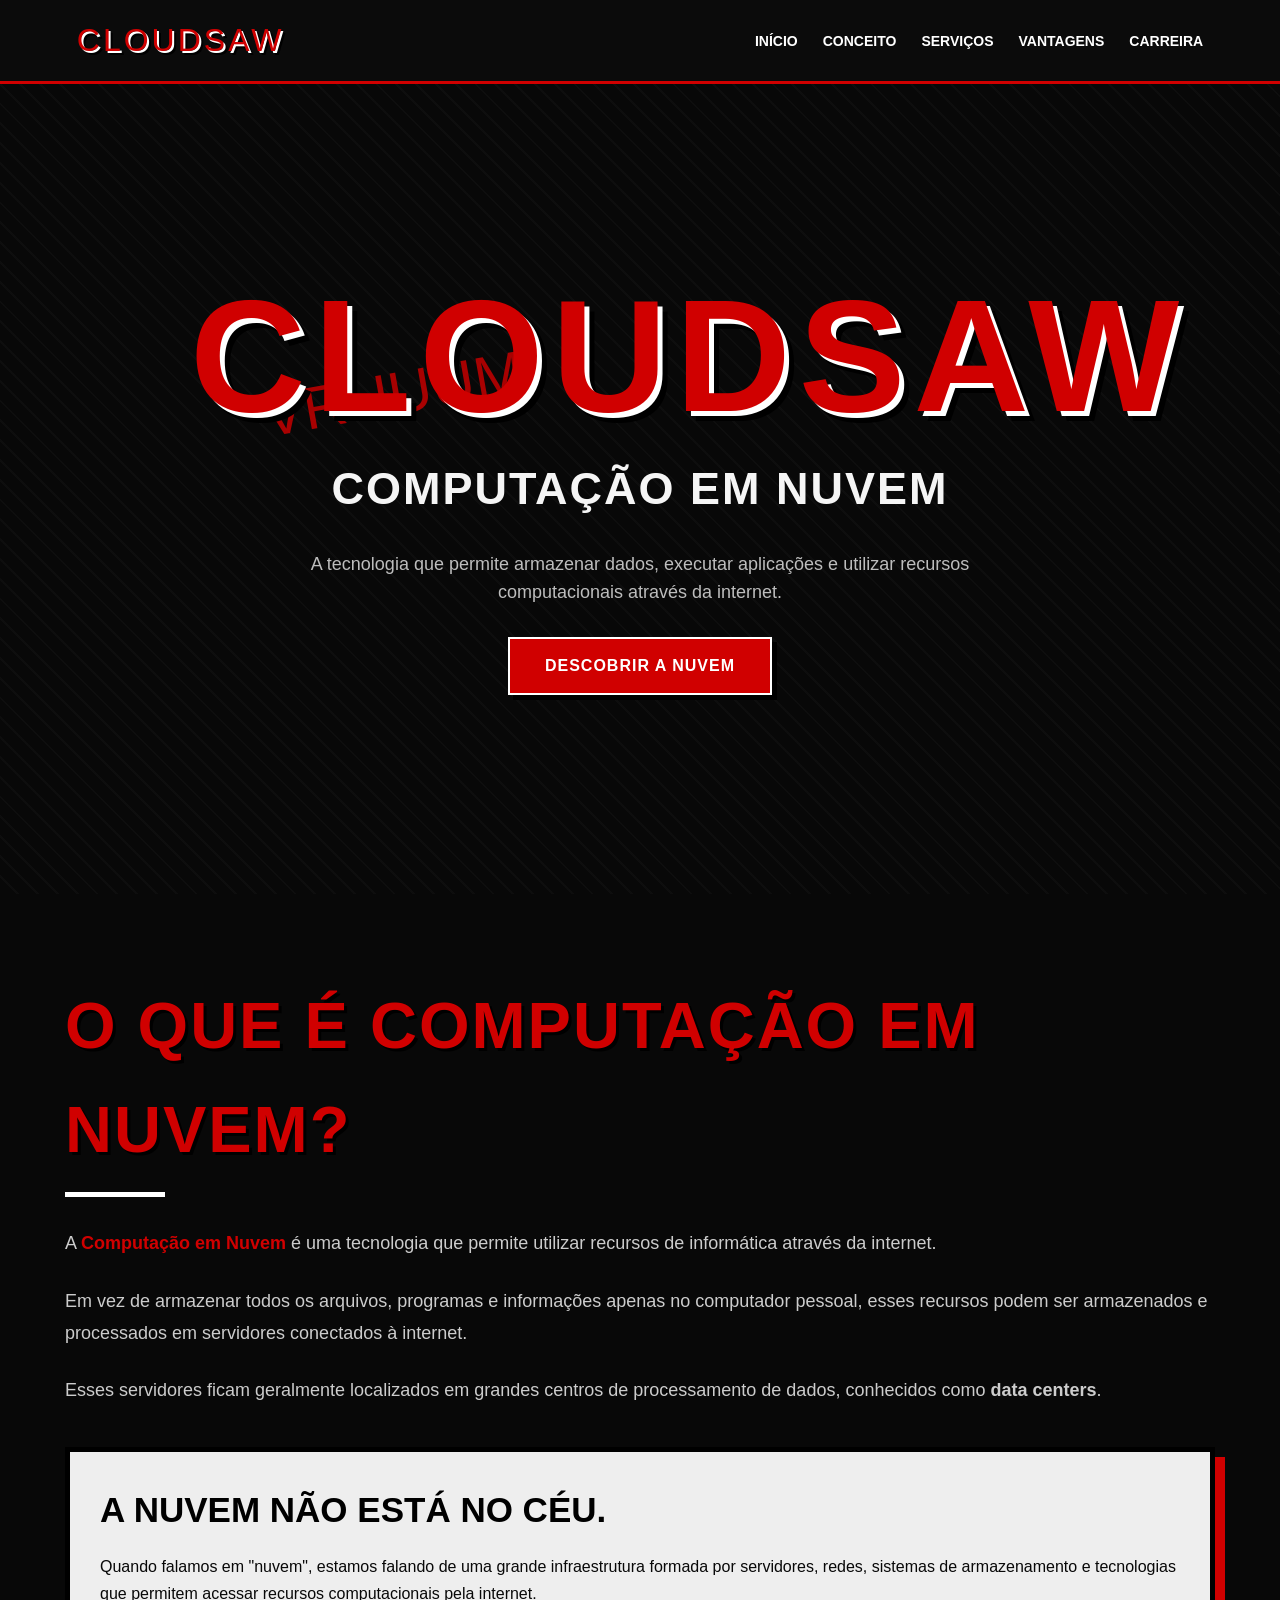
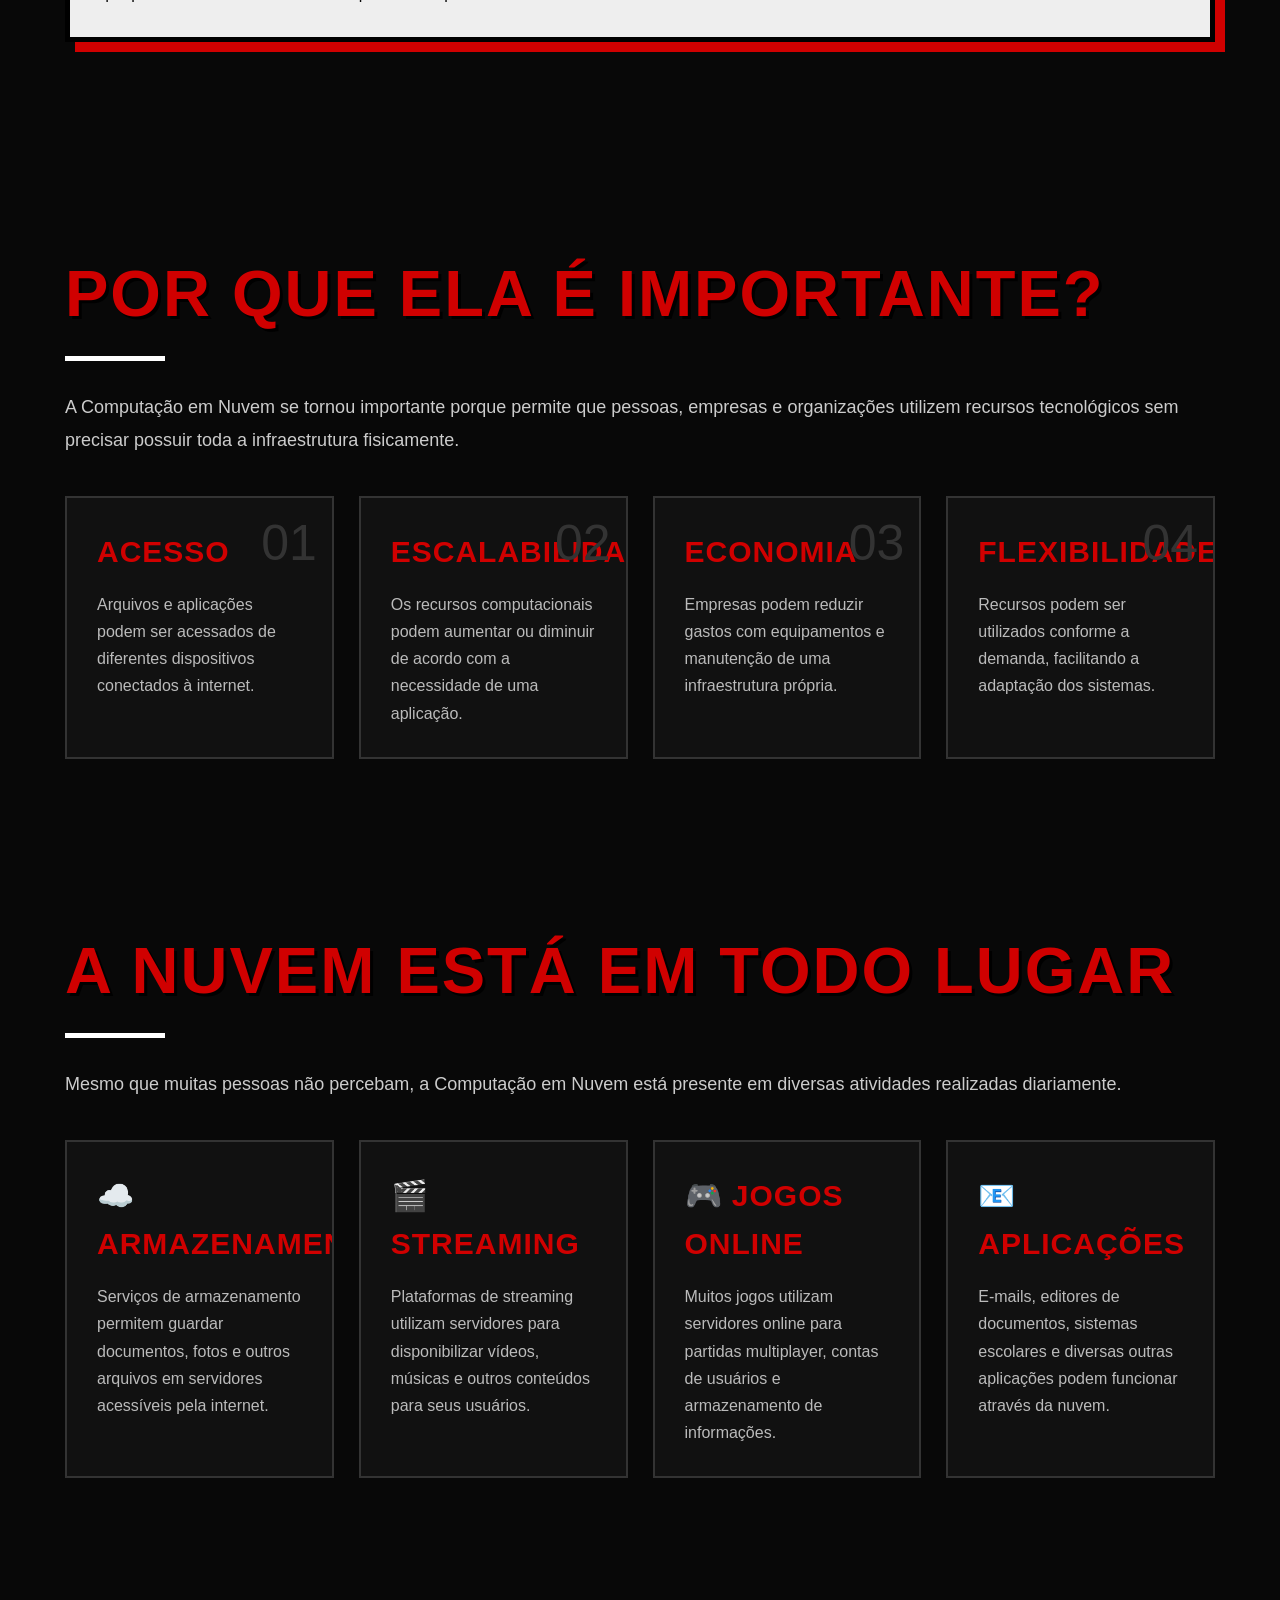
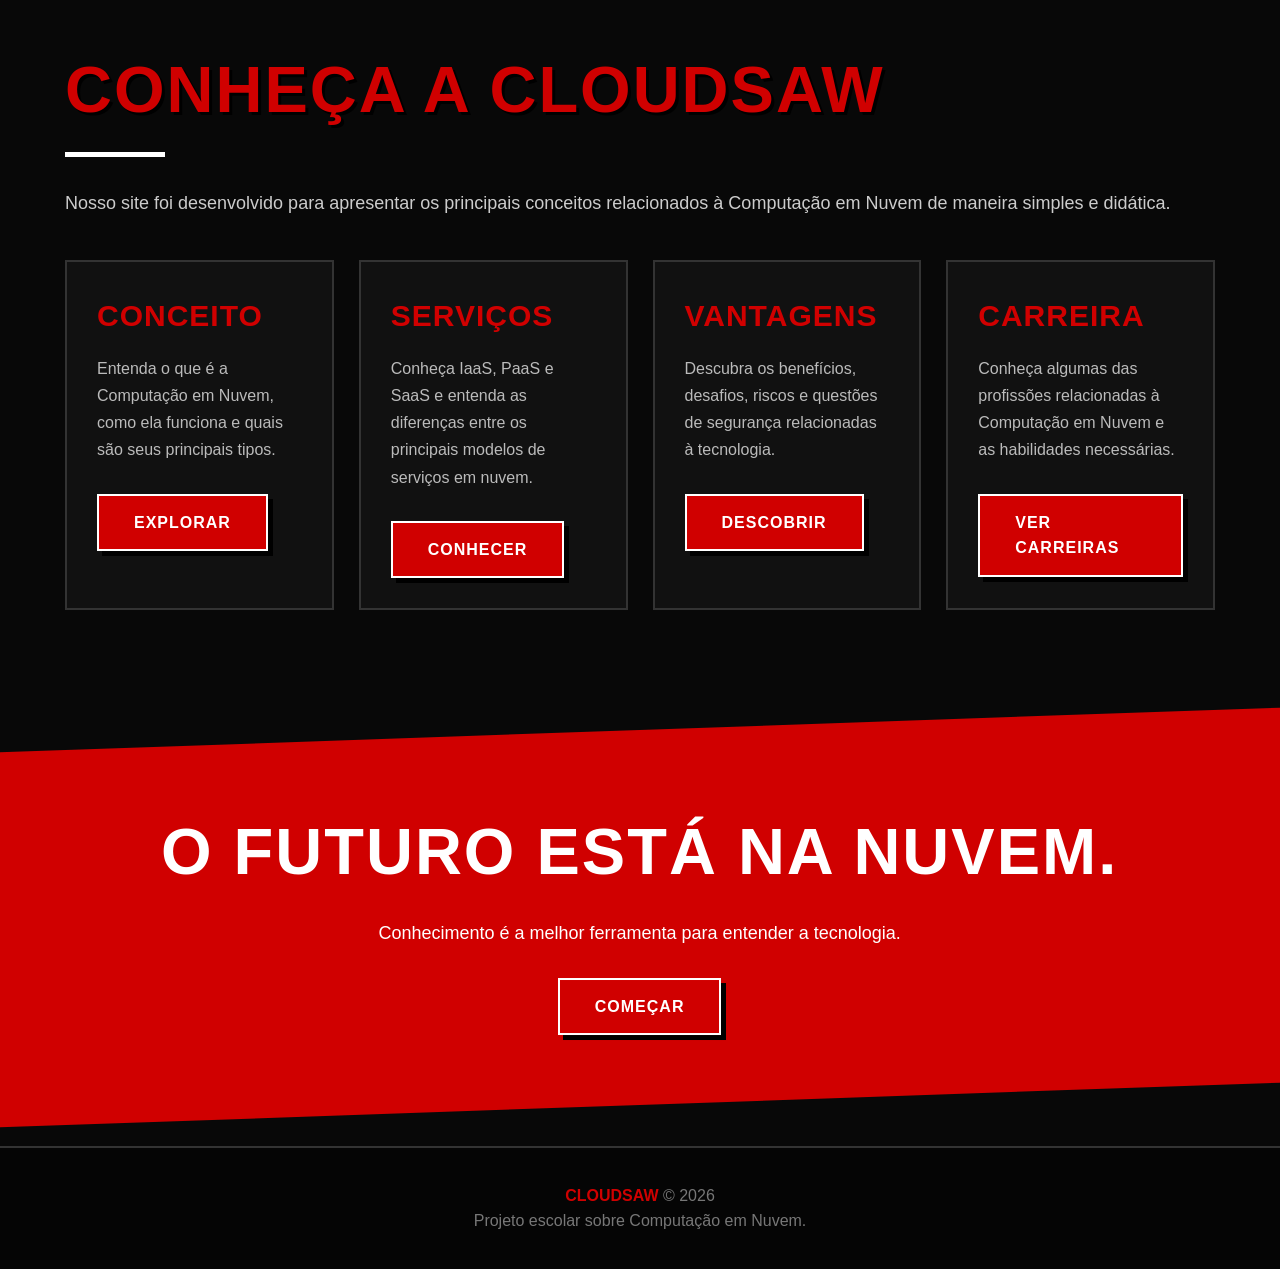
<file: Interfaces Web/3-Bimestre/CLOUDSAW/index.html>
<!DOCTYPE html>
<html lang="pt-BR">

<head>

    <!-- =====================================================
         CONFIGURAÇÕES DA PÁGINA
         ===================================================== -->

    <meta charset="UTF-8">

    <meta name="viewport"
          content="width=device-width, initial-scale=1.0">

    <meta name="description"
          content="CLOUDSAW - Site educativo sobre Computação em Nuvem">

    <title>CLOUDSAW | Computação em Nuvem</title>

    <!-- CSS -->
    <link rel="stylesheet" href="style.css">

</head>


<body>


    <!-- =====================================================
         MENU DE NAVEGAÇÃO
         ===================================================== -->

    <header>

        <nav>

            <!-- LOGO -->

            <a href="index.html" class="logo">
                CLOUDSAW
            </a>


            <!-- LINKS -->

            <ul>

                <li>
                    <a href="index.html">
                        Início
                    </a>
                </li>

                <li>
                    <a href="conceito.html">
                        Conceito
                    </a>
                </li>

                <li>
                    <a href="servicos.html">
                        Serviços
                    </a>
                </li>

                <li>
                    <a href="vantagens.html">
                        Vantagens
                    </a>
                </li>

                <li>
                    <a href="carreira.html">
                        Carreira
                    </a>
                </li>

            </ul>

        </nav>

    </header>



    <!-- =====================================================
         CAPA / HERO
         ===================================================== -->

    <main>

        <section class="hero">

            <div class="hero-content">

                <!-- ONOMATOPEIA DECORATIVA -->

                <span class="onomatopeia"
                      style="top: 15%; left: 8%;">
                    VRUUUM!
                </span>


                <!-- TÍTULO -->

                <h1 class="glitch">
                    CLOUDSAW
                </h1>


                <h2>
                    Computação em Nuvem
                </h2>


                <p>

                    A tecnologia que permite armazenar dados,
                    executar aplicações e utilizar recursos
                    computacionais através da internet.

                </p>


                <!-- BOTÃO -->

                <a href="conceito.html" class="btn">
                    Descobrir a Nuvem
                </a>

            </div>

        </section>



        <!-- =================================================
             INTRODUÇÃO
             ================================================= -->

        <section class="container">

            <h2 class="title">
                O que é Computação em Nuvem?
            </h2>


            <p class="text">

                A <span class="highlight">
                Computação em Nuvem
                </span>
                é uma tecnologia que permite utilizar
                recursos de informática através da internet.

            </p>


            <p class="text">

                Em vez de armazenar todos os arquivos,
                programas e informações apenas no computador
                pessoal, esses recursos podem ser armazenados
                e processados em servidores conectados à internet.

            </p>


            <p class="text">

                Esses servidores ficam geralmente localizados
                em grandes centros de processamento de dados,
                conhecidos como <strong>data centers</strong>.

            </p>


            <!-- PAINEL -->

            <div class="manga-panel">

                <h3>
                    A NUVEM NÃO ESTÁ NO CÉU.
                </h3>

                <p>

                    Quando falamos em "nuvem", estamos falando
                    de uma grande infraestrutura formada por
                    servidores, redes, sistemas de armazenamento
                    e tecnologias que permitem acessar recursos
                    computacionais pela internet.

                </p>

            </div>

        </section>



        <!-- =================================================
             POR QUE A NUVEM É IMPORTANTE?
             ================================================= -->

        <section class="container">

            <h2 class="title">
                Por que ela é importante?
            </h2>


            <p class="text">

                A Computação em Nuvem se tornou importante
                porque permite que pessoas, empresas e
                organizações utilizem recursos tecnológicos
                sem precisar possuir toda a infraestrutura
                fisicamente.

            </p>


            <div class="cards">


                <!-- CARD 1 -->

                <div class="card">

                    <span class="card-number">
                        01
                    </span>

                    <h3>
                        Acesso
                    </h3>

                    <p>

                        Arquivos e aplicações podem ser
                        acessados de diferentes dispositivos
                        conectados à internet.

                    </p>

                </div>


                <!-- CARD 2 -->

                <div class="card">

                    <span class="card-number">
                        02
                    </span>

                    <h3>
                        Escalabilidade
                    </h3>

                    <p>

                        Os recursos computacionais podem
                        aumentar ou diminuir de acordo com
                        a necessidade de uma aplicação.

                    </p>

                </div>


                <!-- CARD 3 -->

                <div class="card">

                    <span class="card-number">
                        03
                    </span>

                    <h3>
                        Economia
                    </h3>

                    <p>

                        Empresas podem reduzir gastos com
                        equipamentos e manutenção de uma
                        infraestrutura própria.

                    </p>

                </div>


                <!-- CARD 4 -->

                <div class="card">

                    <span class="card-number">
                        04
                    </span>

                    <h3>
                        Flexibilidade
                    </h3>

                    <p>

                        Recursos podem ser utilizados
                        conforme a demanda, facilitando
                        a adaptação dos sistemas.

                    </p>

                </div>

            </div>

        </section>



        <!-- =================================================
             EXEMPLOS DO COTIDIANO
             ================================================= -->

        <section class="container">

            <h2 class="title">
                A nuvem está em todo lugar
            </h2>


            <p class="text">

                Mesmo que muitas pessoas não percebam,
                a Computação em Nuvem está presente em
                diversas atividades realizadas diariamente.

            </p>


            <div class="cards">


                <div class="card">

                    <h3>
                        ☁️ Armazenamento
                    </h3>

                    <p>

                        Serviços de armazenamento permitem
                        guardar documentos, fotos e outros
                        arquivos em servidores acessíveis
                        pela internet.

                    </p>

                </div>


                <div class="card">

                    <h3>
                        🎬 Streaming
                    </h3>

                    <p>

                        Plataformas de streaming utilizam
                        servidores para disponibilizar
                        vídeos, músicas e outros conteúdos
                        para seus usuários.

                    </p>

                </div>


                <div class="card">

                    <h3>
                        🎮 Jogos Online
                    </h3>

                    <p>

                        Muitos jogos utilizam servidores
                        online para partidas multiplayer,
                        contas de usuários e armazenamento
                        de informações.

                    </p>

                </div>


                <div class="card">

                    <h3>
                        📧 Aplicações
                    </h3>

                    <p>

                        E-mails, editores de documentos,
                        sistemas escolares e diversas
                        outras aplicações podem funcionar
                        através da nuvem.

                    </p>

                </div>

            </div>

        </section>



        <!-- =================================================
             COMO O SITE ESTÁ ORGANIZADO
             ================================================= -->

        <section class="container">

            <h2 class="title">
                Conheça a CLOUDSAW
            </h2>


            <p class="text">

                Nosso site foi desenvolvido para apresentar
                os principais conceitos relacionados à
                Computação em Nuvem de maneira simples
                e didática.

            </p>


            <div class="cards">


                <div class="card">

                    <h3>
                        Conceito
                    </h3>

                    <p>

                        Entenda o que é a Computação em Nuvem,
                        como ela funciona e quais são seus
                        principais tipos.

                    </p>

                    <a href="conceito.html"
                       class="btn">

                        Explorar

                    </a>

                </div>


                <div class="card">

                    <h3>
                        Serviços
                    </h3>

                    <p>

                        Conheça IaaS, PaaS e SaaS e entenda
                        as diferenças entre os principais
                        modelos de serviços em nuvem.

                    </p>

                    <a href="servicos.html"
                       class="btn">

                        Conhecer

                    </a>

                </div>


                <div class="card">

                    <h3>
                        Vantagens
                    </h3>

                    <p>

                        Descubra os benefícios, desafios,
                        riscos e questões de segurança
                        relacionadas à tecnologia.

                    </p>

                    <a href="vantagens.html"
                       class="btn">

                        Descobrir

                    </a>

                </div>


                <div class="card">

                    <h3>
                        Carreira
                    </h3>

                    <p>

                        Conheça algumas das profissões
                        relacionadas à Computação em Nuvem
                        e as habilidades necessárias.

                    </p>

                    <a href="carreira.html"
                       class="btn">

                        Ver carreiras

                    </a>

                </div>

            </div>

        </section>



        <!-- =================================================
             BANNER FINAL
             ================================================= -->

        <section class="banner">

            <div class="banner-content">

                <h2>
                    O FUTURO ESTÁ NA NUVEM.
                </h2>

                <p>

                    Conhecimento é a melhor ferramenta
                    para entender a tecnologia.

                </p>

                <a href="conceito.html"
                   class="btn">

                    Começar

                </a>

            </div>

        </section>

    </main>



    <!-- =====================================================
         RODAPÉ
         ===================================================== -->

    <footer>

        <p>

            <strong>CLOUDSAW</strong>
            © 2026

        </p>

        <p>

            Projeto escolar sobre
            Computação em Nuvem.

        </p>

    </footer>


</body>

</html>
</file>
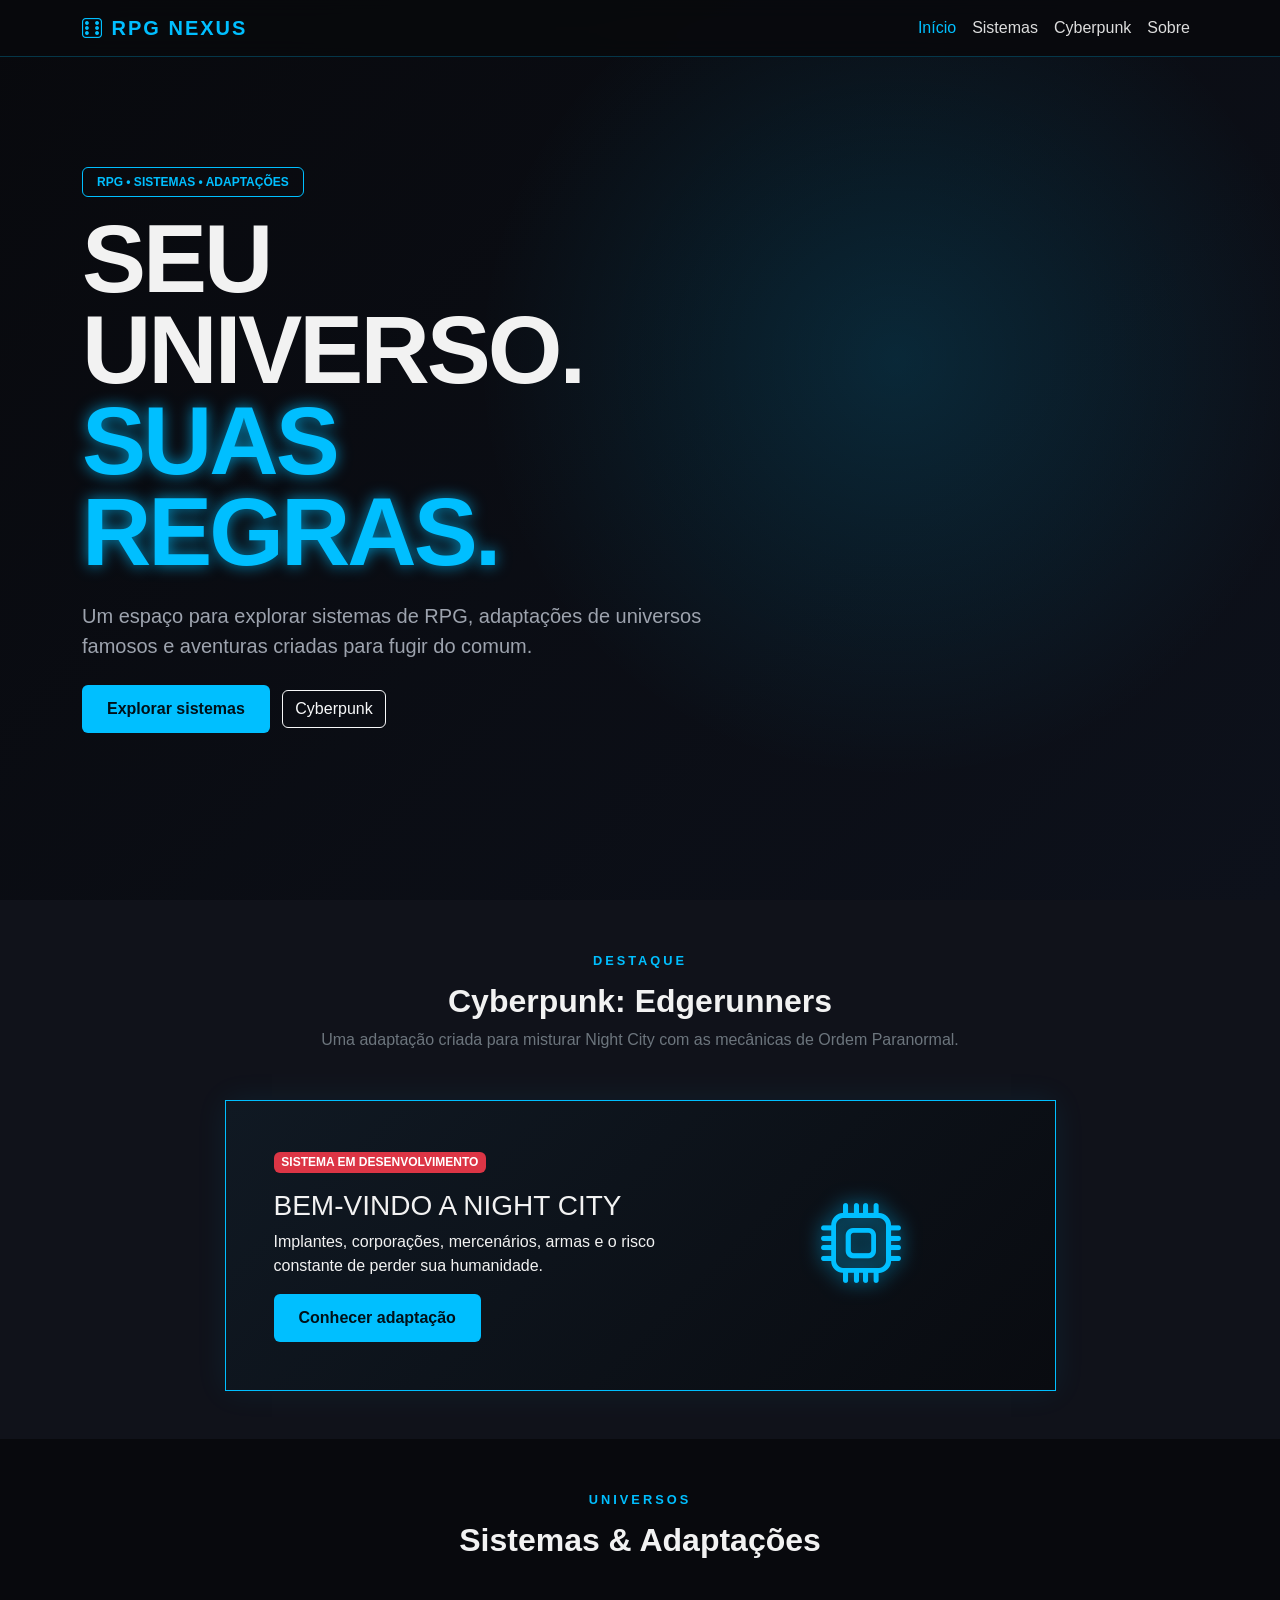
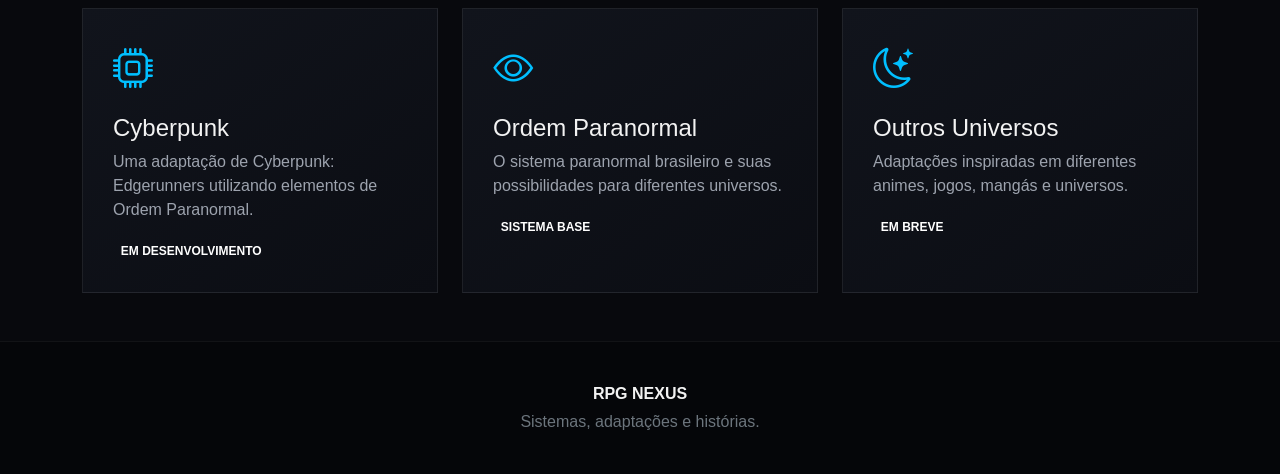
<file: Interfaces Web/3-Bimestre/RPG-NEXUS/index.html>
<!DOCTYPE html>
<html lang="pt-BR">
<head>
    <meta charset="UTF-8">
    <meta name="viewport" content="width=device-width, initial-scale=1.0">

    <title>RPG Nexus | Sistemas & Aventuras</title>

    <!-- Bootstrap -->
    <link 
        href="https://cdn.jsdelivr.net/npm/bootstrap@5.3.3/dist/css/bootstrap.min.css" 
        rel="stylesheet"
    >

    <!-- Bootstrap Icons -->
    <link 
        rel="stylesheet" 
        href="https://cdn.jsdelivr.net/npm/bootstrap-icons@1.11.3/font/bootstrap-icons.min.css"
    >

    <!-- CSS próprio -->
    <link rel="stylesheet" href="css/style.css">
</head>

<body>

<!-- NAVBAR -->
<nav class="navbar navbar-expand-lg navbar-dark fixed-top">
    <div class="container">

        <a class="navbar-brand fw-bold" href="index.html">
            <i class="bi bi-dice-6"></i> RPG NEXUS
        </a>

        <button 
            class="navbar-toggler" 
            type="button" 
            data-bs-toggle="collapse" 
            data-bs-target="#menu"
        >
            <span class="navbar-toggler-icon"></span>
        </button>

        <div class="collapse navbar-collapse" id="menu">

            <ul class="navbar-nav ms-auto">

                <li class="nav-item">
                    <a class="nav-link active" href="index.html">
                        Início
                    </a>
                </li>

                <li class="nav-item">
                    <a class="nav-link" href="sistemas.html">
                        Sistemas
                    </a>
                </li>

                <li class="nav-item">
                    <a class="nav-link" href="cyberpunk.html">
                        Cyberpunk
                    </a>
                </li>

                <li class="nav-item">
                    <a class="nav-link" href="sobre.html">
                        Sobre
                    </a>
                </li>

            </ul>

        </div>
    </div>
</nav>


<!-- HERO -->
<header class="hero">

    <div class="container">

        <div class="row align-items-center min-vh-100">

            <div class="col-lg-7">

                <span class="badge cyber-badge mb-3">
                    RPG • SISTEMAS • ADAPTAÇÕES
                </span>

                <h1>
                    SEU UNIVERSO.
                    <span>SUAS REGRAS.</span>
                </h1>

                <p class="lead mt-4">
                    Um espaço para explorar sistemas de RPG,
                    adaptações de universos famosos e aventuras
                    criadas para fugir do comum.
                </p>

                <div class="mt-4">

                    <a href="sistemas.html" class="btn btn-neon me-2">
                        Explorar sistemas
                    </a>

                    <a href="cyberpunk.html" class="btn btn-outline-light">
                        Cyberpunk
                    </a>

                </div>

            </div>

        </div>

    </div>

</header>


<!-- DESTAQUE -->
<section class="section-dark py-5">

    <div class="container">

        <div class="text-center mb-5">

            <span class="section-tag">
                DESTAQUE
            </span>

            <h2 class="section-title">
                Cyberpunk: Edgerunners
            </h2>

            <p class="text-secondary">
                Uma adaptação criada para misturar Night City
                com as mecânicas de Ordem Paranormal.
            </p>

        </div>


        <div class="row justify-content-center">

            <div class="col-lg-9">

                <div class="cyber-card p-4 p-lg-5">

                    <div class="row align-items-center">

                        <div class="col-md-7">

                            <span class="badge bg-danger mb-3">
                                SISTEMA EM DESENVOLVIMENTO
                            </span>

                            <h3>
                                BEM-VINDO A NIGHT CITY
                            </h3>

                            <p>
                                Implantes, corporações, mercenários,
                                armas e o risco constante de perder
                                sua humanidade.
                            </p>

                            <a 
                                href="cyberpunk.html" 
                                class="btn btn-neon"
                            >
                                Conhecer adaptação
                            </a>

                        </div>

                        <div class="col-md-5 text-center mt-4 mt-md-0">

                            <i class="bi bi-cpu display-1 neon-icon"></i>

                        </div>

                    </div>

                </div>

            </div>

        </div>

    </div>

</section>


<!-- SISTEMAS -->
<section class="py-5">

    <div class="container">

        <div class="text-center mb-5">

            <span class="section-tag">
                UNIVERSOS
            </span>

            <h2 class="section-title">
                Sistemas & Adaptações
            </h2>

        </div>


        <div class="row g-4">


            <!-- CARD 1 -->
            <div class="col-md-6 col-lg-4">

                <div class="system-card h-100">

                    <div class="card-icon">
                        <i class="bi bi-cpu"></i>
                    </div>

                    <h4>
                        Cyberpunk
                    </h4>

                    <p>
                        Uma adaptação de Cyberpunk: Edgerunners
                        utilizando elementos de Ordem Paranormal.
                    </p>

                    <span class="badge">
                        EM DESENVOLVIMENTO
                    </span>

                </div>

            </div>


            <!-- CARD 2 -->
            <div class="col-md-6 col-lg-4">

                <div class="system-card h-100">

                    <div class="card-icon">
                        <i class="bi bi-eye"></i>
                    </div>

                    <h4>
                        Ordem Paranormal
                    </h4>

                    <p>
                        O sistema paranormal brasileiro e suas
                        possibilidades para diferentes universos.
                    </p>

                    <span class="badge">
                        SISTEMA BASE
                    </span>

                </div>

            </div>


            <!-- CARD 3 -->
            <div class="col-md-6 col-lg-4">

                <div class="system-card h-100">

                    <div class="card-icon">
                        <i class="bi bi-moon-stars"></i>
                    </div>

                    <h4>
                        Outros Universos
                    </h4>

                    <p>
                        Adaptações inspiradas em diferentes
                        animes, jogos, mangás e universos.
                    </p>

                    <span class="badge">
                        EM BREVE
                    </span>

                </div>

            </div>


        </div>

    </div>

</section>


<!-- FOOTER -->
<footer>

    <div class="container text-center">

        <p class="mb-1">
            <strong>RPG NEXUS</strong>
        </p>

        <p class="text-secondary mb-0">
            Sistemas, adaptações e histórias.
        </p>

    </div>

</footer>


<!-- Bootstrap JS -->
<script 
    src="https://cdn.jsdelivr.net/npm/bootstrap@5.3.3/dist/js/bootstrap.bundle.min.js">
</script>

<script src="js/script.js"></script>

</body>
</html>
</file>
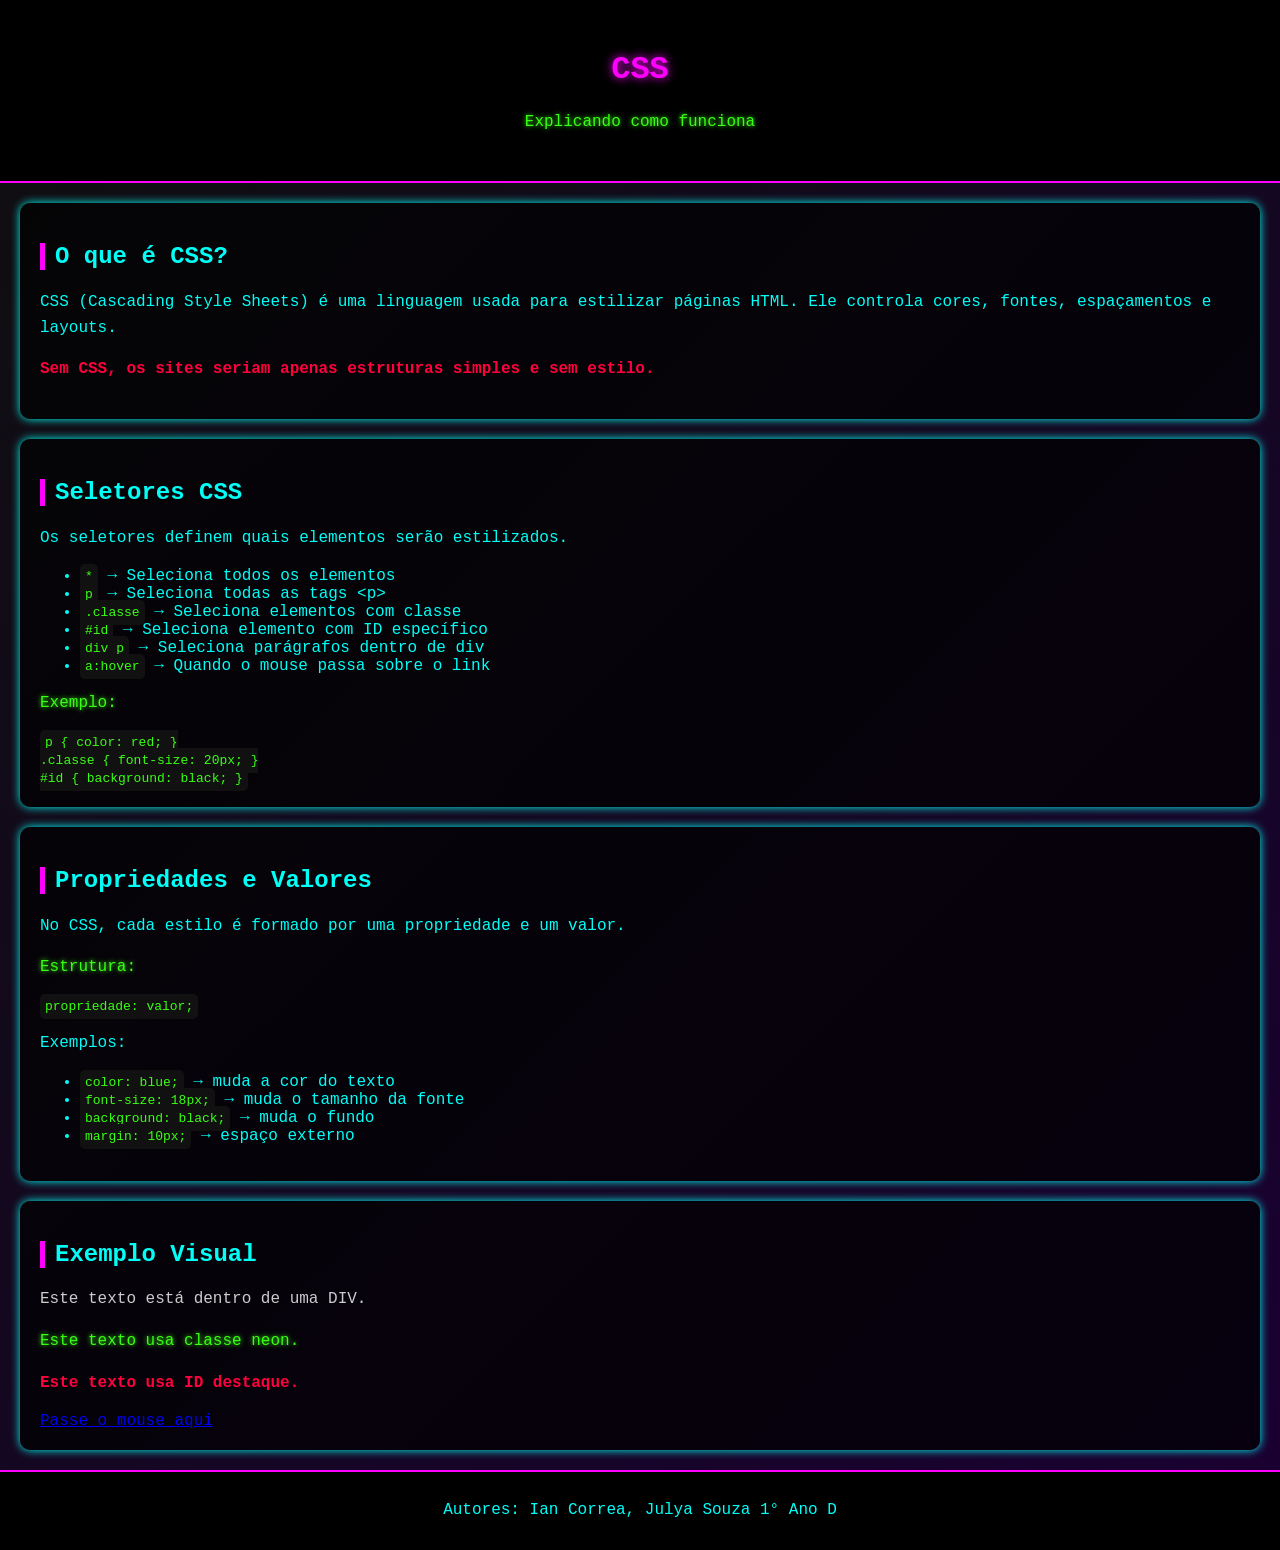
<file: Interfaces Web/2° Bimestre/cyberpunk.html>
<!DOCTYPE html>
<html lang="pt-BR">
<head>
    <meta charset="UTF-8">
    <title>CSS - Cyberpunk Edgerunners</title>

    <style>
        /* ===== ESTILO GERAL ===== */
        body {
            background: linear-gradient(135deg, #0f0f0f, #1a0033);
            color: #00fff7;
            font-family: 'Courier New', monospace;
            margin: 0;
            padding: 0;
        }

        header {
            text-align: center;
            padding: 30px;
            background: black;
            border-bottom: 2px solid #ff00ff;
        }

        h1 {
            color: #ff00ff;
            text-shadow: 0 0 10px #ff00ff;
        }

        h2 {
            color: #00fff7;
            border-left: 5px solid #ff00ff;
            padding-left: 10px;
        }

        section {
            padding: 20px;
            margin: 20px;
            background: rgba(0, 0, 0, 0.7);
            border-radius: 10px;
            box-shadow: 0 0 10px #00fff7;
        }

        p {
            line-height: 1.6;
        }

        code {
            background: #111;
            color: #39ff14;
            padding: 5px;
            border-radius: 5px;
        }

        /* ===== SELETORES ===== */
        .neon {
            color: #39ff14;
            text-shadow: 0 0 5px #39ff14;
        }

        #destaque {
            color: #ff003c;
            font-weight: bold;
        }

        div p {
            color: #cccccc;
        }

        a:hover {
            color: #ff00ff;
        }

        footer {
            text-align: center;
            padding: 10px;
            background: black;
            border-top: 2px solid #ff00ff;
        }
    </style>
</head>

<body>

<header>
    <h1>CSS</h1>
    <p class="neon">Explicando como funciona</p>
</header>

<section>
    <h2>O que é CSS?</h2>
    <p>
        CSS (Cascading Style Sheets) é uma linguagem usada para estilizar páginas HTML.
        Ele controla cores, fontes, espaçamentos e layouts.
    </p>
    <p id="destaque">
        Sem CSS, os sites seriam apenas estruturas simples e sem estilo.
    </p>
</section>

<section>
    <h2>Seletores CSS</h2>
    <p>Os seletores definem quais elementos serão estilizados.</p>

    <ul>
        <li><code>*</code> → Seleciona todos os elementos</li>
        <li><code>p</code> → Seleciona todas as tags &lt;p&gt;</li>
        <li><code>.classe</code> → Seleciona elementos com classe</li>
        <li><code>#id</code> → Seleciona elemento com ID específico</li>
        <li><code>div p</code> → Seleciona parágrafos dentro de div</li>
        <li><code>a:hover</code> → Quando o mouse passa sobre o link</li>
    </ul>

    <p class="neon">Exemplo:</p>
    <code>
        p { color: red; }<br>
        .classe { font-size: 20px; }<br>
        #id { background: black; }
    </code>
</section>

<section>
    <h2>Propriedades e Valores</h2>
    <p>
        No CSS, cada estilo é formado por uma propriedade e um valor.
    </p>

    <p class="neon">Estrutura:</p>
    <code>
        propriedade: valor;
    </code>

    <p>Exemplos:</p>
    <ul>
        <li><code>color: blue;</code> → muda a cor do texto</li>
        <li><code>font-size: 18px;</code> → muda o tamanho da fonte</li>
        <li><code>background: black;</code> → muda o fundo</li>
        <li><code>margin: 10px;</code> → espaço externo</li>
    </ul>
</section>

<section>
    <h2>Exemplo Visual</h2>
    <div>
        <p>Este texto está dentro de uma DIV.</p>
    </div>

    <p class="neon">Este texto usa classe neon.</p>
    <p id="destaque">Este texto usa ID destaque.</p>

    <a href="#">Passe o mouse aqui</a>
</section>

<footer>
    <p>Autores: Ian Correa, Julya Souza 1° Ano D    </p>
</footer>

</body>
</html>
</file>
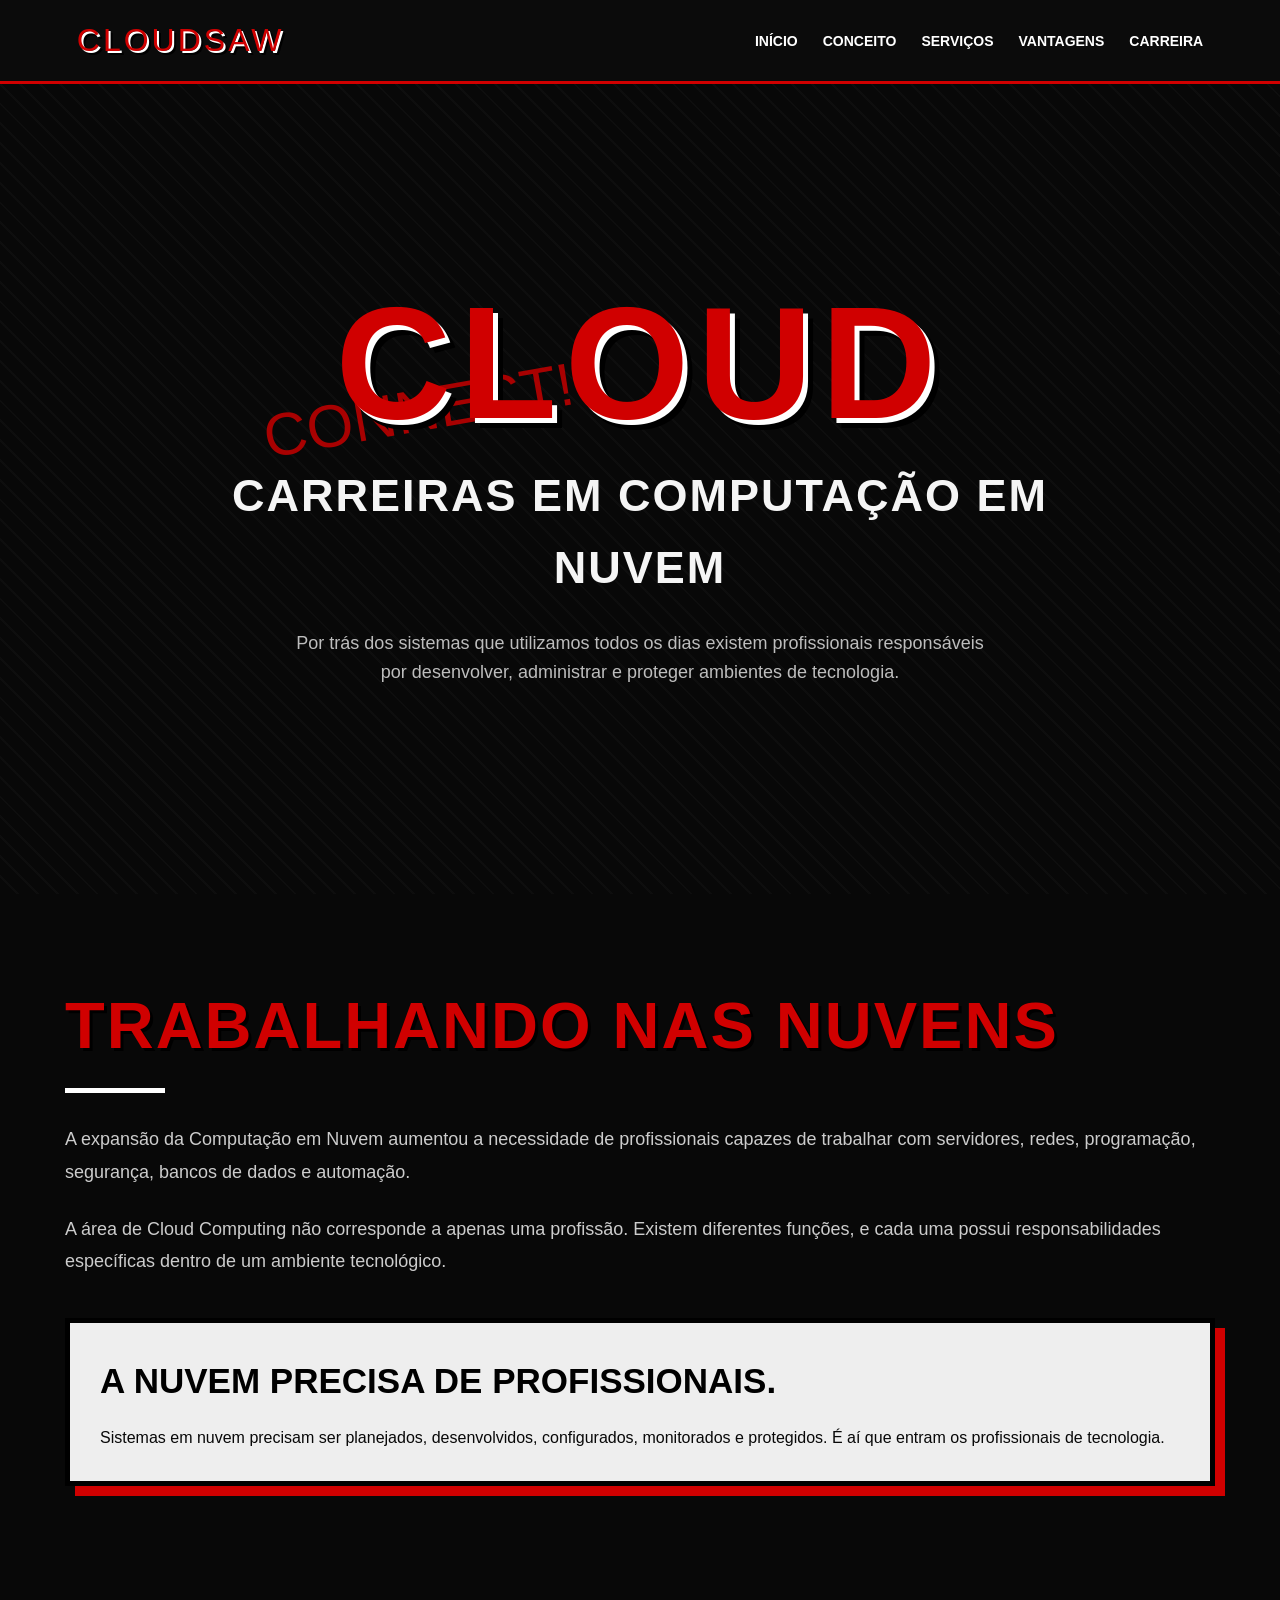
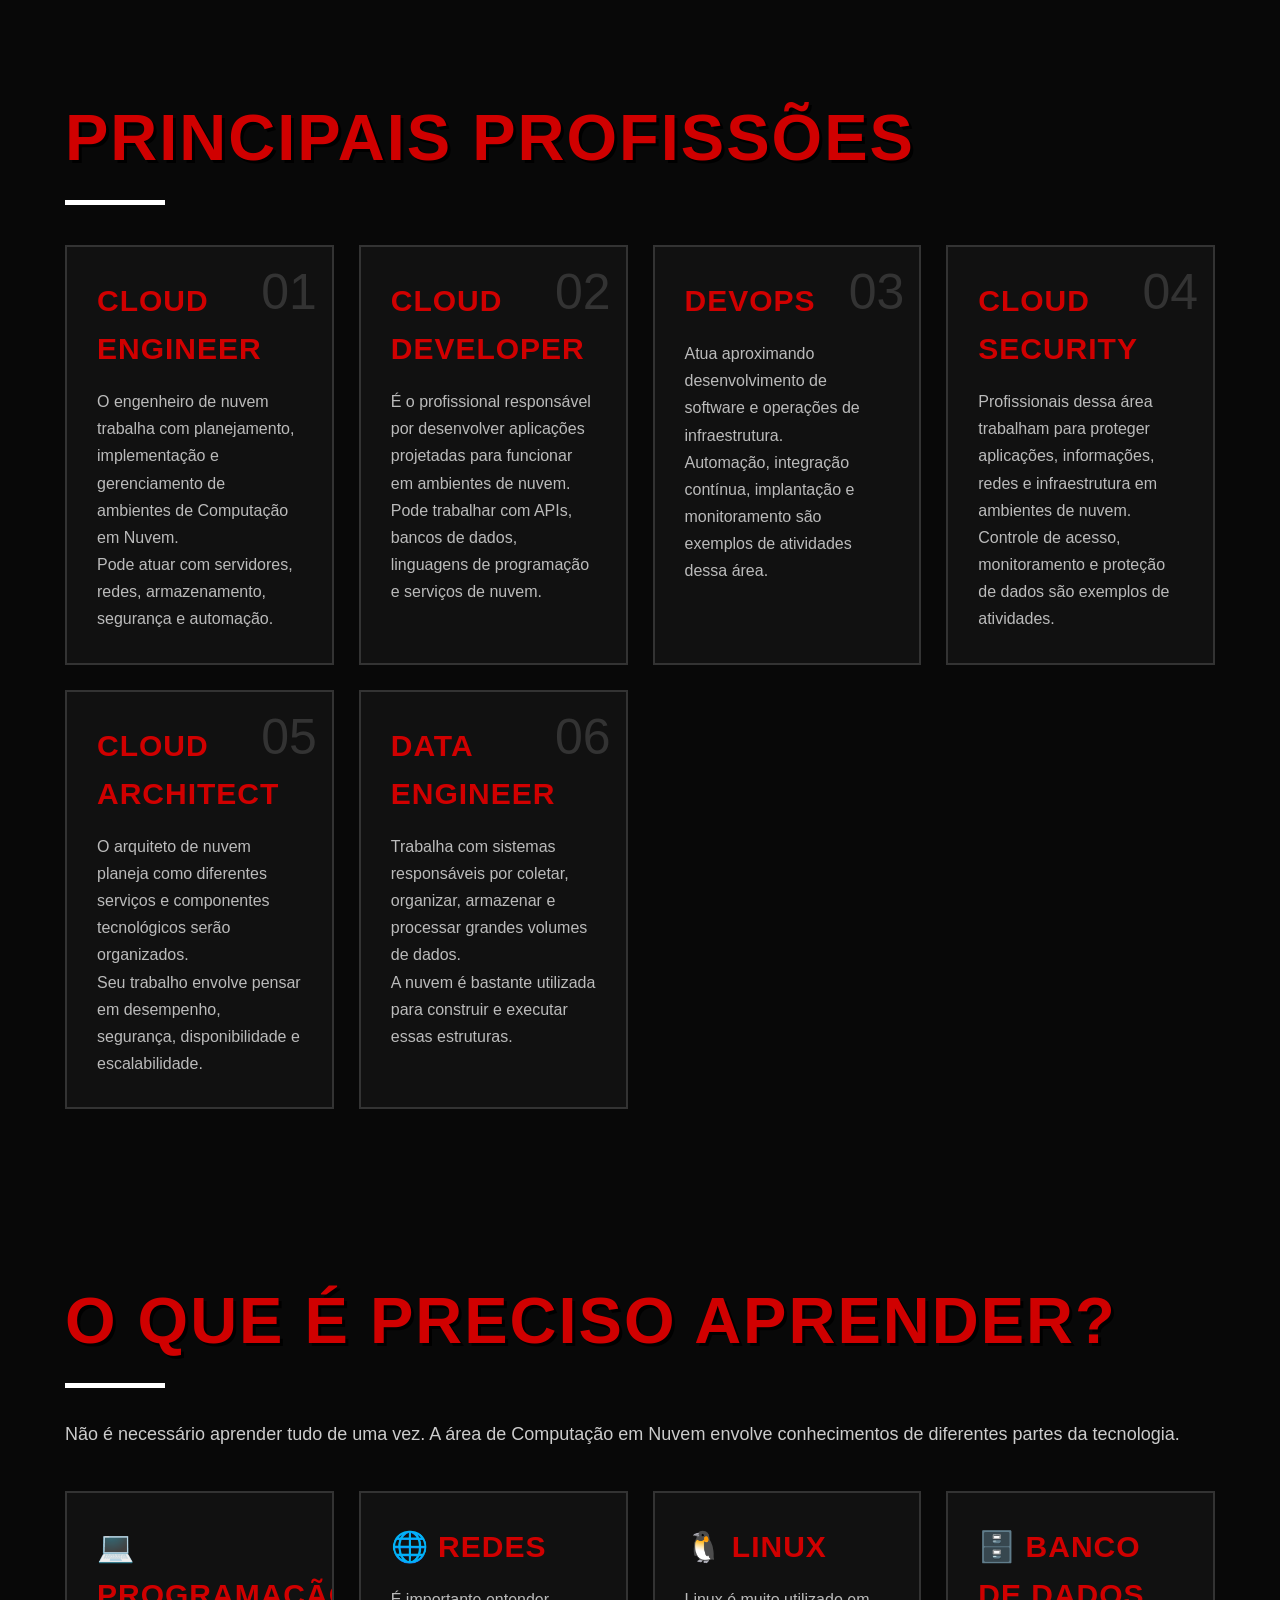
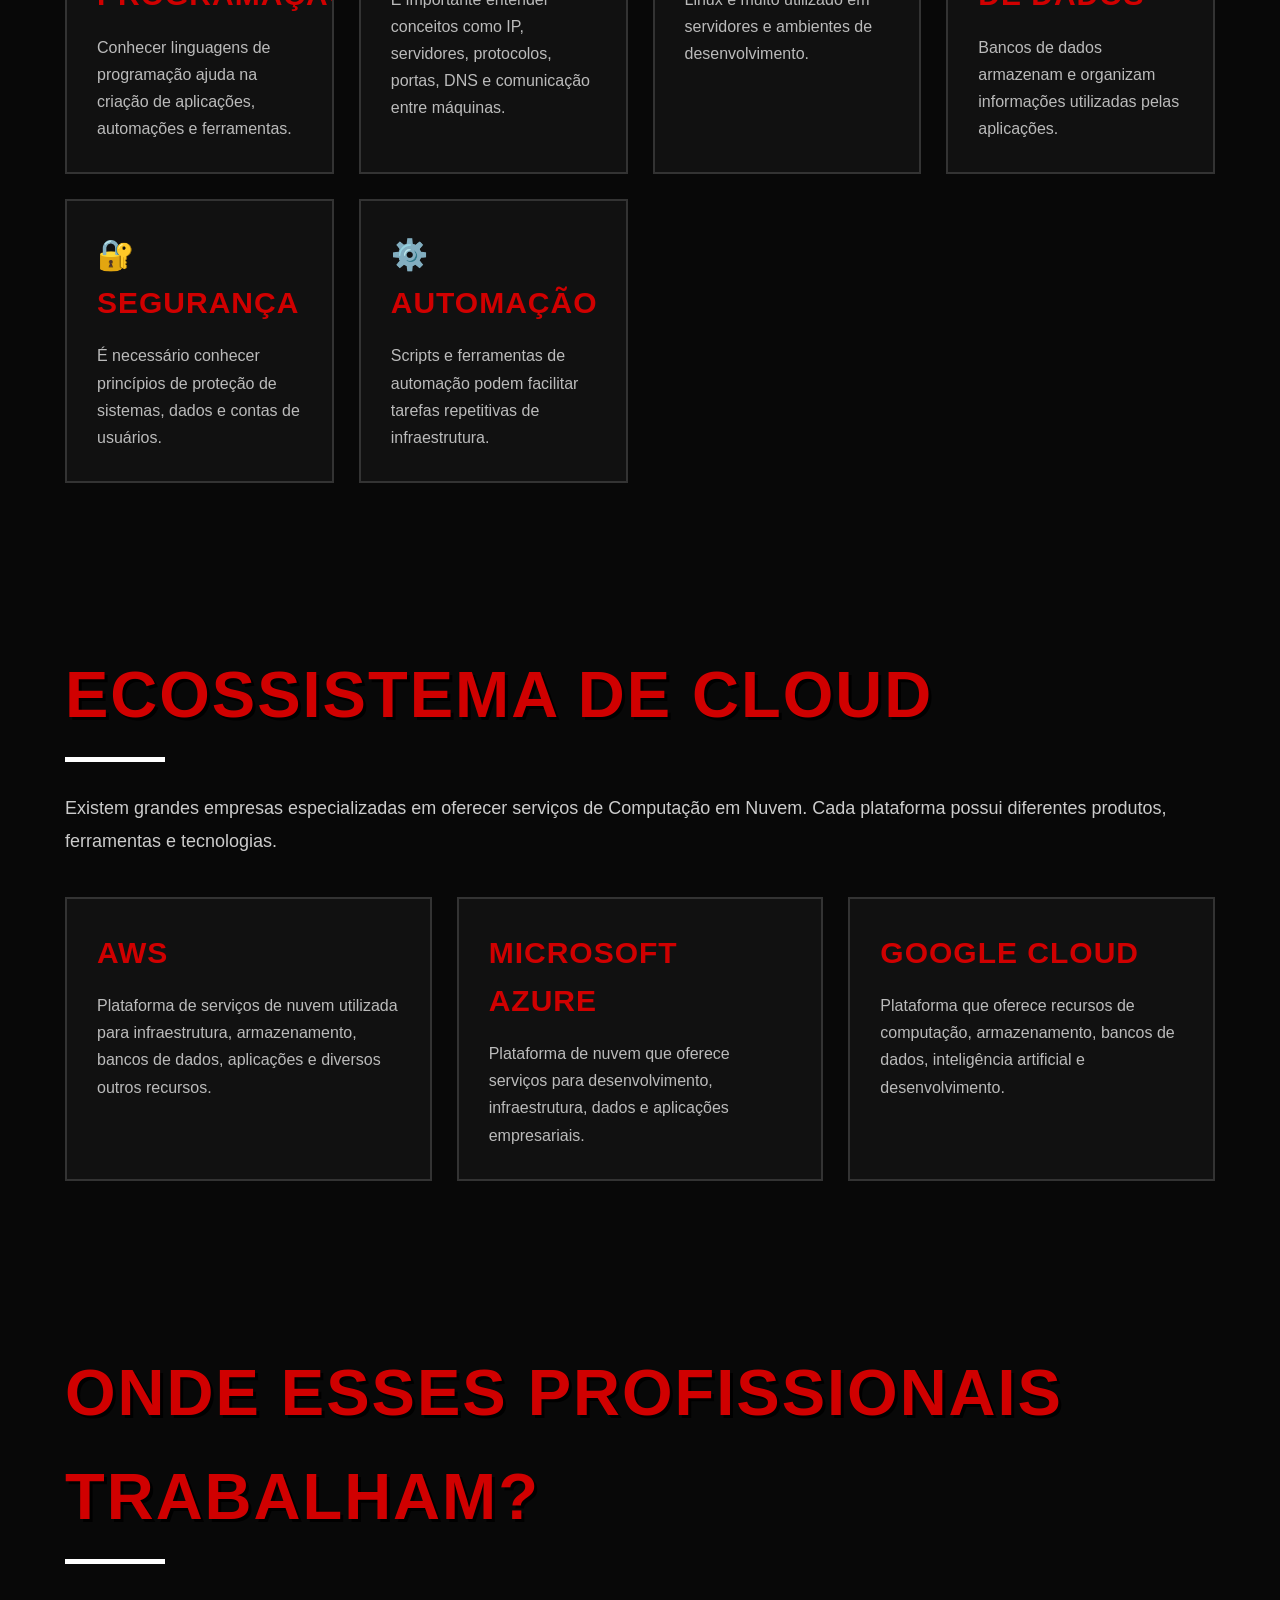
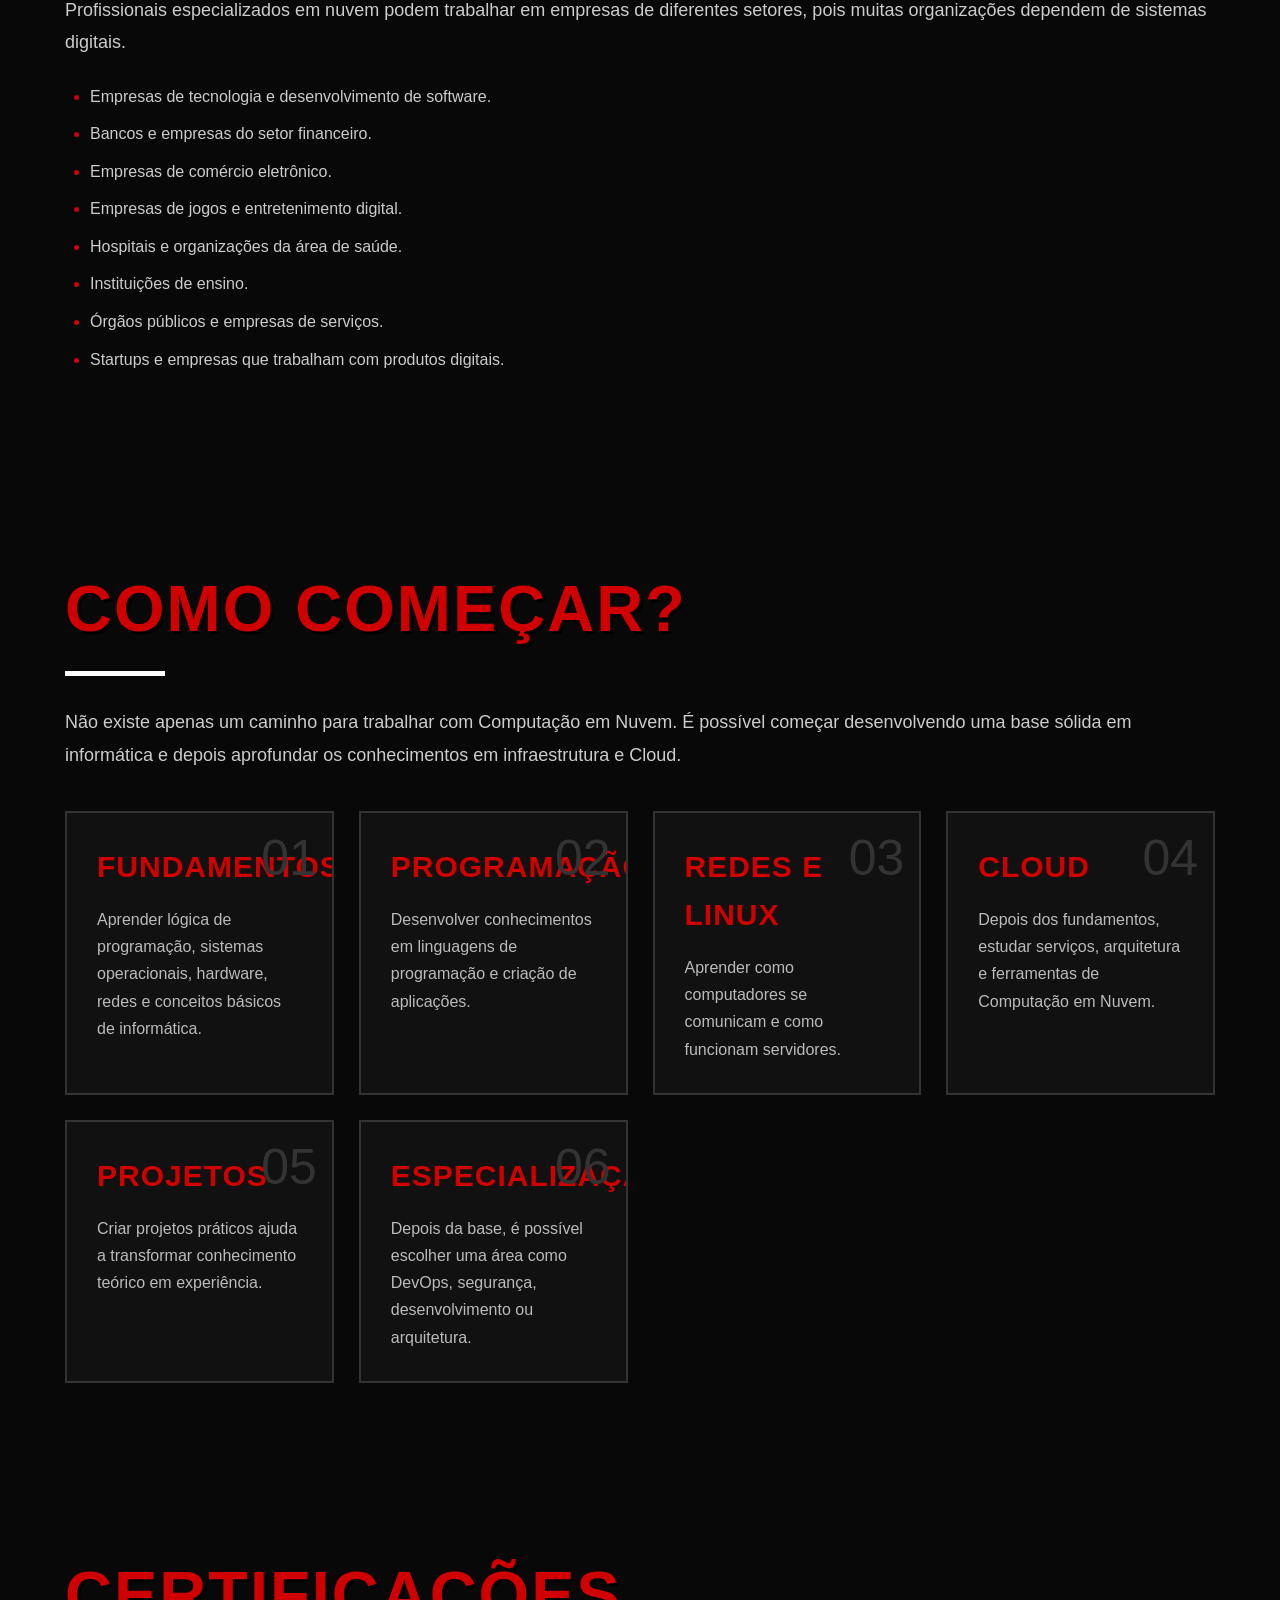
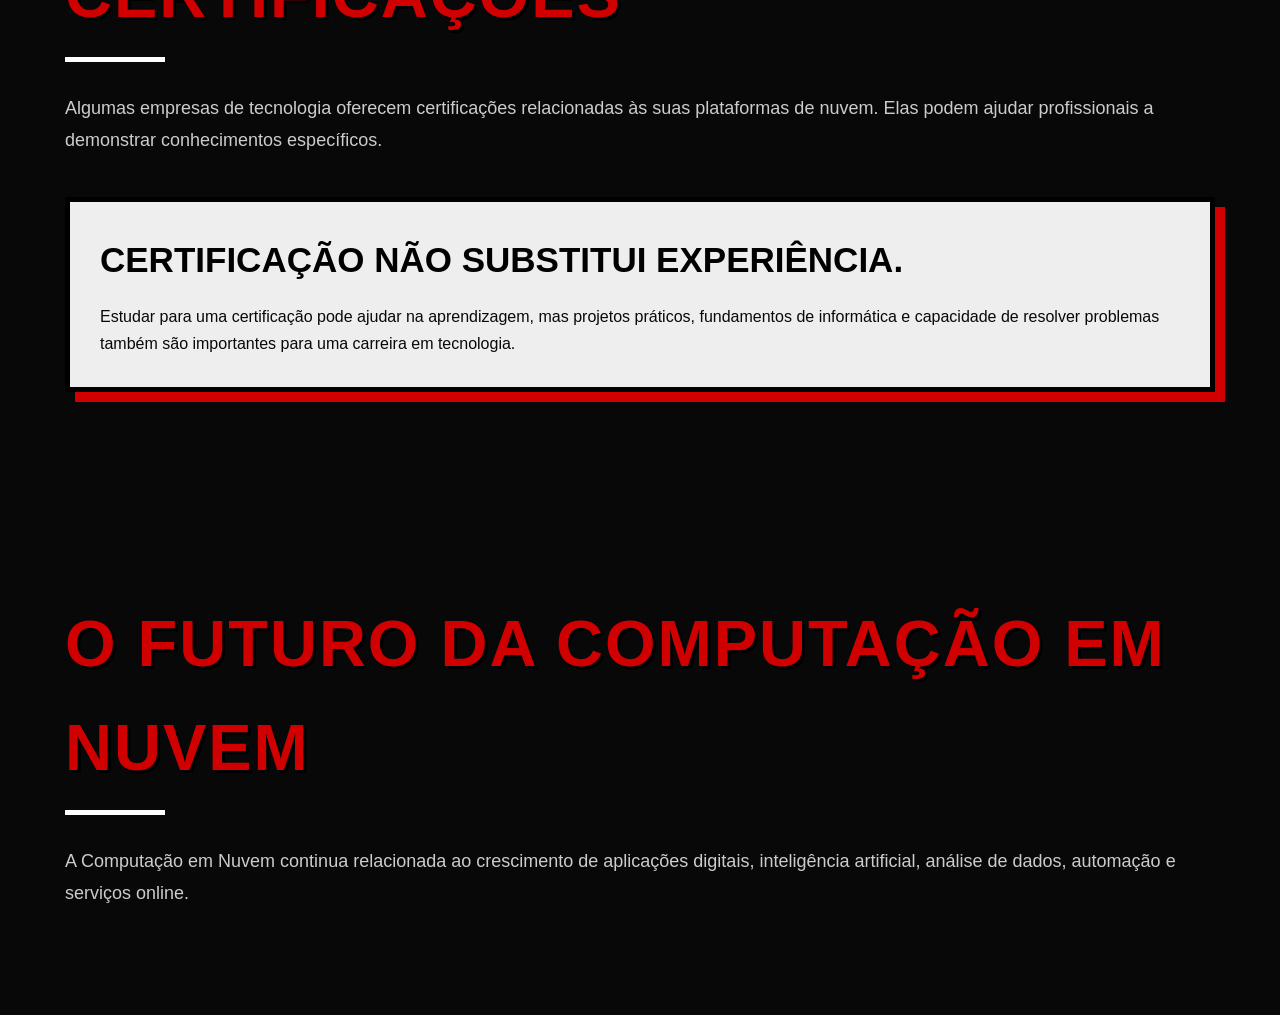
<file: Interfaces Web/3-Bimestre/CLOUDSAW/carreira.html>
<!DOCTYPE html>
<html lang="pt-BR">

<head>

    <!-- =====================================================
         CONFIGURAÇÕES DA PÁGINA
         ===================================================== -->

    <meta charset="UTF-8">

    <meta name="viewport"
          content="width=device-width, initial-scale=1.0">

    <meta name="description"
          content="Conheça as principais profissões e habilidades relacionadas à Computação em Nuvem.">

    <title>Carreira | CLOUDSAW</title>

    <link rel="stylesheet" href="style.css">

</head>


<body>


    <!-- =====================================================
         MENU DE NAVEGAÇÃO
         ===================================================== -->

    <header>

        <nav>

            <a href="index.html" class="logo">
                CLOUDSAW
            </a>


            <ul>

                <li>
                    <a href="index.html">
                        Início
                    </a>
                </li>

                <li>
                    <a href="conceito.html">
                        Conceito
                    </a>
                </li>

                <li>
                    <a href="servicos.html">
                        Serviços
                    </a>
                </li>

                <li>
                    <a href="vantagens.html">
                        Vantagens
                    </a>
                </li>

                <li>
                    <a href="carreira.html">
                        Carreira
                    </a>
                </li>

            </ul>

        </nav>

    </header>



    <!-- =====================================================
         CONTEÚDO PRINCIPAL
         ===================================================== -->

    <main>


        <!-- =================================================
             HERO
             ================================================= -->

        <section class="hero">

            <div class="hero-content">

                <span class="onomatopeia"
                      style="top: 18%; left: 8%;">
                    CONNECT!
                </span>


                <h1 class="glitch">
                    CLOUD
                </h1>


                <h2>
                    Carreiras em Computação em Nuvem
                </h2>


                <p>

                    Por trás dos sistemas que utilizamos
                    todos os dias existem profissionais
                    responsáveis por desenvolver, administrar
                    e proteger ambientes de tecnologia.

                </p>

            </div>

        </section>



        <!-- =================================================
             INTRODUÇÃO
             ================================================= -->

        <section class="container">

            <h2 class="title">
                Trabalhando nas nuvens
            </h2>


            <p class="text">

                A expansão da Computação em Nuvem aumentou
                a necessidade de profissionais capazes de
                trabalhar com servidores, redes, programação,
                segurança, bancos de dados e automação.

            </p>


            <p class="text">

                A área de Cloud Computing não corresponde a
                apenas uma profissão.

                Existem diferentes funções, e cada uma possui
                responsabilidades específicas dentro de um
                ambiente tecnológico.

            </p>


            <div class="manga-panel">

                <h3>
                    A NUVEM PRECISA DE PROFISSIONAIS.
                </h3>

                <p>

                    Sistemas em nuvem precisam ser planejados,
                    desenvolvidos, configurados, monitorados
                    e protegidos.

                    É aí que entram os profissionais de
                    tecnologia.

                </p>

            </div>

        </section>



        <!-- =================================================
             PROFISSÕES
             ================================================= -->

        <section class="container">

            <h2 class="title">
                Principais profissões
            </h2>


            <div class="cards">


                <!-- CLOUD ENGINEER -->

                <div class="card">

                    <span class="card-number">
                        01
                    </span>

                    <h3>
                        Cloud Engineer
                    </h3>

                    <p>

                        O engenheiro de nuvem trabalha com
                        planejamento, implementação e
                        gerenciamento de ambientes de
                        Computação em Nuvem.

                    </p>

                    <p>

                        Pode atuar com servidores, redes,
                        armazenamento, segurança e
                        automação.

                    </p>

                </div>



                <!-- CLOUD DEVELOPER -->

                <div class="card">

                    <span class="card-number">
                        02
                    </span>

                    <h3>
                        Cloud Developer
                    </h3>

                    <p>

                        É o profissional responsável por
                        desenvolver aplicações projetadas
                        para funcionar em ambientes de nuvem.

                    </p>

                    <p>

                        Pode trabalhar com APIs, bancos de
                        dados, linguagens de programação
                        e serviços de nuvem.

                    </p>

                </div>



                <!-- DEVOPS -->

                <div class="card">

                    <span class="card-number">
                        03
                    </span>

                    <h3>
                        DevOps
                    </h3>

                    <p>

                        Atua aproximando desenvolvimento
                        de software e operações de infraestrutura.

                    </p>

                    <p>

                        Automação, integração contínua,
                        implantação e monitoramento são
                        exemplos de atividades dessa área.

                    </p>

                </div>



                <!-- CLOUD SECURITY -->

                <div class="card">

                    <span class="card-number">
                        04
                    </span>

                    <h3>
                        Cloud Security
                    </h3>

                    <p>

                        Profissionais dessa área trabalham
                        para proteger aplicações,
                        informações, redes e infraestrutura
                        em ambientes de nuvem.

                    </p>

                    <p>

                        Controle de acesso, monitoramento
                        e proteção de dados são exemplos
                        de atividades.

                    </p>

                </div>



                <!-- CLOUD ARCHITECT -->

                <div class="card">

                    <span class="card-number">
                        05
                    </span>

                    <h3>
                        Cloud Architect
                    </h3>

                    <p>

                        O arquiteto de nuvem planeja como
                        diferentes serviços e componentes
                        tecnológicos serão organizados.

                    </p>

                    <p>

                        Seu trabalho envolve pensar em
                        desempenho, segurança, disponibilidade
                        e escalabilidade.

                    </p>

                </div>



                <!-- DATA ENGINEER -->

                <div class="card">

                    <span class="card-number">
                        06
                    </span>

                    <h3>
                        Data Engineer
                    </h3>

                    <p>

                        Trabalha com sistemas responsáveis
                        por coletar, organizar, armazenar
                        e processar grandes volumes de dados.

                    </p>

                    <p>

                        A nuvem é bastante utilizada para
                        construir e executar essas estruturas.

                    </p>

                </div>

            </div>

        </section>



        <!-- =================================================
             HABILIDADES
             ================================================= -->

        <section class="container">

            <h2 class="title">
                O que é preciso aprender?
            </h2>


            <p class="text">

                Não é necessário aprender tudo de uma vez.
                A área de Computação em Nuvem envolve
                conhecimentos de diferentes partes da
                tecnologia.

            </p>


            <div class="cards">


                <div class="card">

                    <h3>
                        💻 Programação
                    </h3>

                    <p>

                        Conhecer linguagens de programação
                        ajuda na criação de aplicações,
                        automações e ferramentas.

                    </p>

                </div>


                <div class="card">

                    <h3>
                        🌐 Redes
                    </h3>

                    <p>

                        É importante entender conceitos como
                        IP, servidores, protocolos, portas,
                        DNS e comunicação entre máquinas.

                    </p>

                </div>


                <div class="card">

                    <h3>
                        🐧 Linux
                    </h3>

                    <p>

                        Linux é muito utilizado em servidores
                        e ambientes de desenvolvimento.

                    </p>

                </div>


                <div class="card">

                    <h3>
                        🗄️ Banco de dados
                    </h3>

                    <p>

                        Bancos de dados armazenam e organizam
                        informações utilizadas pelas aplicações.

                    </p>

                </div>


                <div class="card">

                    <h3>
                        🔐 Segurança
                    </h3>

                    <p>

                        É necessário conhecer princípios de
                        proteção de sistemas, dados e contas
                        de usuários.

                    </p>

                </div>


                <div class="card">

                    <h3>
                        ⚙️ Automação
                    </h3>

                    <p>

                        Scripts e ferramentas de automação
                        podem facilitar tarefas repetitivas
                        de infraestrutura.

                    </p>

                </div>

            </div>

        </section>



        <!-- =================================================
             PROVEDORES
             ================================================= -->

        <section class="container">

            <h2 class="title">
                Ecossistema de Cloud
            </h2>


            <p class="text">

                Existem grandes empresas especializadas
                em oferecer serviços de Computação em Nuvem.

                Cada plataforma possui diferentes produtos,
                ferramentas e tecnologias.

            </p>


            <div class="cards">


                <div class="card">

                    <h3>
                        AWS
                    </h3>

                    <p>

                        Plataforma de serviços de nuvem
                        utilizada para infraestrutura,
                        armazenamento, bancos de dados,
                        aplicações e diversos outros recursos.

                    </p>

                </div>


                <div class="card">

                    <h3>
                        Microsoft Azure
                    </h3>

                    <p>

                        Plataforma de nuvem que oferece
                        serviços para desenvolvimento,
                        infraestrutura, dados e aplicações
                        empresariais.

                    </p>

                </div>


                <div class="card">

                    <h3>
                        Google Cloud
                    </h3>

                    <p>

                        Plataforma que oferece recursos
                        de computação, armazenamento,
                        bancos de dados, inteligência
                        artificial e desenvolvimento.

                    </p>

                </div>

            </div>

        </section>



        <!-- =================================================
             ÁREAS DE ATUAÇÃO
             ================================================= -->

        <section class="container">

            <h2 class="title">
                Onde esses profissionais trabalham?
            </h2>


            <p class="text">

                Profissionais especializados em nuvem podem
                trabalhar em empresas de diferentes setores,
                pois muitas organizações dependem de sistemas
                digitais.

            </p>


            <ul class="lista">

                <li>
                    Empresas de tecnologia e desenvolvimento
                    de software.
                </li>

                <li>
                    Bancos e empresas do setor financeiro.
                </li>

                <li>
                    Empresas de comércio eletrônico.
                </li>

                <li>
                    Empresas de jogos e entretenimento digital.
                </li>

                <li>
                    Hospitais e organizações da área de saúde.
                </li>

                <li>
                    Instituições de ensino.
                </li>

                <li>
                    Órgãos públicos e empresas de serviços.
                </li>

                <li>
                    Startups e empresas que trabalham com
                    produtos digitais.
                </li>

            </ul>

        </section>



        <!-- =================================================
             FORMAÇÃO
             ================================================= -->

        <section class="container">

            <h2 class="title">
                Como começar?
            </h2>


            <p class="text">

                Não existe apenas um caminho para trabalhar
                com Computação em Nuvem.

                É possível começar desenvolvendo uma base
                sólida em informática e depois aprofundar
                os conhecimentos em infraestrutura e Cloud.

            </p>


            <div class="cards">


                <div class="card">

                    <span class="card-number">
                        01
                    </span>

                    <h3>
                        Fundamentos
                    </h3>

                    <p>

                        Aprender lógica de programação,
                        sistemas operacionais, hardware,
                        redes e conceitos básicos de informática.

                    </p>

                </div>


                <div class="card">

                    <span class="card-number">
                        02
                    </span>

                    <h3>
                        Programação
                    </h3>

                    <p>

                        Desenvolver conhecimentos em
                        linguagens de programação e criação
                        de aplicações.

                    </p>

                </div>


                <div class="card">

                    <span class="card-number">
                        03
                    </span>

                    <h3>
                        Redes e Linux
                    </h3>

                    <p>

                        Aprender como computadores se
                        comunicam e como funcionam
                        servidores.

                    </p>

                </div>


                <div class="card">

                    <span class="card-number">
                        04
                    </span>

                    <h3>
                        Cloud
                    </h3>

                    <p>

                        Depois dos fundamentos, estudar
                        serviços, arquitetura e ferramentas
                        de Computação em Nuvem.

                    </p>

                </div>


                <div class="card">

                    <span class="card-number">
                        05
                    </span>

                    <h3>
                        Projetos
                    </h3>

                    <p>

                        Criar projetos práticos ajuda a
                        transformar conhecimento teórico
                        em experiência.

                    </p>

                </div>


                <div class="card">

                    <span class="card-number">
                        06
                    </span>

                    <h3>
                        Especialização
                    </h3>

                    <p>

                        Depois da base, é possível escolher
                        uma área como DevOps, segurança,
                        desenvolvimento ou arquitetura.

                    </p>

                </div>

            </div>

        </section>



        <!-- =================================================
             CERTIFICAÇÕES
             ================================================= -->

        <section class="container">

            <h2 class="title">
                Certificações
            </h2>


            <p class="text">

                Algumas empresas de tecnologia oferecem
                certificações relacionadas às suas plataformas
                de nuvem.

                Elas podem ajudar profissionais a demonstrar
                conhecimentos específicos.

            </p>


            <div class="manga-panel">

                <h3>
                    CERTIFICAÇÃO NÃO SUBSTITUI EXPERIÊNCIA.
                </h3>

                <p>

                    Estudar para uma certificação pode ajudar
                    na aprendizagem, mas projetos práticos,
                    fundamentos de informática e capacidade
                    de resolver problemas também são
                    importantes para uma carreira em tecnologia.

                </p>

            </div>

        </section>



        <!-- =================================================
             FUTURO DA ÁREA
             ================================================= -->

        <section class="container">

            <h2 class="title">
                O futuro da Computação em Nuvem
            </h2>


            <p class="text">

                A Computação em Nuvem continua relacionada
                ao crescimento de aplicações digitais,
                inteligência artificial, análise de dados,
                automação e serviços online.
</file>
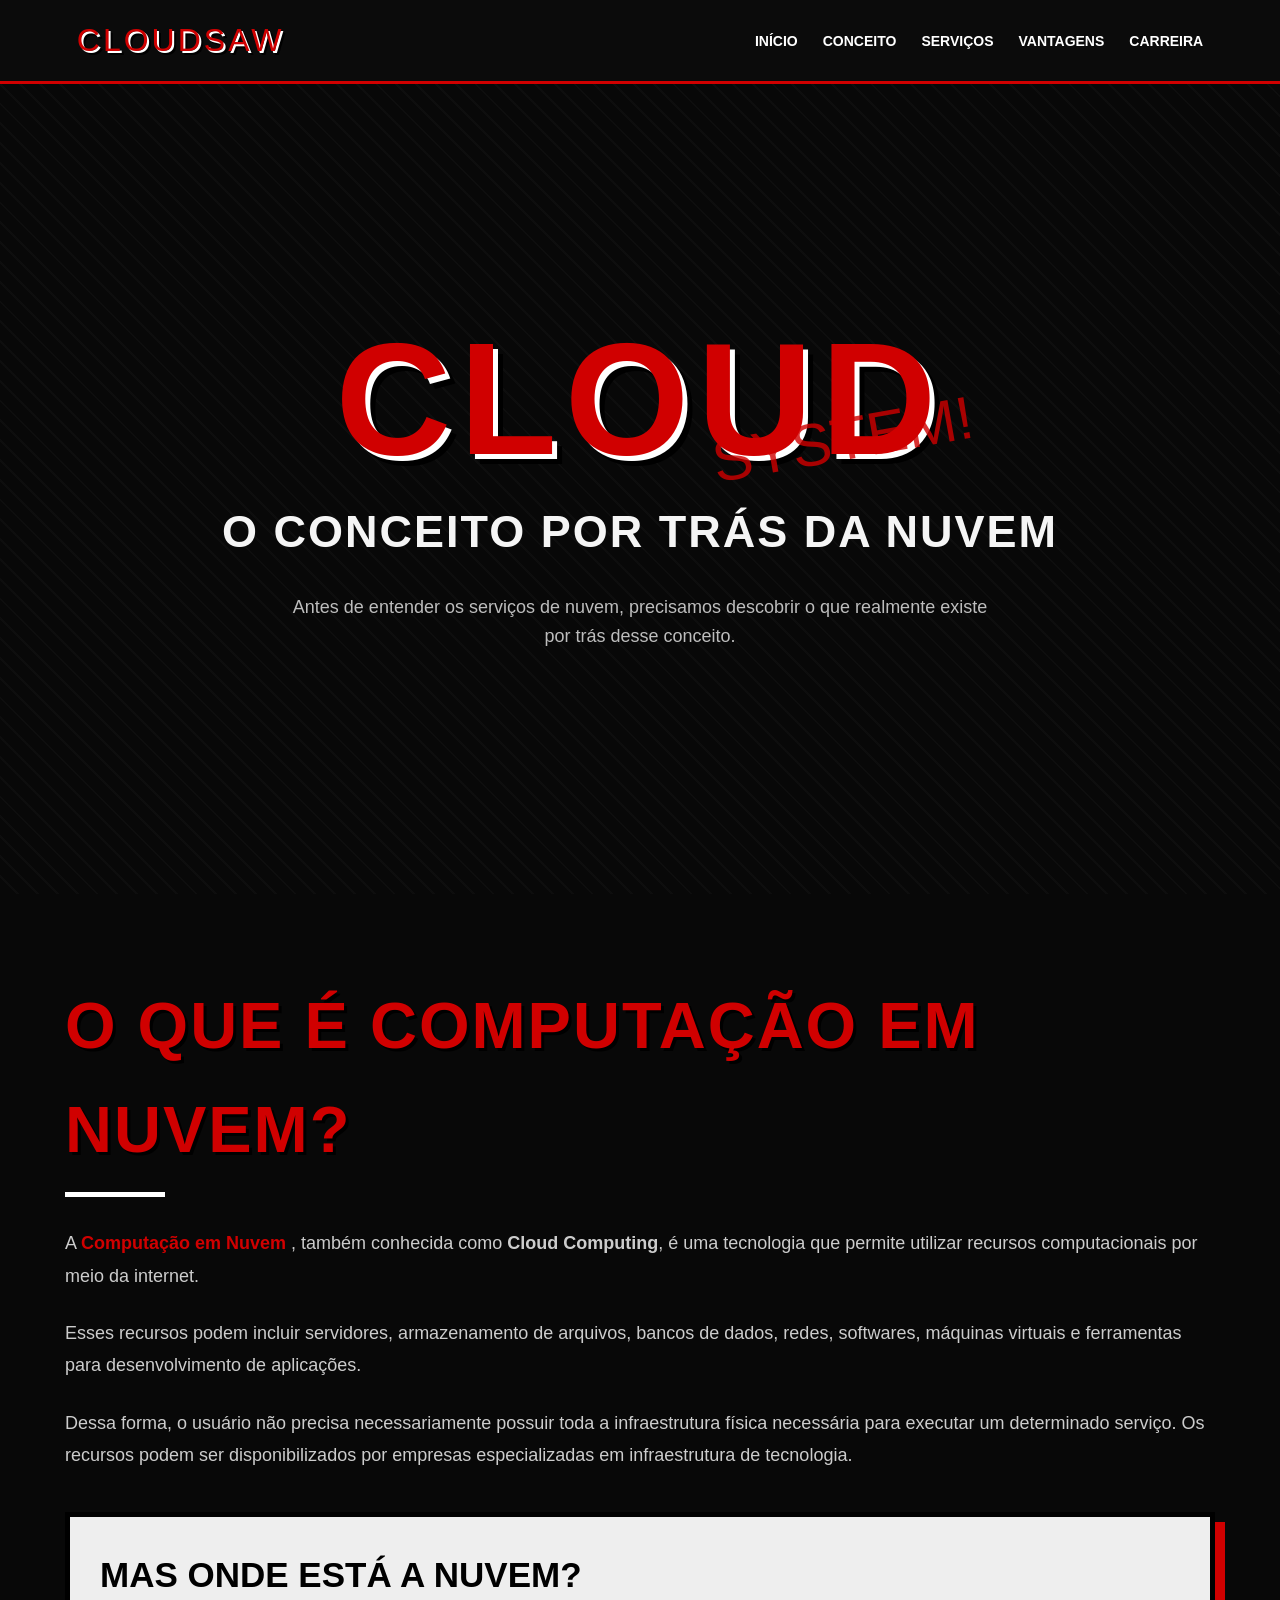
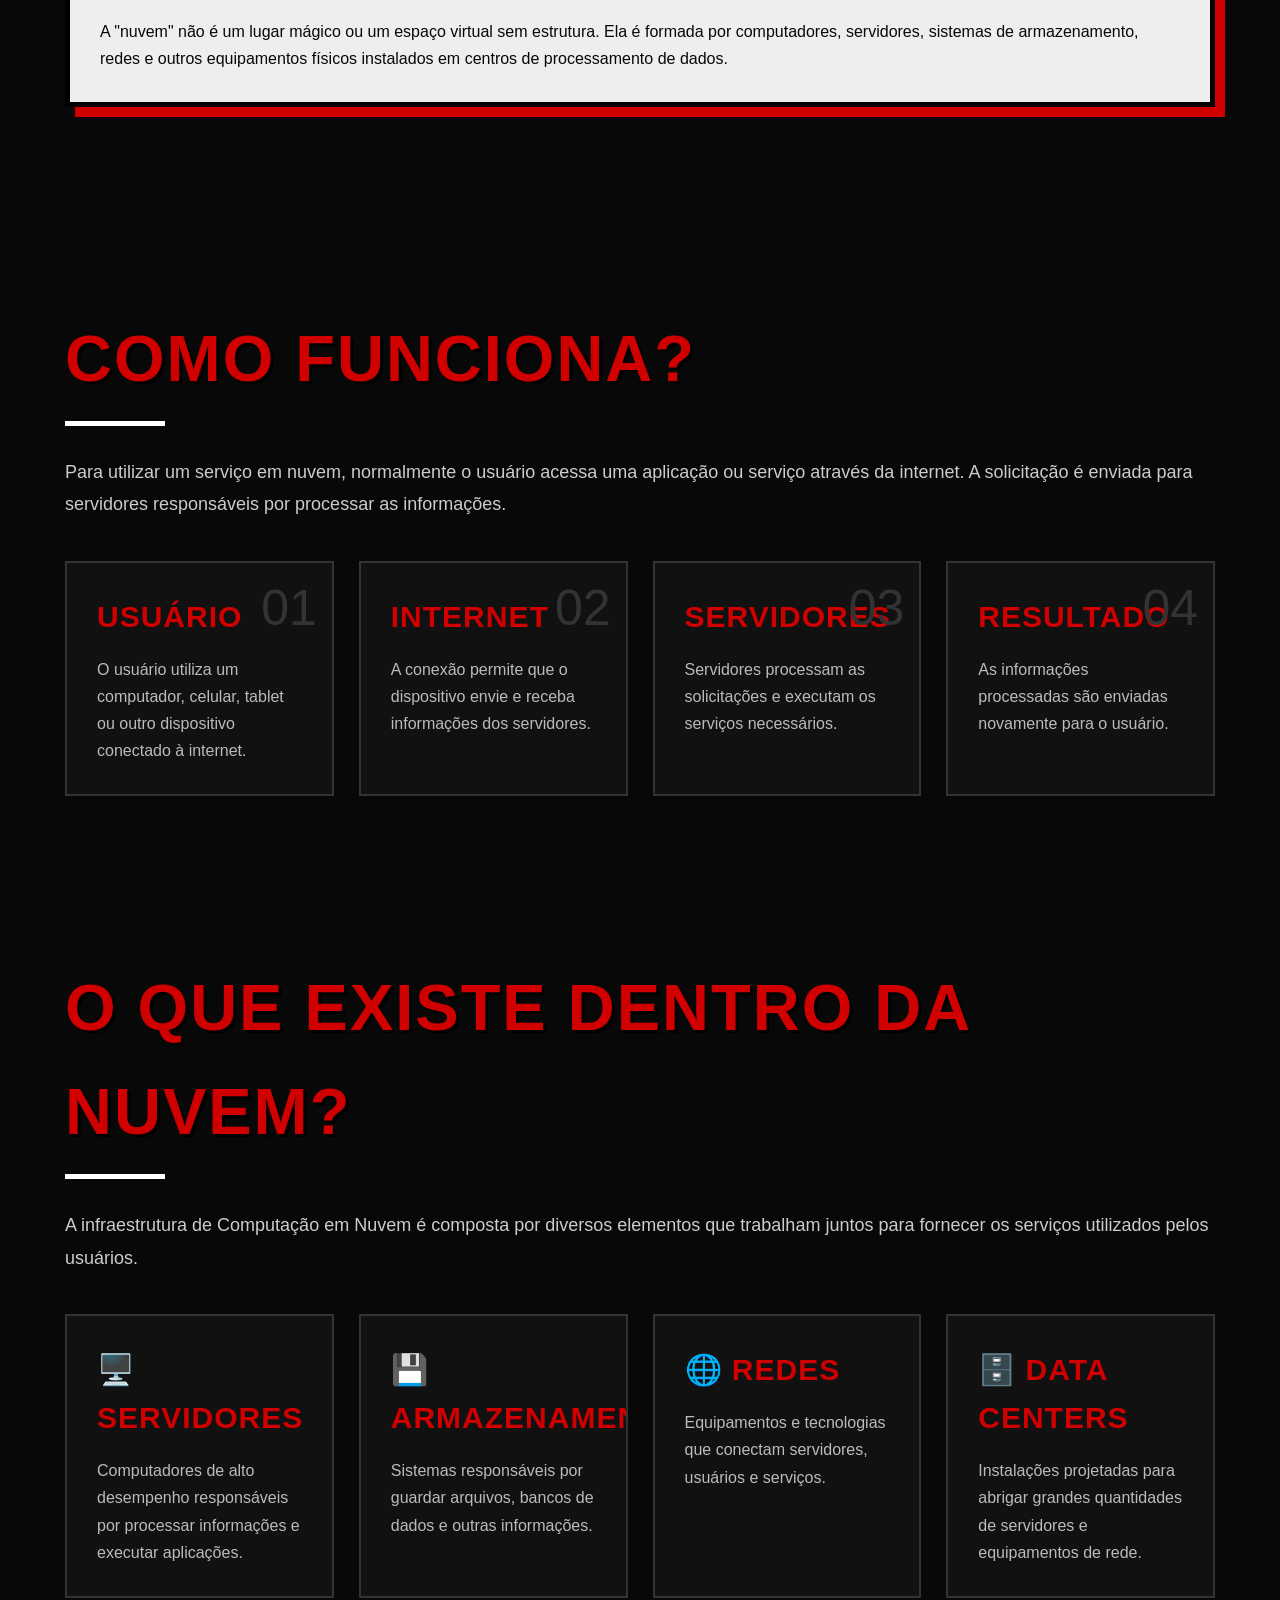
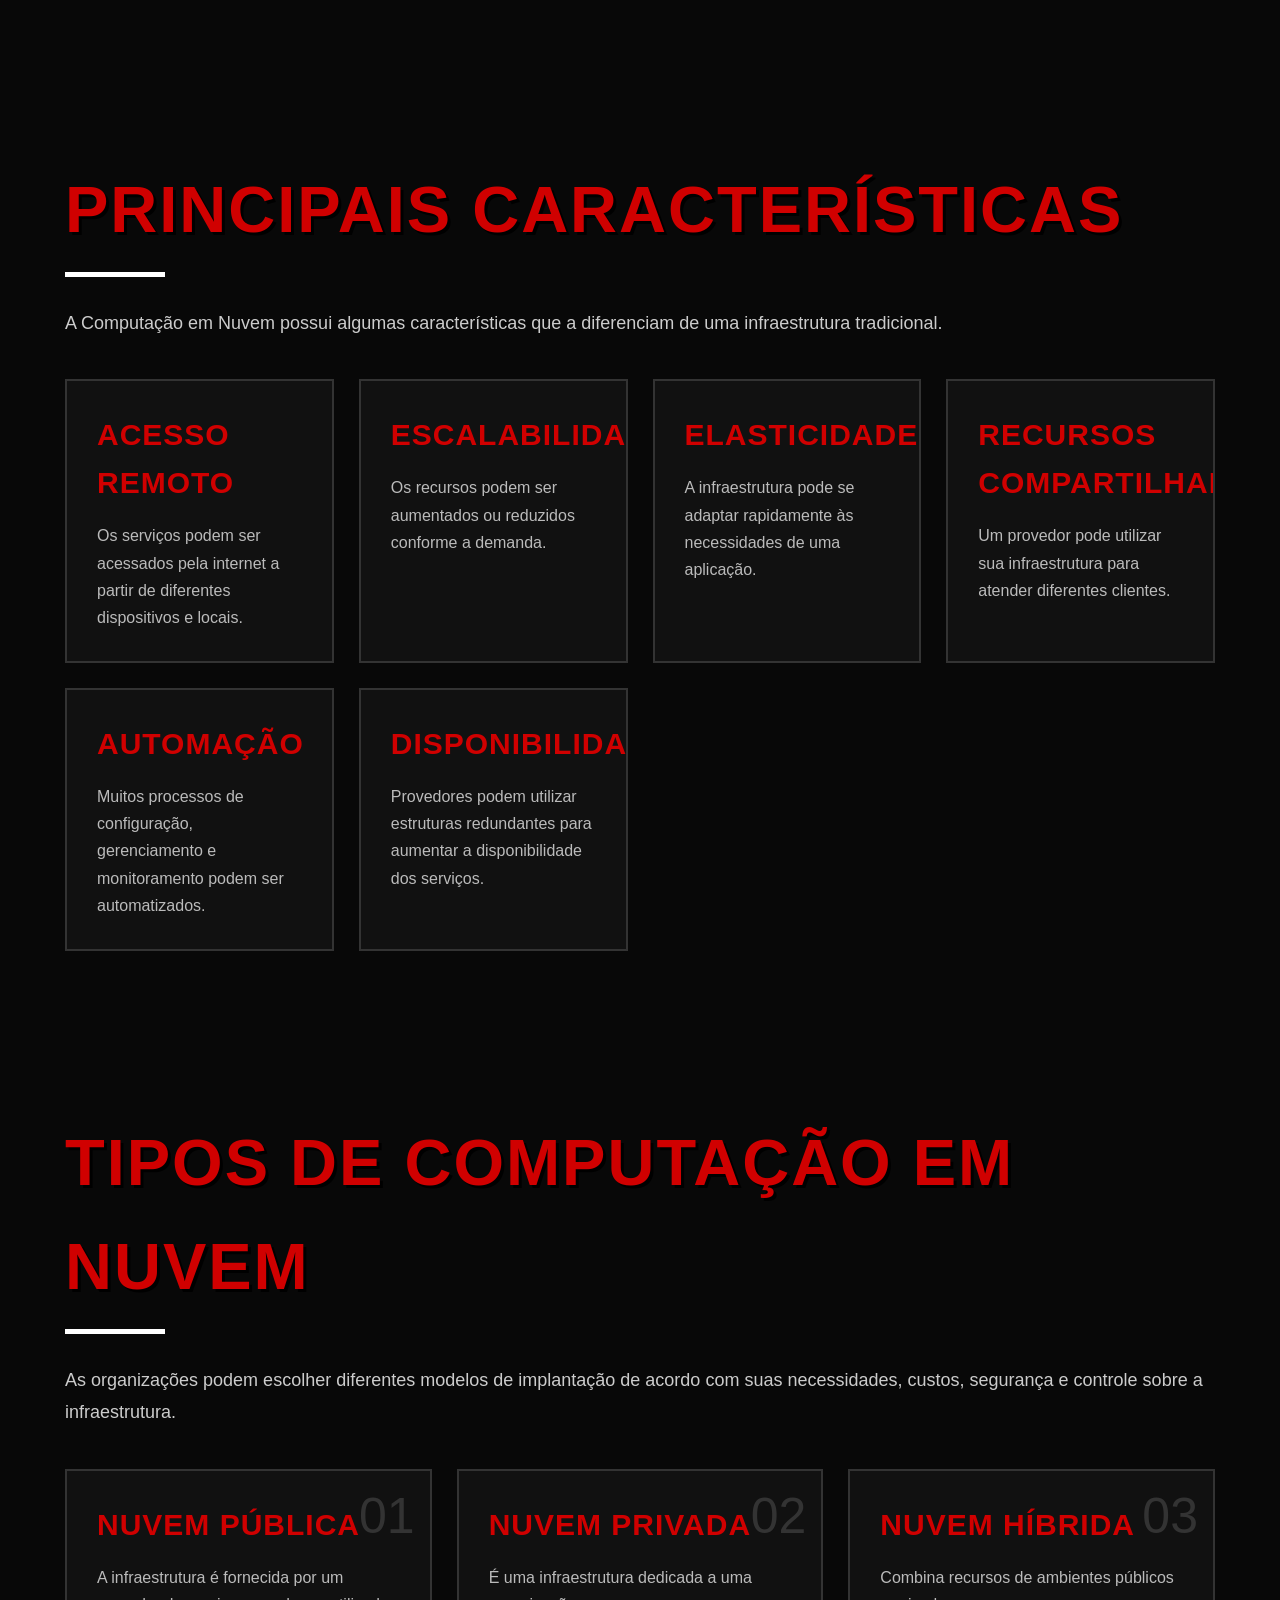
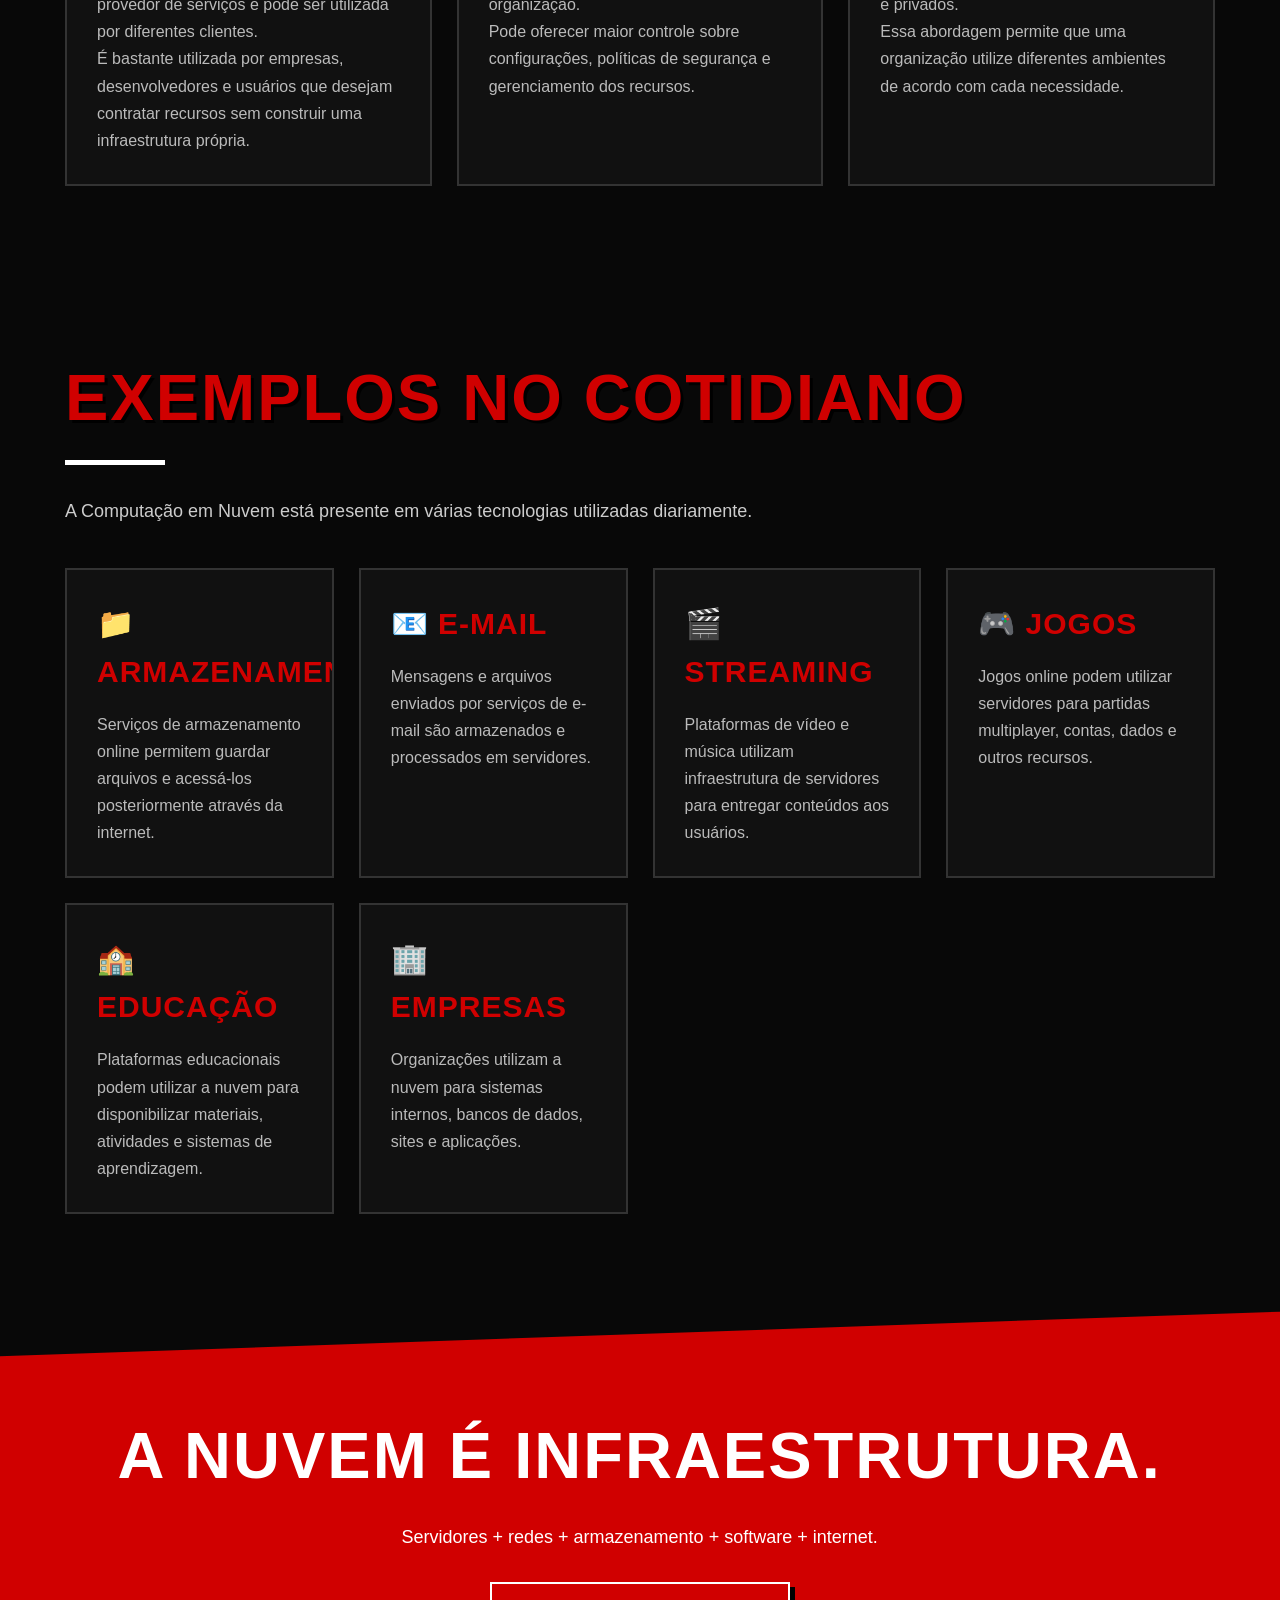
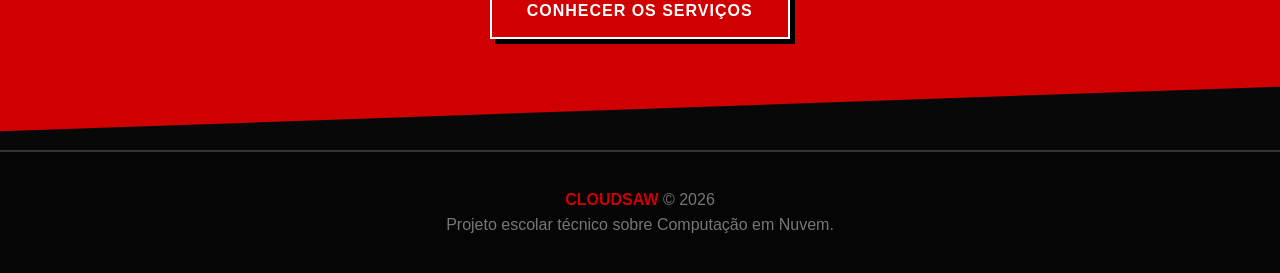
<file: Interfaces Web/3-Bimestre/CLOUDSAW/conceito.html>
<!DOCTYPE html>
<html lang="pt-BR">

<head>

    <!-- =====================================================
         CONFIGURAÇÕES
         ===================================================== -->

    <meta charset="UTF-8">

    <meta name="viewport"
          content="width=device-width, initial-scale=1.0">

    <meta name="description"
          content="Entenda o conceito de Computação em Nuvem, seu funcionamento e seus principais tipos.">

    <title>Conceito | CLOUDSAW</title>

    <link rel="stylesheet" href="style.css">

</head>


<body>


    <!-- =====================================================
         MENU
         ===================================================== -->

    <header>

        <nav>

            <a href="index.html" class="logo">
                CLOUDSAW
            </a>

            <ul>

                <li>
                    <a href="index.html">
                        Início
                    </a>
                </li>

                <li>
                    <a href="conceito.html">
                        Conceito
                    </a>
                </li>

                <li>
                    <a href="servicos.html">
                        Serviços
                    </a>
                </li>

                <li>
                    <a href="vantagens.html">
                        Vantagens
                    </a>
                </li>

                <li>
                    <a href="carreira.html">
                        Carreira
                    </a>
                </li>

            </ul>

        </nav>

    </header>



    <!-- =====================================================
         CONTEÚDO PRINCIPAL
         ===================================================== -->

    <main>


        <!-- =================================================
             CABEÇALHO DA PÁGINA
             ================================================= -->

        <section class="hero">

            <div class="hero-content">

                <span class="onomatopeia"
                      style="top: 20%; right: 10%;">
                    SYSTEM!
                </span>

                <h1>
                    CLOUD
                </h1>

                <h2>
                    O conceito por trás da nuvem
                </h2>

                <p>

                    Antes de entender os serviços de nuvem,
                    precisamos descobrir o que realmente
                    existe por trás desse conceito.

                </p>

            </div>

        </section>



        <!-- =================================================
             O QUE É
             ================================================= -->

        <section class="container">

            <h2 class="title">
                O que é Computação em Nuvem?
            </h2>


            <p class="text">

                A <span class="highlight">
                Computação em Nuvem
                </span>,
                também conhecida como
                <strong>Cloud Computing</strong>,
                é uma tecnologia que permite utilizar
                recursos computacionais por meio da internet.

            </p>


            <p class="text">

                Esses recursos podem incluir servidores,
                armazenamento de arquivos, bancos de dados,
                redes, softwares, máquinas virtuais e
                ferramentas para desenvolvimento de aplicações.

            </p>


            <p class="text">

                Dessa forma, o usuário não precisa necessariamente
                possuir toda a infraestrutura física necessária
                para executar um determinado serviço.

                Os recursos podem ser disponibilizados por
                empresas especializadas em infraestrutura
                de tecnologia.

            </p>


            <div class="manga-panel">

                <h3>
                    MAS ONDE ESTÁ A NUVEM?
                </h3>

                <p>

                    A "nuvem" não é um lugar mágico ou um
                    espaço virtual sem estrutura.

                    Ela é formada por computadores,
                    servidores, sistemas de armazenamento,
                    redes e outros equipamentos físicos
                    instalados em centros de processamento
                    de dados.

                </p>

            </div>

        </section>



        <!-- =================================================
             COMO FUNCIONA
             ================================================= -->

        <section class="container">

            <h2 class="title">
                Como funciona?
            </h2>


            <p class="text">

                Para utilizar um serviço em nuvem, normalmente
                o usuário acessa uma aplicação ou serviço
                através da internet.

                A solicitação é enviada para servidores
                responsáveis por processar as informações.

            </p>


            <div class="cards">


                <div class="card">

                    <span class="card-number">
                        01
                    </span>

                    <h3>
                        Usuário
                    </h3>

                    <p>

                        O usuário utiliza um computador,
                        celular, tablet ou outro dispositivo
                        conectado à internet.

                    </p>

                </div>


                <div class="card">

                    <span class="card-number">
                        02
                    </span>

                    <h3>
                        Internet
                    </h3>

                    <p>

                        A conexão permite que o dispositivo
                        envie e receba informações dos
                        servidores.

                    </p>

                </div>


                <div class="card">

                    <span class="card-number">
                        03
                    </span>

                    <h3>
                        Servidores
                    </h3>

                    <p>

                        Servidores processam as solicitações
                        e executam os serviços necessários.

                    </p>

                </div>


                <div class="card">

                    <span class="card-number">
                        04
                    </span>

                    <h3>
                        Resultado
                    </h3>

                    <p>

                        As informações processadas são
                        enviadas novamente para o usuário.

                    </p>

                </div>

            </div>

        </section>



        <!-- =================================================
             COMPONENTES
             ================================================= -->

        <section class="container">

            <h2 class="title">
                O que existe dentro da nuvem?
            </h2>


            <p class="text">

                A infraestrutura de Computação em Nuvem
                é composta por diversos elementos que
                trabalham juntos para fornecer os serviços
                utilizados pelos usuários.

            </p>


            <div class="cards">


                <div class="card">

                    <h3>
                        🖥️ Servidores
                    </h3>

                    <p>

                        Computadores de alto desempenho
                        responsáveis por processar
                        informações e executar aplicações.

                    </p>

                </div>


                <div class="card">

                    <h3>
                        💾 Armazenamento
                    </h3>

                    <p>

                        Sistemas responsáveis por guardar
                        arquivos, bancos de dados e outras
                        informações.

                    </p>

                </div>


                <div class="card">

                    <h3>
                        🌐 Redes
                    </h3>

                    <p>

                        Equipamentos e tecnologias que
                        conectam servidores, usuários
                        e serviços.

                    </p>

                </div>


                <div class="card">

                    <h3>
                        🗄️ Data Centers
                    </h3>

                    <p>

                        Instalações projetadas para abrigar
                        grandes quantidades de servidores
                        e equipamentos de rede.

                    </p>

                </div>

            </div>

        </section>



        <!-- =================================================
             CARACTERÍSTICAS
             ================================================= -->

        <section class="container">

            <h2 class="title">
                Principais características
            </h2>


            <p class="text">

                A Computação em Nuvem possui algumas
                características que a diferenciam de uma
                infraestrutura tradicional.

            </p>


            <div class="cards">


                <div class="card">

                    <h3>
                        Acesso remoto
                    </h3>

                    <p>

                        Os serviços podem ser acessados
                        pela internet a partir de diferentes
                        dispositivos e locais.

                    </p>

                </div>


                <div class="card">

                    <h3>
                        Escalabilidade
                    </h3>

                    <p>

                        Os recursos podem ser aumentados
                        ou reduzidos conforme a demanda.

                    </p>

                </div>


                <div class="card">

                    <h3>
                        Elasticidade
                    </h3>

                    <p>

                        A infraestrutura pode se adaptar
                        rapidamente às necessidades de
                        uma aplicação.

                    </p>

                </div>


                <div class="card">

                    <h3>
                        Recursos compartilhados
                    </h3>

                    <p>

                        Um provedor pode utilizar sua
                        infraestrutura para atender
                        diferentes clientes.

                    </p>

                </div>


                <div class="card">

                    <h3>
                        Automação
                    </h3>

                    <p>

                        Muitos processos de configuração,
                        gerenciamento e monitoramento
                        podem ser automatizados.

                    </p>

                </div>


                <div class="card">

                    <h3>
                        Disponibilidade
                    </h3>

                    <p>

                        Provedores podem utilizar estruturas
                        redundantes para aumentar a
                        disponibilidade dos serviços.

                    </p>

                </div>

            </div>

        </section>



        <!-- =================================================
             TIPOS DE NUVEM
             ================================================= -->

        <section class="container">

            <h2 class="title">
                Tipos de Computação em Nuvem
            </h2>


            <p class="text">

                As organizações podem escolher diferentes
                modelos de implantação de acordo com suas
                necessidades, custos, segurança e controle
                sobre a infraestrutura.

            </p>


            <div class="cards">


                <!-- NUVEM PÚBLICA -->

                <div class="card">

                    <span class="card-number">
                        01
                    </span>

                    <h3>
                        Nuvem Pública
                    </h3>

                    <p>

                        A infraestrutura é fornecida por
                        um provedor de serviços e pode ser
                        utilizada por diferentes clientes.

                    </p>

                    <p>

                        É bastante utilizada por empresas,
                        desenvolvedores e usuários que desejam
                        contratar recursos sem construir
                        uma infraestrutura própria.

                    </p>

                </div>


                <!-- NUVEM PRIVADA -->

                <div class="card">

                    <span class="card-number">
                        02
                    </span>

                    <h3>
                        Nuvem Privada
                    </h3>

                    <p>

                        É uma infraestrutura dedicada a
                        uma organização.

                    </p>

                    <p>

                        Pode oferecer maior controle sobre
                        configurações, políticas de segurança
                        e gerenciamento dos recursos.

                    </p>

                </div>


                <!-- NUVEM HÍBRIDA -->

                <div class="card">

                    <span class="card-number">
                        03
                    </span>

                    <h3>
                        Nuvem Híbrida
                    </h3>

                    <p>

                        Combina recursos de ambientes
                        públicos e privados.

                    </p>

                    <p>

                        Essa abordagem permite que uma
                        organização utilize diferentes
                        ambientes de acordo com cada
                        necessidade.

                    </p>

                </div>

            </div>

        </section>



        <!-- =================================================
             EXEMPLOS
             ================================================= -->

        <section class="container">

            <h2 class="title">
                Exemplos no cotidiano
            </h2>


            <p class="text">

                A Computação em Nuvem está presente em
                várias tecnologias utilizadas diariamente.

            </p>


            <div class="cards">


                <div class="card">

                    <h3>
                        📁 Armazenamento
                    </h3>

                    <p>

                        Serviços de armazenamento online
                        permitem guardar arquivos e acessá-los
                        posteriormente através da internet.

                    </p>

                </div>


                <div class="card">

                    <h3>
                        📧 E-mail
                    </h3>

                    <p>

                        Mensagens e arquivos enviados por
                        serviços de e-mail são armazenados
                        e processados em servidores.

                    </p>

                </div>


                <div class="card">

                    <h3>
                        🎬 Streaming
                    </h3>

                    <p>

                        Plataformas de vídeo e música utilizam
                        infraestrutura de servidores para
                        entregar conteúdos aos usuários.

                    </p>

                </div>


                <div class="card">

                    <h3>
                        🎮 Jogos
                    </h3>

                    <p>

                        Jogos online podem utilizar servidores
                        para partidas multiplayer, contas,
                        dados e outros recursos.

                    </p>

                </div>


                <div class="card">

                    <h3>
                        🏫 Educação
                    </h3>

                    <p>

                        Plataformas educacionais podem utilizar
                        a nuvem para disponibilizar materiais,
                        atividades e sistemas de aprendizagem.

                    </p>

                </div>


                <div class="card">

                    <h3>
                        🏢 Empresas
                    </h3>

                    <p>

                        Organizações utilizam a nuvem para
                        sistemas internos, bancos de dados,
                        sites e aplicações.

                    </p>

                </div>

            </div>

        </section>



        <!-- =================================================
             RESUMO
             ================================================= -->

        <section class="banner">

            <div class="banner-content">

                <h2>
                    A NUVEM É INFRAESTRUTURA.
                </h2>

                <p>

                    Servidores + redes + armazenamento
                    + software + internet.

                </p>

                <a href="servicos.html"
                   class="btn">

                    Conhecer os serviços

                </a>

            </div>

        </section>


    </main>



    <!-- =====================================================
         RODAPÉ
         ===================================================== -->

    <footer>

        <p>

            <strong>CLOUDSAW</strong>
            © 2026

        </p>

        <p>

            Projeto escolar técnico sobre
            Computação em Nuvem.

        </p>

    </footer>


</body>

</html>
</file>
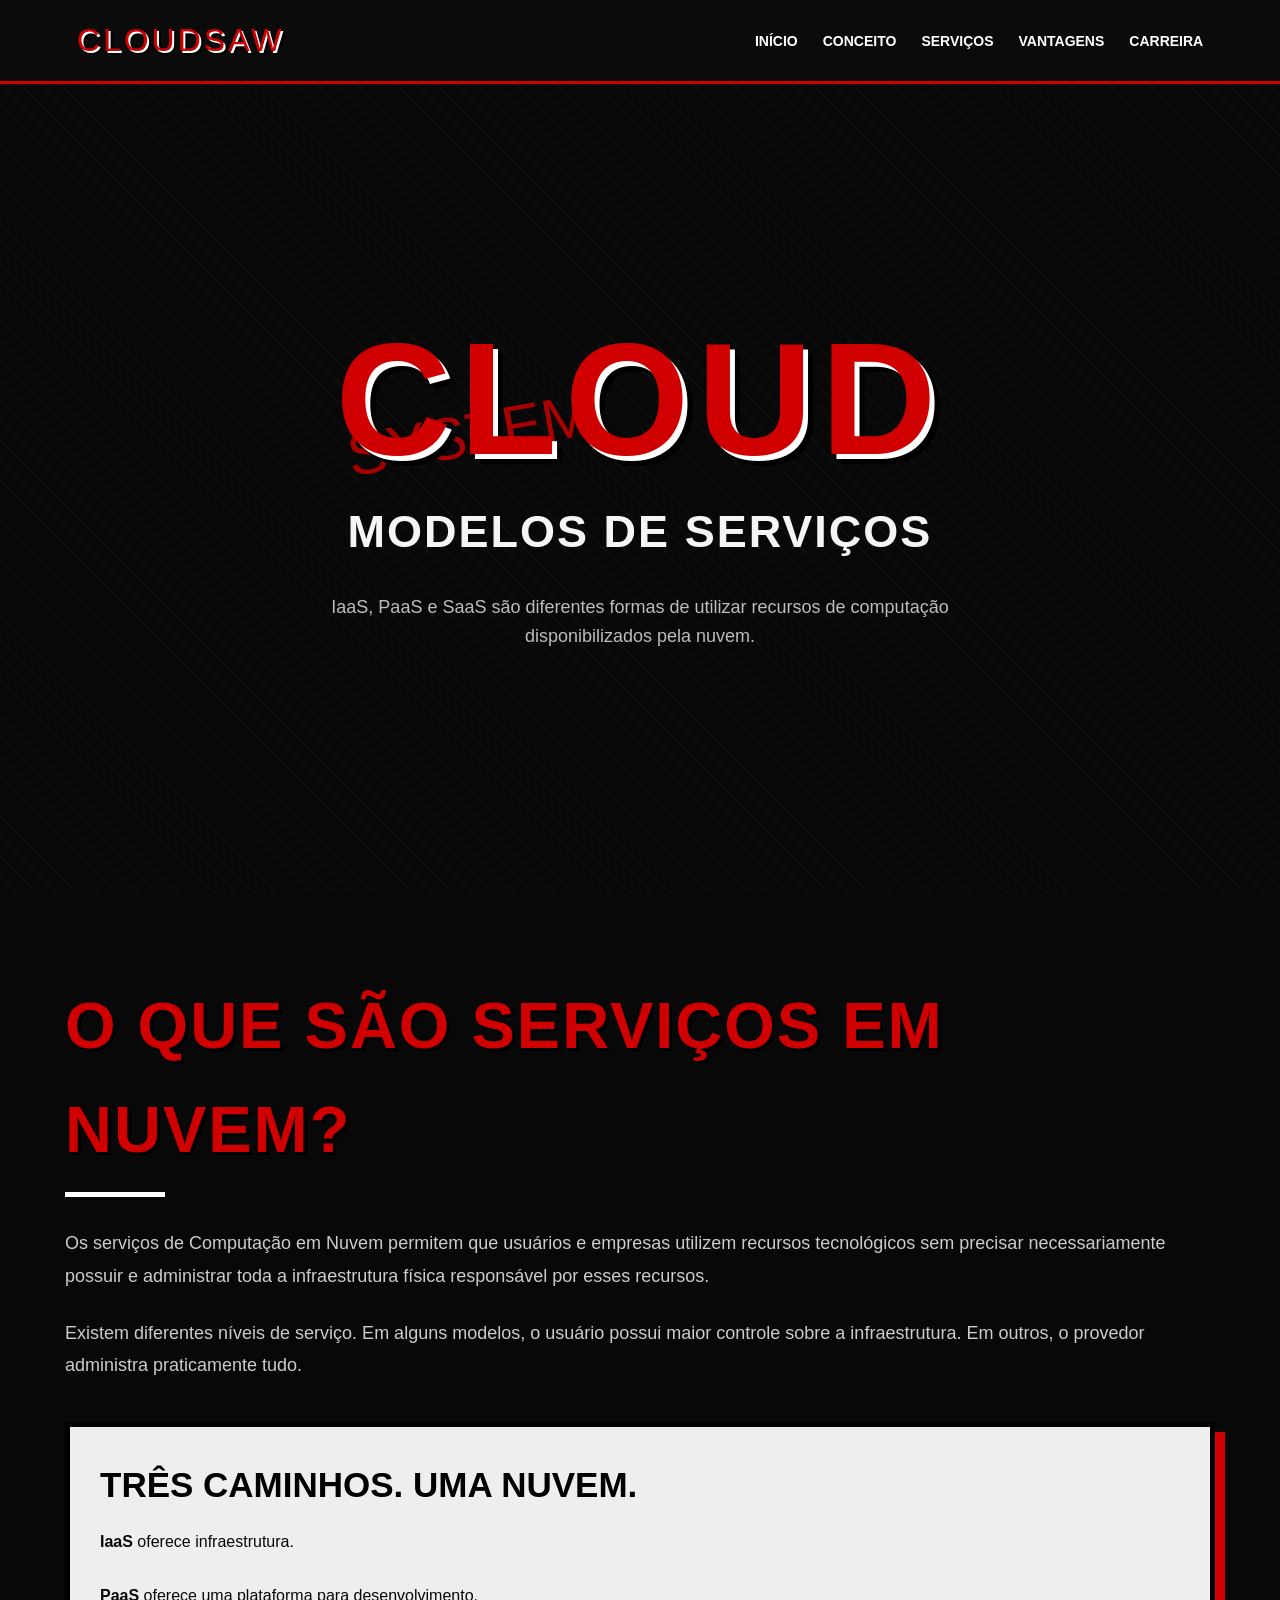
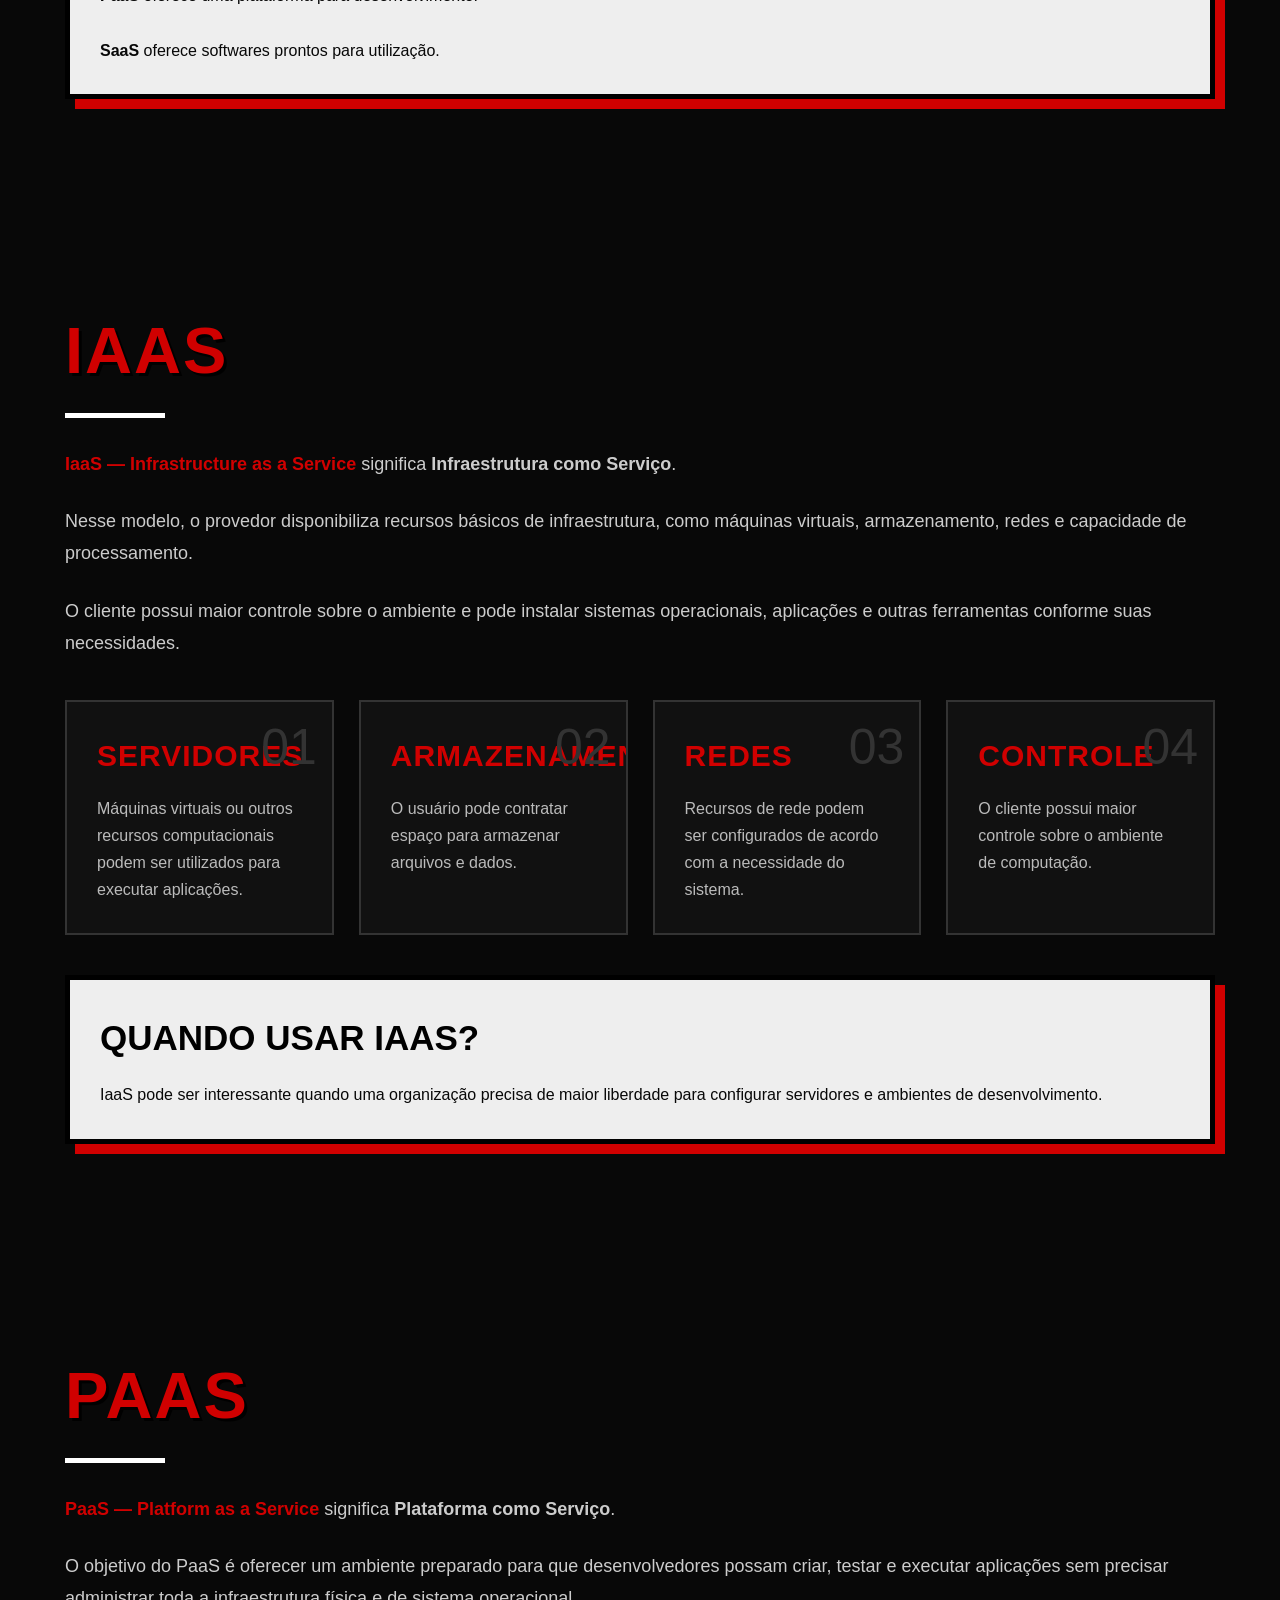
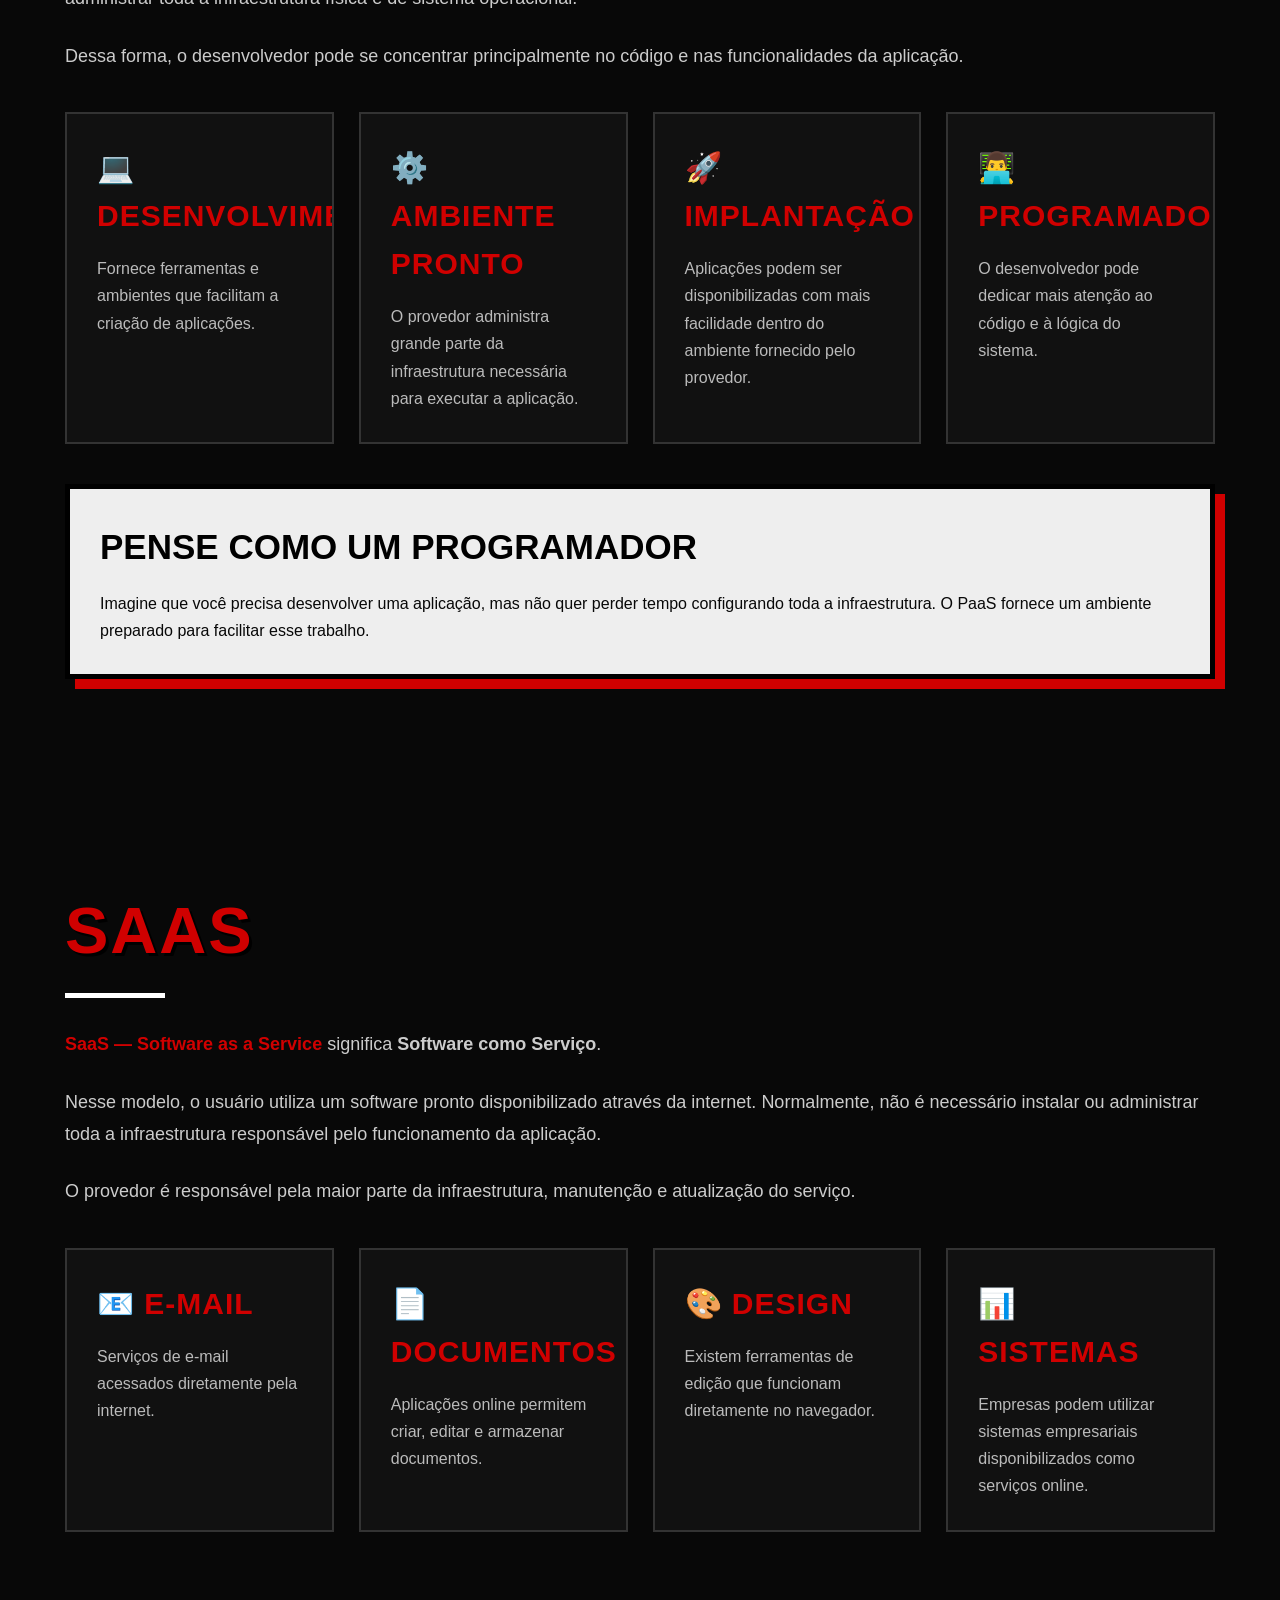
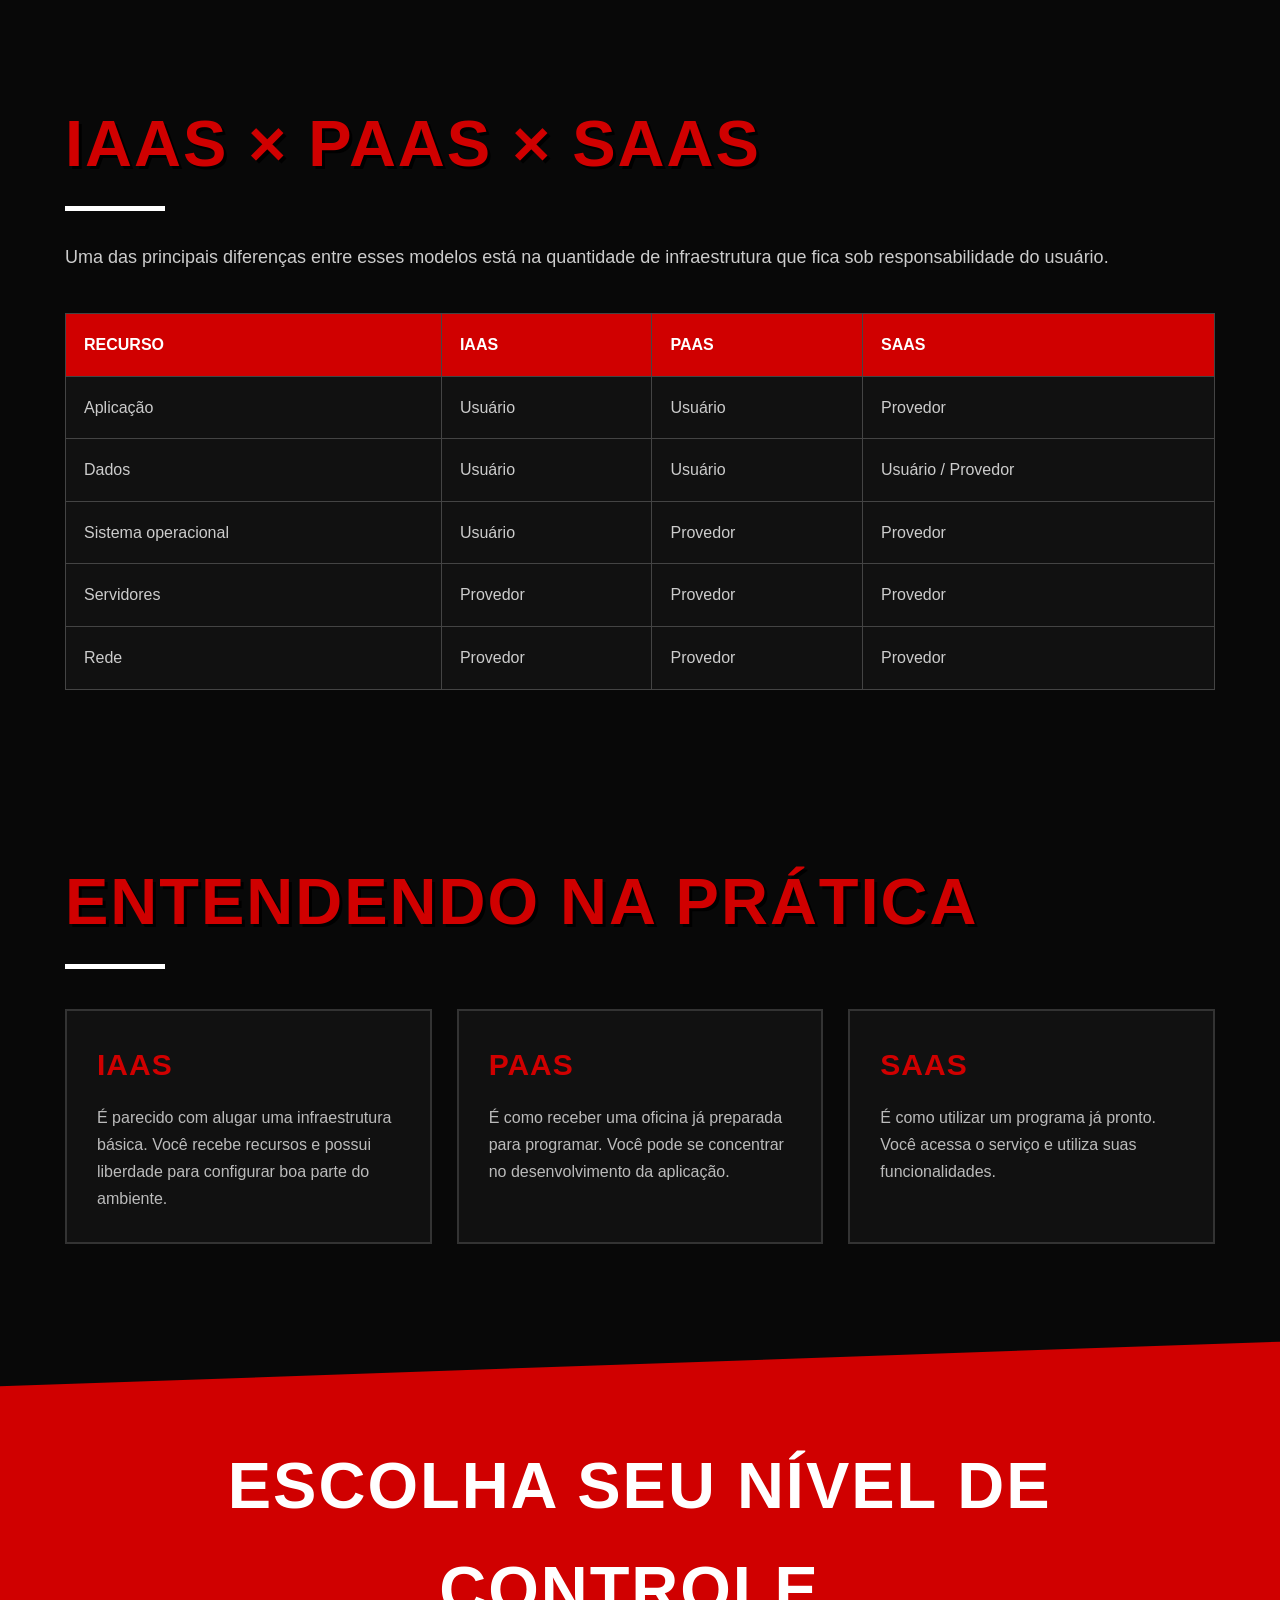
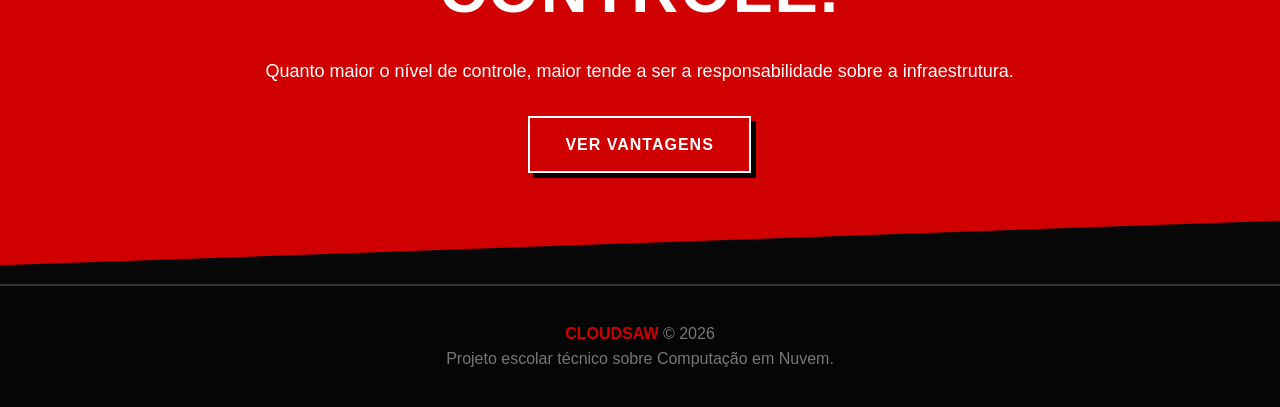
<file: Interfaces Web/3-Bimestre/CLOUDSAW/servicos.html>
<!DOCTYPE html>
<html lang="pt-BR">

<head>

    <!-- =====================================================
         CONFIGURAÇÕES DA PÁGINA
         ===================================================== -->

    <meta charset="UTF-8">

    <meta name="viewport"
          content="width=device-width, initial-scale=1.0">

    <meta name="description"
          content="Conheça os principais modelos de serviços de Computação em Nuvem: IaaS, PaaS e SaaS.">

    <title>Serviços | CLOUDSAW</title>

    <link rel="stylesheet" href="style.css">

</head>


<body>


    <!-- =====================================================
         MENU DE NAVEGAÇÃO
         ===================================================== -->

    <header>

        <nav>

            <a href="index.html" class="logo">
                CLOUDSAW
            </a>


            <ul>

                <li>
                    <a href="index.html">
                        Início
                    </a>
                </li>

                <li>
                    <a href="conceito.html">
                        Conceito
                    </a>
                </li>

                <li>
                    <a href="servicos.html">
                        Serviços
                    </a>
                </li>

                <li>
                    <a href="vantagens.html">
                        Vantagens
                    </a>
                </li>

                <li>
                    <a href="carreira.html">
                        Carreira
                    </a>
                </li>

            </ul>

        </nav>

    </header>



    <!-- =====================================================
         HERO
         ===================================================== -->

    <main>

        <section class="hero">

            <div class="hero-content">

                <span class="onomatopeia"
                      style="top: 18%; left: 8%;">
                    SYSTEM!
                </span>


                <h1 class="glitch">
                    CLOUD
                </h1>


                <h2>
                    Modelos de Serviços
                </h2>


                <p>

                    IaaS, PaaS e SaaS são diferentes formas
                    de utilizar recursos de computação
                    disponibilizados pela nuvem.

                </p>

            </div>

        </section>



        <!-- =================================================
             INTRODUÇÃO
             ================================================= -->

        <section class="container">

            <h2 class="title">
                O que são serviços em nuvem?
            </h2>


            <p class="text">

                Os serviços de Computação em Nuvem permitem
                que usuários e empresas utilizem recursos
                tecnológicos sem precisar necessariamente
                possuir e administrar toda a infraestrutura
                física responsável por esses recursos.

            </p>


            <p class="text">

                Existem diferentes níveis de serviço.
                Em alguns modelos, o usuário possui maior
                controle sobre a infraestrutura. Em outros,
                o provedor administra praticamente tudo.

            </p>


            <div class="manga-panel">

                <h3>
                    TRÊS CAMINHOS. UMA NUVEM.
                </h3>

                <p>

                    <strong>IaaS</strong> oferece infraestrutura.

                    <br><br>

                    <strong>PaaS</strong> oferece uma plataforma
                    para desenvolvimento.

                    <br><br>

                    <strong>SaaS</strong> oferece softwares
                    prontos para utilização.

                </p>

            </div>

        </section>



        <!-- =================================================
             IAAS
             ================================================= -->

        <section class="container">

            <h2 class="title">
                IaaS
            </h2>


            <p class="text">

                <span class="highlight">
                    IaaS — Infrastructure as a Service
                </span>
                significa
                <strong>Infraestrutura como Serviço</strong>.

            </p>


            <p class="text">

                Nesse modelo, o provedor disponibiliza
                recursos básicos de infraestrutura, como
                máquinas virtuais, armazenamento, redes
                e capacidade de processamento.

            </p>


            <p class="text">

                O cliente possui maior controle sobre o
                ambiente e pode instalar sistemas operacionais,
                aplicações e outras ferramentas conforme
                suas necessidades.

            </p>


            <div class="cards">


                <div class="card">

                    <span class="card-number">
                        01
                    </span>

                    <h3>
                        Servidores
                    </h3>

                    <p>

                        Máquinas virtuais ou outros recursos
                        computacionais podem ser utilizados
                        para executar aplicações.

                    </p>

                </div>


                <div class="card">

                    <span class="card-number">
                        02
                    </span>

                    <h3>
                        Armazenamento
                    </h3>

                    <p>

                        O usuário pode contratar espaço
                        para armazenar arquivos e dados.

                    </p>

                </div>


                <div class="card">

                    <span class="card-number">
                        03
                    </span>

                    <h3>
                        Redes
                    </h3>

                    <p>

                        Recursos de rede podem ser
                        configurados de acordo com
                        a necessidade do sistema.

                    </p>

                </div>


                <div class="card">

                    <span class="card-number">
                        04
                    </span>

                    <h3>
                        Controle
                    </h3>

                    <p>

                        O cliente possui maior controle
                        sobre o ambiente de computação.

                    </p>

                </div>

            </div>


            <div class="manga-panel">

                <h3>
                    QUANDO USAR IAAS?
                </h3>

                <p>

                    IaaS pode ser interessante quando uma
                    organização precisa de maior liberdade
                    para configurar servidores e ambientes
                    de desenvolvimento.

                </p>

            </div>

        </section>



        <!-- =================================================
             PAAS
             ================================================= -->

        <section class="container">

            <h2 class="title">
                PaaS
            </h2>


            <p class="text">

                <span class="highlight">
                    PaaS — Platform as a Service
                </span>
                significa
                <strong>Plataforma como Serviço</strong>.

            </p>


            <p class="text">

                O objetivo do PaaS é oferecer um ambiente
                preparado para que desenvolvedores possam
                criar, testar e executar aplicações sem
                precisar administrar toda a infraestrutura
                física e de sistema operacional.

            </p>


            <p class="text">

                Dessa forma, o desenvolvedor pode se
                concentrar principalmente no código e
                nas funcionalidades da aplicação.

            </p>


            <div class="cards">


                <div class="card">

                    <h3>
                        💻 Desenvolvimento
                    </h3>

                    <p>

                        Fornece ferramentas e ambientes
                        que facilitam a criação de aplicações.

                    </p>

                </div>


                <div class="card">

                    <h3>
                        ⚙️ Ambiente pronto
                    </h3>

                    <p>

                        O provedor administra grande parte
                        da infraestrutura necessária para
                        executar a aplicação.

                    </p>

                </div>


                <div class="card">

                    <h3>
                        🚀 Implantação
                    </h3>

                    <p>

                        Aplicações podem ser disponibilizadas
                        com mais facilidade dentro do ambiente
                        fornecido pelo provedor.

                    </p>

                </div>


                <div class="card">

                    <h3>
                        👨‍💻 Programador
                    </h3>

                    <p>

                        O desenvolvedor pode dedicar mais
                        atenção ao código e à lógica do sistema.

                    </p>

                </div>

            </div>


            <div class="manga-panel">

                <h3>
                    PENSE COMO UM PROGRAMADOR
                </h3>

                <p>

                    Imagine que você precisa desenvolver
                    uma aplicação, mas não quer perder tempo
                    configurando toda a infraestrutura.

                    O PaaS fornece um ambiente preparado
                    para facilitar esse trabalho.

                </p>

            </div>

        </section>



        <!-- =================================================
             SAAS
             ================================================= -->

        <section class="container">

            <h2 class="title">
                SaaS
            </h2>


            <p class="text">

                <span class="highlight">
                    SaaS — Software as a Service
                </span>
                significa
                <strong>Software como Serviço</strong>.

            </p>


            <p class="text">

                Nesse modelo, o usuário utiliza um software
                pronto disponibilizado através da internet.

                Normalmente, não é necessário instalar ou
                administrar toda a infraestrutura responsável
                pelo funcionamento da aplicação.

            </p>


            <p class="text">

                O provedor é responsável pela maior parte
                da infraestrutura, manutenção e atualização
                do serviço.

            </p>


            <div class="cards">


                <div class="card">

                    <h3>
                        📧 E-mail
                    </h3>

                    <p>

                        Serviços de e-mail acessados
                        diretamente pela internet.

                    </p>

                </div>


                <div class="card">

                    <h3>
                        📄 Documentos
                    </h3>

                    <p>

                        Aplicações online permitem criar,
                        editar e armazenar documentos.

                    </p>

                </div>


                <div class="card">

                    <h3>
                        🎨 Design
                    </h3>

                    <p>

                        Existem ferramentas de edição
                        que funcionam diretamente no navegador.

                    </p>

                </div>


                <div class="card">

                    <h3>
                        📊 Sistemas
                    </h3>

                    <p>

                        Empresas podem utilizar sistemas
                        empresariais disponibilizados como
                        serviços online.

                    </p>

                </div>

            </div>

        </section>



        <!-- =================================================
             COMPARAÇÃO
             ================================================= -->

        <section class="container">

            <h2 class="title">
                IaaS × PaaS × SaaS
            </h2>


            <p class="text">

                Uma das principais diferenças entre esses
                modelos está na quantidade de infraestrutura
                que fica sob responsabilidade do usuário.

            </p>


            <div class="table-container">

                <table>

                    <thead>

                        <tr>

                            <th>
                                Recurso
                            </th>

                            <th>
                                IaaS
                            </th>

                            <th>
                                PaaS
                            </th>

                            <th>
                                SaaS
                            </th>

                        </tr>

                    </thead>


                    <tbody>

                        <tr>

                            <td>
                                Aplicação
                            </td>

                            <td>
                                Usuário
                            </td>

                            <td>
                                Usuário
                            </td>

                            <td>
                                Provedor
                            </td>

                        </tr>


                        <tr>

                            <td>
                                Dados
                            </td>

                            <td>
                                Usuário
                            </td>

                            <td>
                                Usuário
                            </td>

                            <td>
                                Usuário / Provedor
                            </td>

                        </tr>


                        <tr>

                            <td>
                                Sistema operacional
                            </td>

                            <td>
                                Usuário
                            </td>

                            <td>
                                Provedor
                            </td>

                            <td>
                                Provedor
                            </td>

                        </tr>


                        <tr>

                            <td>
                                Servidores
                            </td>

                            <td>
                                Provedor
                            </td>

                            <td>
                                Provedor
                            </td>

                            <td>
                                Provedor
                            </td>

                        </tr>


                        <tr>

                            <td>
                                Rede
                            </td>

                            <td>
                                Provedor
                            </td>

                            <td>
                                Provedor
                            </td>

                            <td>
                                Provedor
                            </td>

                        </tr>

                    </tbody>

                </table>

            </div>

        </section>



        <!-- =================================================
             MODELOS NA PRÁTICA
             ================================================= -->

        <section class="container">

            <h2 class="title">
                Entendendo na prática
            </h2>


            <div class="cards">


                <div class="card">

                    <h3>
                        IaaS
                    </h3>

                    <p>

                        É parecido com alugar uma infraestrutura
                        básica. Você recebe recursos e possui
                        liberdade para configurar boa parte
                        do ambiente.

                    </p>

                </div>


                <div class="card">

                    <h3>
                        PaaS
                    </h3>

                    <p>

                        É como receber uma oficina já preparada
                        para programar. Você pode se concentrar
                        no desenvolvimento da aplicação.

                    </p>

                </div>


                <div class="card">

                    <h3>
                        SaaS
                    </h3>

                    <p>

                        É como utilizar um programa já pronto.
                        Você acessa o serviço e utiliza suas
                        funcionalidades.

                    </p>

                </div>

            </div>

        </section>



        <!-- =================================================
             CONCLUSÃO
             ================================================= -->

        <section class="banner">

            <div class="banner-content">

                <h2>
                    ESCOLHA SEU NÍVEL DE CONTROLE.
                </h2>

                <p>

                    Quanto maior o nível de controle,
                    maior tende a ser a responsabilidade
                    sobre a infraestrutura.

                </p>


                <a href="vantagens.html"
                   class="btn">

                    Ver vantagens

                </a>

            </div>

        </section>


    </main>



    <!-- =====================================================
         RODAPÉ
         ===================================================== -->

    <footer>

        <p>

            <strong>CLOUDSAW</strong>
            © 2026

        </p>

        <p>

            Projeto escolar técnico sobre
            Computação em Nuvem.

        </p>

    </footer>


</body>

</html>
</file>
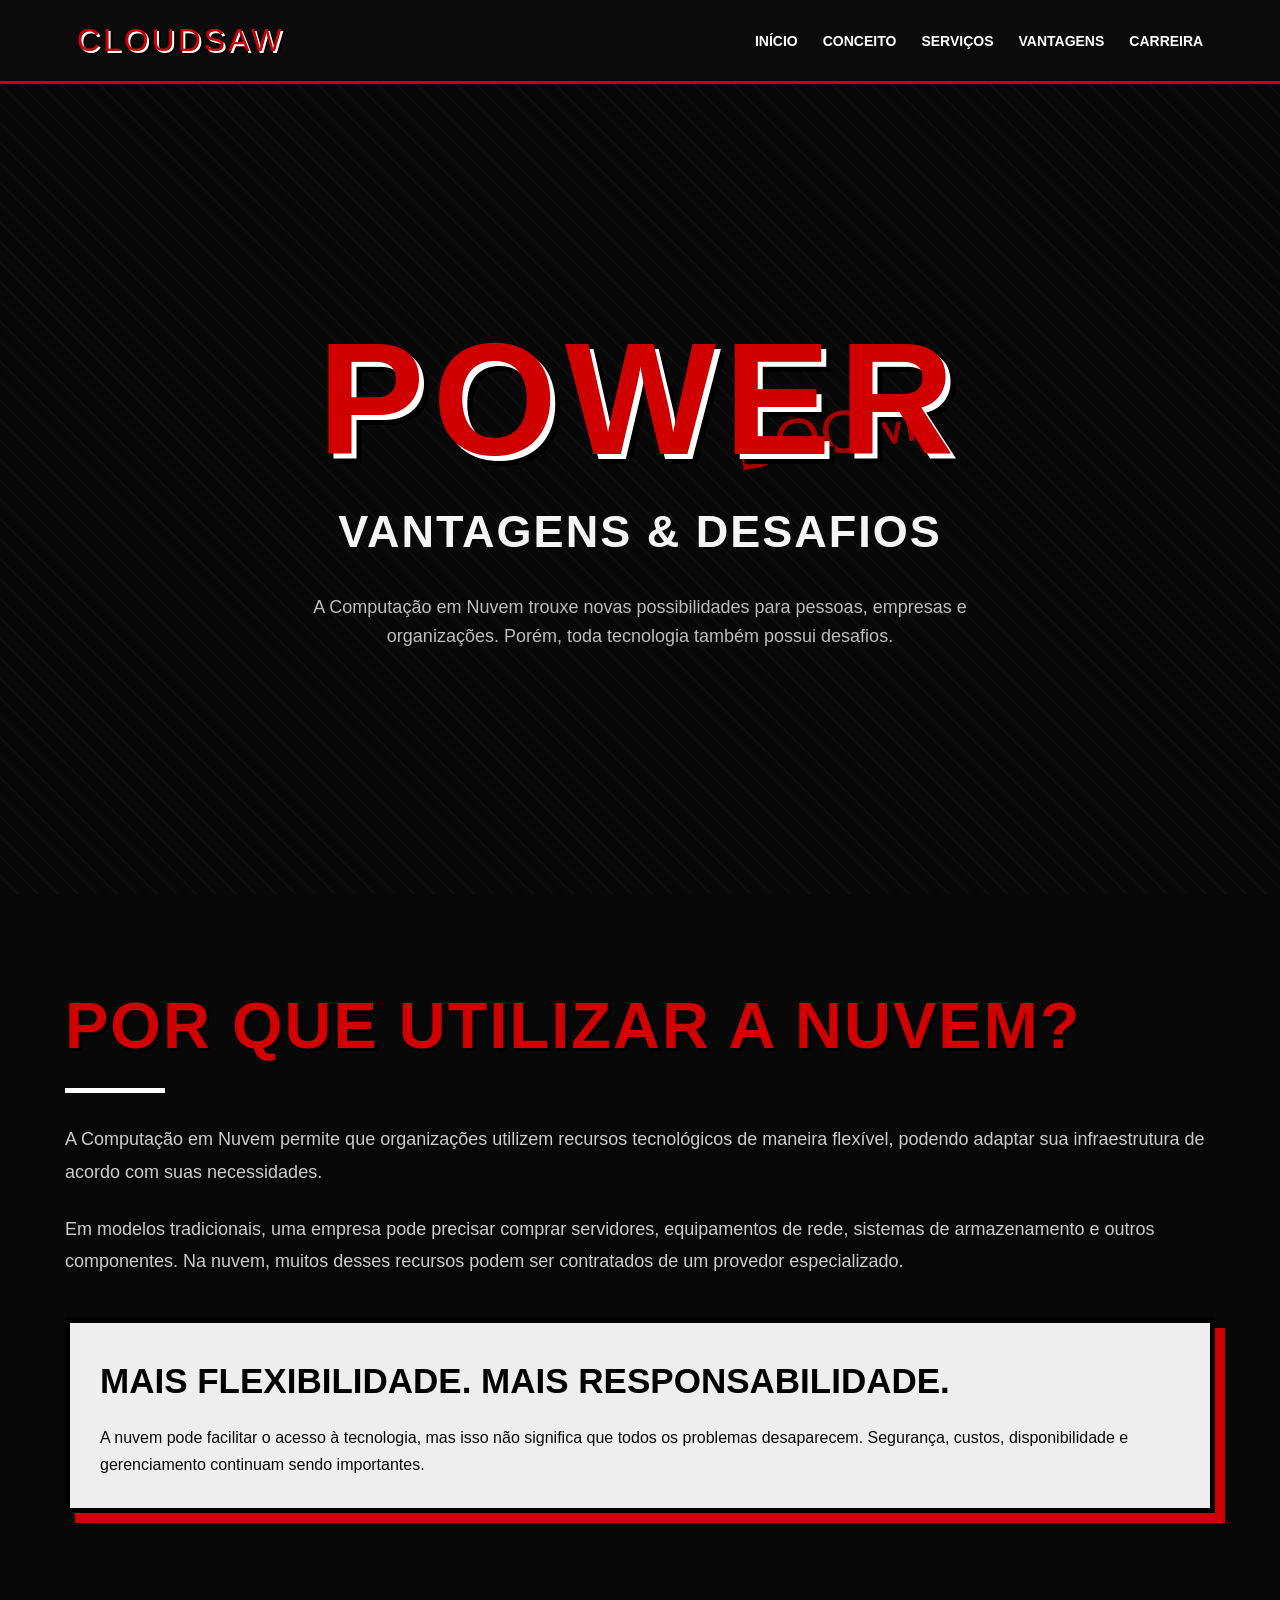
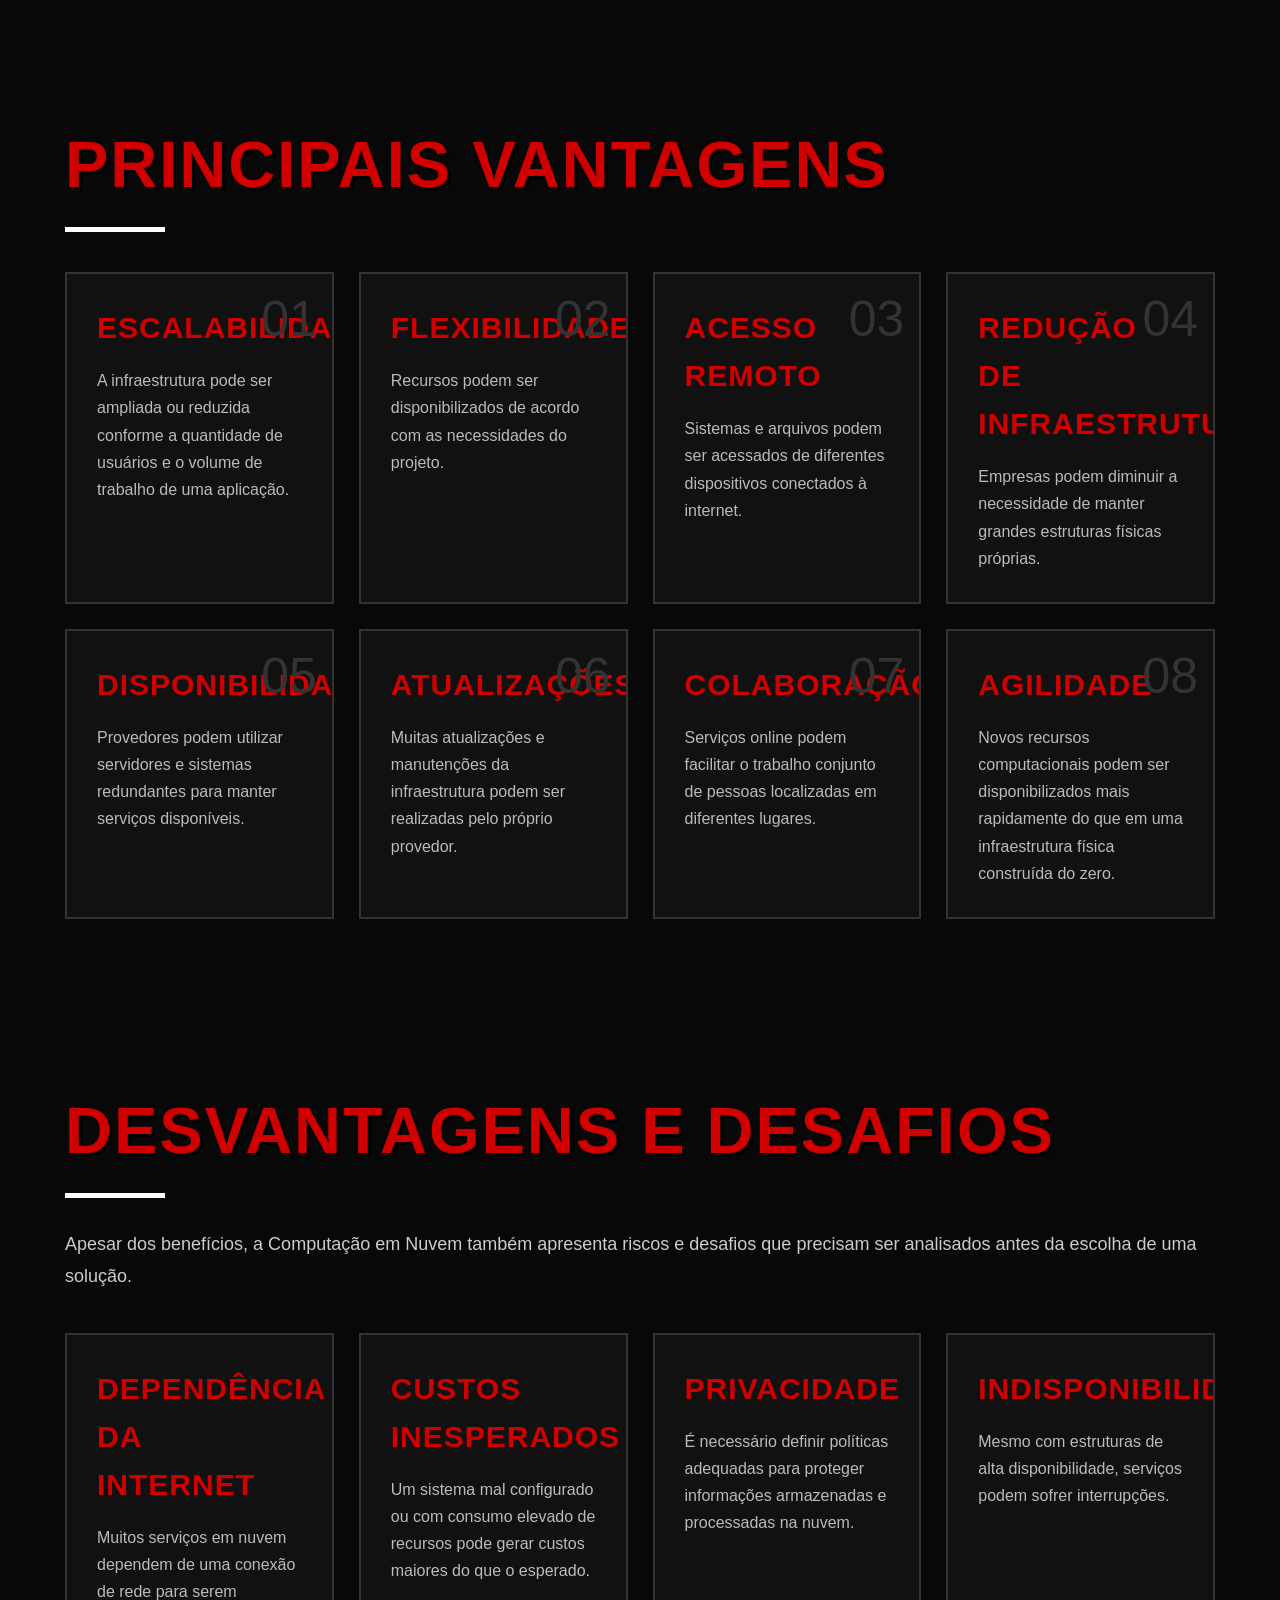
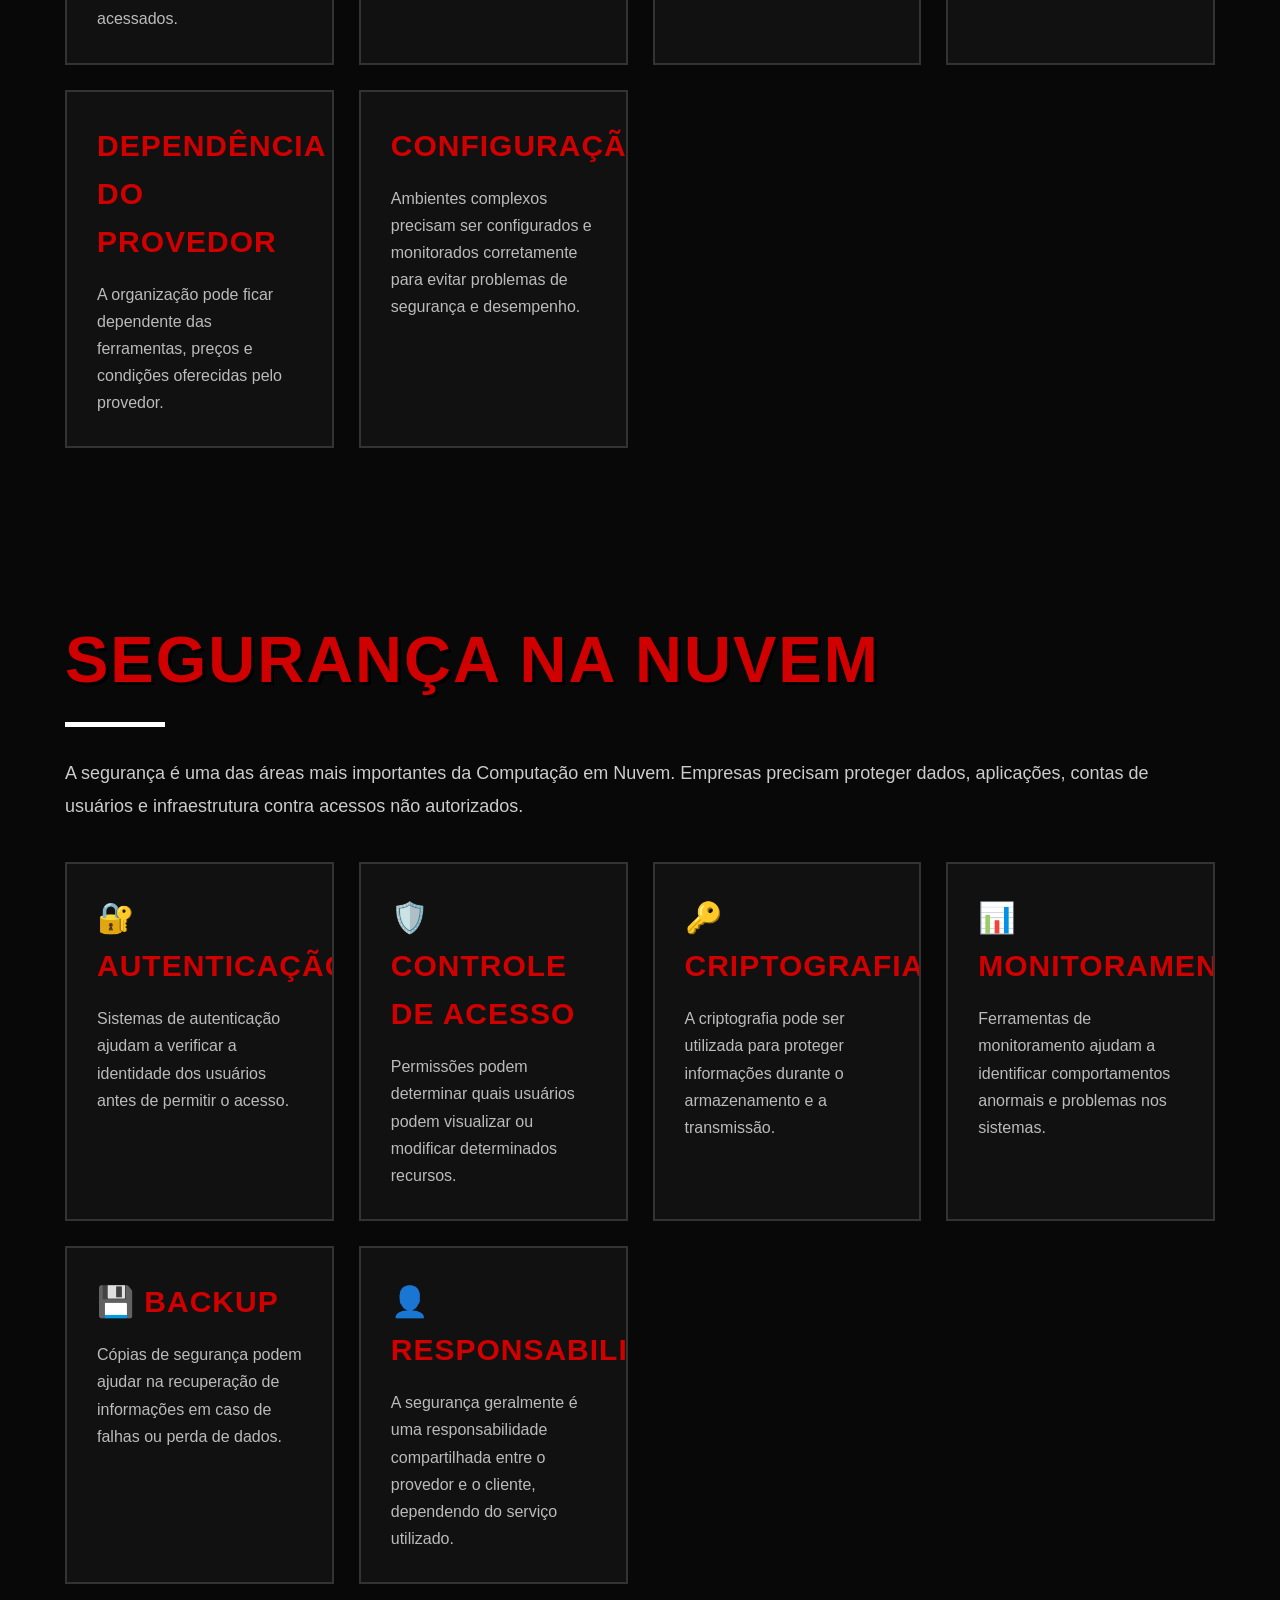
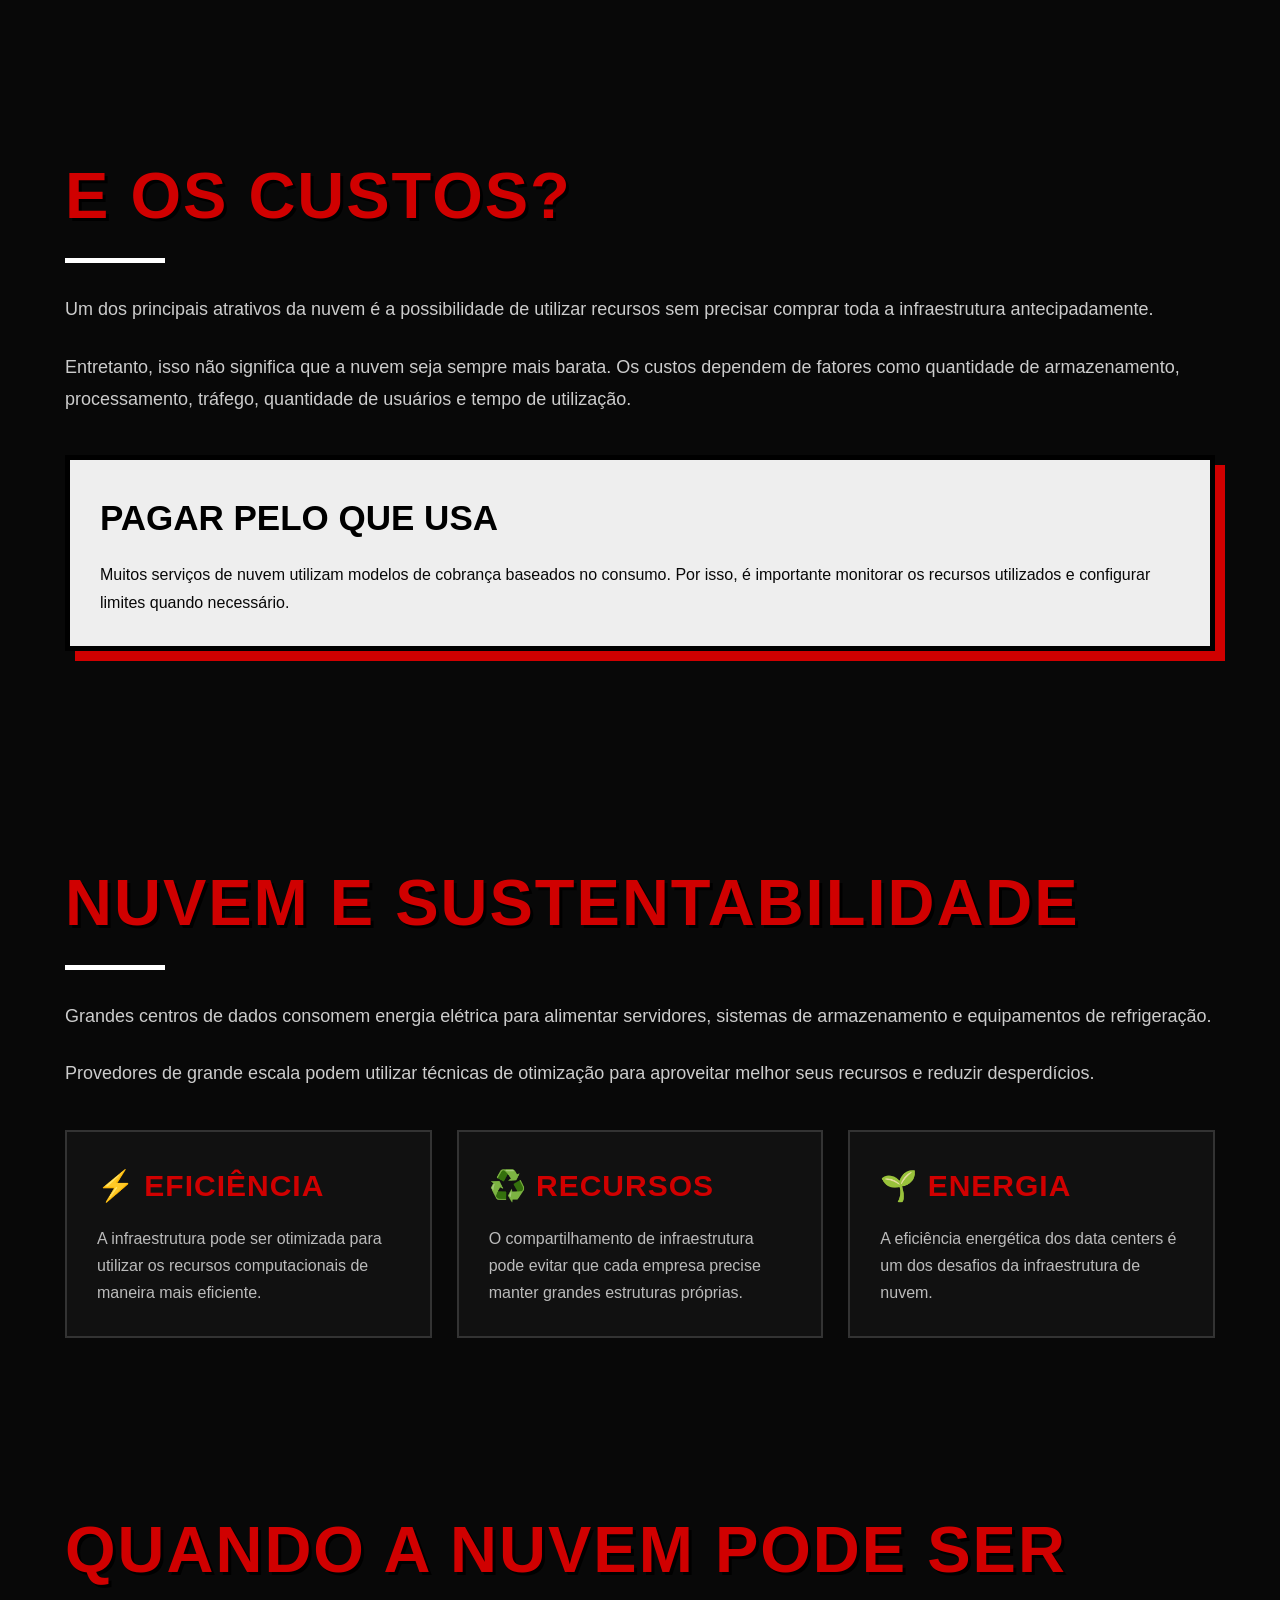
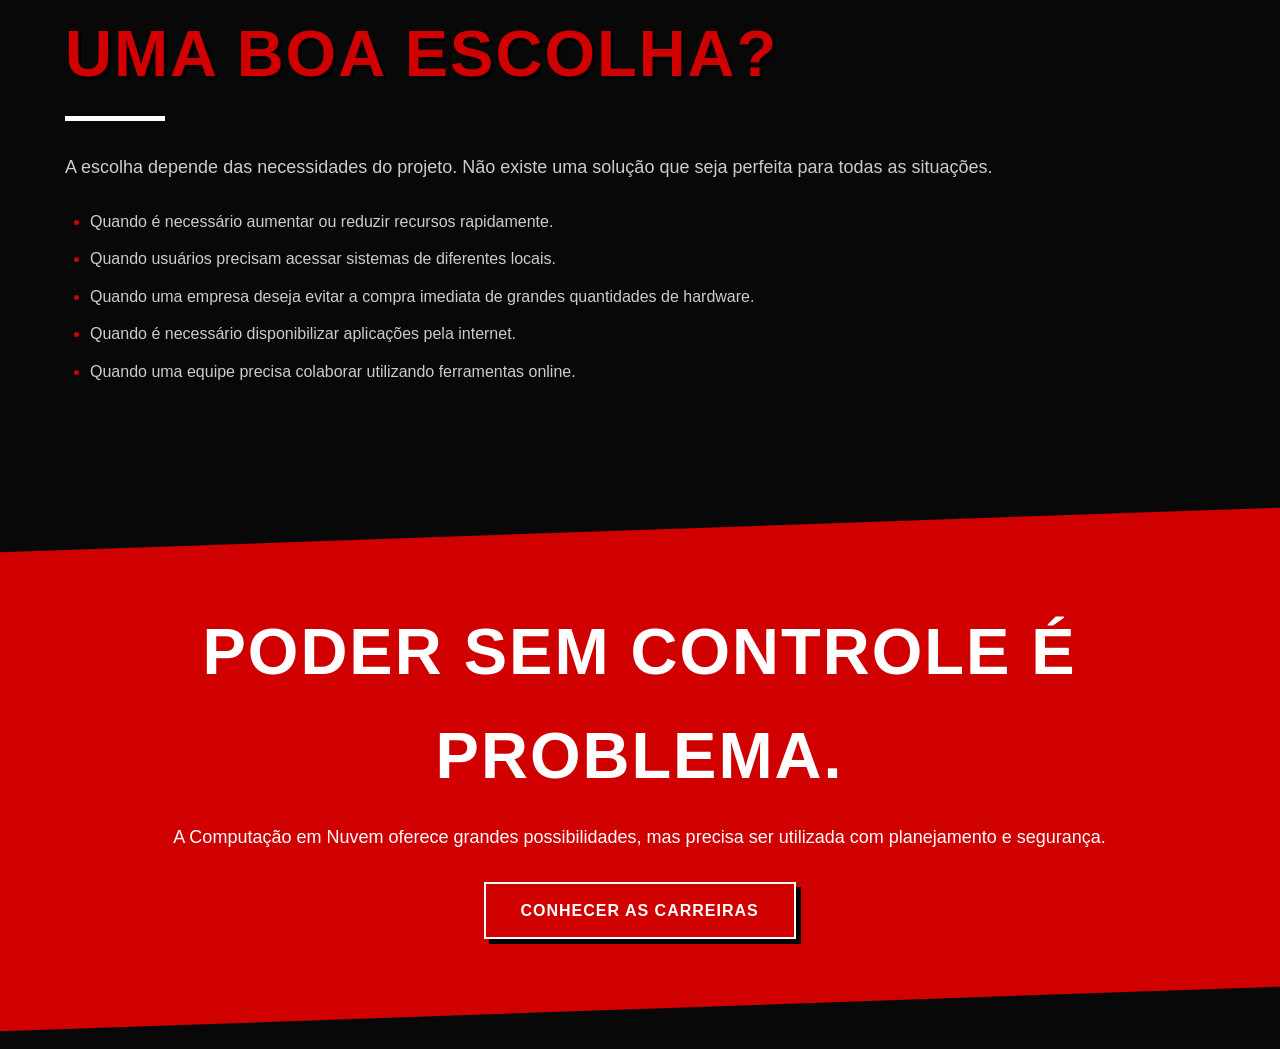
<file: Interfaces Web/3-Bimestre/CLOUDSAW/vantagens.html>
<!DOCTYPE html>
<html lang="pt-BR">

<head>

    <!-- =====================================================
         CONFIGURAÇÕES DA PÁGINA
         ===================================================== -->

    <meta charset="UTF-8">

    <meta name="viewport"
          content="width=device-width, initial-scale=1.0">

    <meta name="description"
          content="Conheça as vantagens, desvantagens, segurança e desafios da Computação em Nuvem.">

    <title>Vantagens | CLOUDSAW</title>

    <link rel="stylesheet" href="style.css">

</head>


<body>


    <!-- =====================================================
         MENU DE NAVEGAÇÃO
         ===================================================== -->

    <header>

        <nav>

            <a href="index.html" class="logo">
                CLOUDSAW
            </a>


            <ul>

                <li>
                    <a href="index.html">
                        Início
                    </a>
                </li>

                <li>
                    <a href="conceito.html">
                        Conceito
                    </a>
                </li>

                <li>
                    <a href="servicos.html">
                        Serviços
                    </a>
                </li>

                <li>
                    <a href="vantagens.html">
                        Vantagens
                    </a>
                </li>

                <li>
                    <a href="carreira.html">
                        Carreira
                    </a>
                </li>

            </ul>

        </nav>

    </header>



    <!-- =====================================================
         CONTEÚDO PRINCIPAL
         ===================================================== -->

    <main>


        <!-- =================================================
             HERO
             ================================================= -->

        <section class="hero">

            <div class="hero-content">

                <span class="onomatopeia"
                      style="top: 18%; right: 8%;">
                    BOOM!
                </span>


                <h1 class="glitch">
                    POWER
                </h1>


                <h2>
                    Vantagens & Desafios
                </h2>


                <p>

                    A Computação em Nuvem trouxe novas
                    possibilidades para pessoas, empresas
                    e organizações. Porém, toda tecnologia
                    também possui desafios.

                </p>

            </div>

        </section>



        <!-- =================================================
             INTRODUÇÃO
             ================================================= -->

        <section class="container">

            <h2 class="title">
                Por que utilizar a nuvem?
            </h2>


            <p class="text">

                A Computação em Nuvem permite que organizações
                utilizem recursos tecnológicos de maneira
                flexível, podendo adaptar sua infraestrutura
                de acordo com suas necessidades.

            </p>


            <p class="text">

                Em modelos tradicionais, uma empresa pode
                precisar comprar servidores, equipamentos
                de rede, sistemas de armazenamento e outros
                componentes.

                Na nuvem, muitos desses recursos podem ser
                contratados de um provedor especializado.

            </p>


            <div class="manga-panel">

                <h3>
                    MAIS FLEXIBILIDADE. MAIS RESPONSABILIDADE.
                </h3>

                <p>

                    A nuvem pode facilitar o acesso à tecnologia,
                    mas isso não significa que todos os problemas
                    desaparecem.

                    Segurança, custos, disponibilidade e
                    gerenciamento continuam sendo importantes.

                </p>

            </div>

        </section>



        <!-- =================================================
             VANTAGENS
             ================================================= -->

        <section class="container">

            <h2 class="title">
                Principais vantagens
            </h2>


            <div class="cards">


                <!-- VANTAGEM 1 -->

                <div class="card">

                    <span class="card-number">
                        01
                    </span>

                    <h3>
                        Escalabilidade
                    </h3>

                    <p>

                        A infraestrutura pode ser ampliada
                        ou reduzida conforme a quantidade
                        de usuários e o volume de trabalho
                        de uma aplicação.

                    </p>

                </div>


                <!-- VANTAGEM 2 -->

                <div class="card">

                    <span class="card-number">
                        02
                    </span>

                    <h3>
                        Flexibilidade
                    </h3>

                    <p>

                        Recursos podem ser disponibilizados
                        de acordo com as necessidades do
                        projeto.

                    </p>

                </div>


                <!-- VANTAGEM 3 -->

                <div class="card">

                    <span class="card-number">
                        03
                    </span>

                    <h3>
                        Acesso remoto
                    </h3>

                    <p>

                        Sistemas e arquivos podem ser
                        acessados de diferentes dispositivos
                        conectados à internet.

                    </p>

                </div>


                <!-- VANTAGEM 4 -->

                <div class="card">

                    <span class="card-number">
                        04
                    </span>

                    <h3>
                        Redução de infraestrutura
                    </h3>

                    <p>

                        Empresas podem diminuir a necessidade
                        de manter grandes estruturas físicas
                        próprias.

                    </p>

                </div>


                <!-- VANTAGEM 5 -->

                <div class="card">

                    <span class="card-number">
                        05
                    </span>

                    <h3>
                        Disponibilidade
                    </h3>

                    <p>

                        Provedores podem utilizar servidores
                        e sistemas redundantes para manter
                        serviços disponíveis.

                    </p>

                </div>


                <!-- VANTAGEM 6 -->

                <div class="card">

                    <span class="card-number">
                        06
                    </span>

                    <h3>
                        Atualizações
                    </h3>

                    <p>

                        Muitas atualizações e manutenções
                        da infraestrutura podem ser
                        realizadas pelo próprio provedor.

                    </p>

                </div>


                <!-- VANTAGEM 7 -->

                <div class="card">

                    <span class="card-number">
                        07
                    </span>

                    <h3>
                        Colaboração
                    </h3>

                    <p>

                        Serviços online podem facilitar
                        o trabalho conjunto de pessoas
                        localizadas em diferentes lugares.

                    </p>

                </div>


                <!-- VANTAGEM 8 -->

                <div class="card">

                    <span class="card-number">
                        08
                    </span>

                    <h3>
                        Agilidade
                    </h3>

                    <p>

                        Novos recursos computacionais podem
                        ser disponibilizados mais rapidamente
                        do que em uma infraestrutura física
                        construída do zero.

                    </p>

                </div>

            </div>

        </section>



        <!-- =================================================
             DESVANTAGENS
             ================================================= -->

        <section class="container">

            <h2 class="title">
                Desvantagens e desafios
            </h2>


            <p class="text">

                Apesar dos benefícios, a Computação em Nuvem
                também apresenta riscos e desafios que precisam
                ser analisados antes da escolha de uma solução.

            </p>


            <div class="cards">


                <div class="card">

                    <h3>
                        Dependência da internet
                    </h3>

                    <p>

                        Muitos serviços em nuvem dependem
                        de uma conexão de rede para serem
                        acessados.

                    </p>

                </div>


                <div class="card">

                    <h3>
                        Custos inesperados
                    </h3>

                    <p>

                        Um sistema mal configurado ou com
                        consumo elevado de recursos pode
                        gerar custos maiores do que o esperado.

                    </p>

                </div>


                <div class="card">

                    <h3>
                        Privacidade
                    </h3>

                    <p>

                        É necessário definir políticas
                        adequadas para proteger informações
                        armazenadas e processadas na nuvem.

                    </p>

                </div>


                <div class="card">

                    <h3>
                        Indisponibilidade
                    </h3>

                    <p>

                        Mesmo com estruturas de alta
                        disponibilidade, serviços podem
                        sofrer interrupções.

                    </p>

                </div>


                <div class="card">

                    <h3>
                        Dependência do provedor
                    </h3>

                    <p>

                        A organização pode ficar dependente
                        das ferramentas, preços e condições
                        oferecidas pelo provedor.

                    </p>

                </div>


                <div class="card">

                    <h3>
                        Configuração
                    </h3>

                    <p>

                        Ambientes complexos precisam ser
                        configurados e monitorados corretamente
                        para evitar problemas de segurança
                        e desempenho.

                    </p>

                </div>

            </div>

        </section>



        <!-- =================================================
             SEGURANÇA
             ================================================= -->

        <section class="container">

            <h2 class="title">
                Segurança na nuvem
            </h2>


            <p class="text">

                A segurança é uma das áreas mais importantes
                da Computação em Nuvem.

                Empresas precisam proteger dados,
                aplicações, contas de usuários e
                infraestrutura contra acessos não autorizados.

            </p>


            <div class="cards">


                <div class="card">

                    <h3>
                        🔐 Autenticação
                    </h3>

                    <p>

                        Sistemas de autenticação ajudam a
                        verificar a identidade dos usuários
                        antes de permitir o acesso.

                    </p>

                </div>


                <div class="card">

                    <h3>
                        🛡️ Controle de acesso
                    </h3>

                    <p>

                        Permissões podem determinar quais
                        usuários podem visualizar ou modificar
                        determinados recursos.

                    </p>

                </div>


                <div class="card">

                    <h3>
                        🔑 Criptografia
                    </h3>

                    <p>

                        A criptografia pode ser utilizada
                        para proteger informações durante
                        o armazenamento e a transmissão.

                    </p>

                </div>


                <div class="card">

                    <h3>
                        📊 Monitoramento
                    </h3>

                    <p>

                        Ferramentas de monitoramento ajudam
                        a identificar comportamentos anormais
                        e problemas nos sistemas.

                    </p>

                </div>


                <div class="card">

                    <h3>
                        💾 Backup
                    </h3>

                    <p>

                        Cópias de segurança podem ajudar
                        na recuperação de informações
                        em caso de falhas ou perda de dados.

                    </p>

                </div>


                <div class="card">

                    <h3>
                        👤 Responsabilidade
                    </h3>

                    <p>

                        A segurança geralmente é uma
                        responsabilidade compartilhada entre
                        o provedor e o cliente, dependendo
                        do serviço utilizado.

                    </p>

                </div>

            </div>

        </section>



        <!-- =================================================
             CUSTOS
             ================================================= -->

        <section class="container">

            <h2 class="title">
                E os custos?
            </h2>


            <p class="text">

                Um dos principais atrativos da nuvem é a
                possibilidade de utilizar recursos sem
                precisar comprar toda a infraestrutura
                antecipadamente.

            </p>


            <p class="text">

                Entretanto, isso não significa que a nuvem
                seja sempre mais barata.

                Os custos dependem de fatores como quantidade
                de armazenamento, processamento, tráfego,
                quantidade de usuários e tempo de utilização.

            </p>


            <div class="manga-panel">

                <h3>
                    PAGAR PELO QUE USA
                </h3>

                <p>

                    Muitos serviços de nuvem utilizam modelos
                    de cobrança baseados no consumo.

                    Por isso, é importante monitorar os
                    recursos utilizados e configurar limites
                    quando necessário.

                </p>

            </div>

        </section>



        <!-- =================================================
             SUSTENTABILIDADE
             ================================================= -->

        <section class="container">

            <h2 class="title">
                Nuvem e sustentabilidade
            </h2>


            <p class="text">

                Grandes centros de dados consomem energia
                elétrica para alimentar servidores,
                sistemas de armazenamento e equipamentos
                de refrigeração.

            </p>


            <p class="text">

                Provedores de grande escala podem utilizar
                técnicas de otimização para aproveitar
                melhor seus recursos e reduzir desperdícios.

            </p>


            <div class="cards">


                <div class="card">

                    <h3>
                        ⚡ Eficiência
                    </h3>

                    <p>

                        A infraestrutura pode ser otimizada
                        para utilizar os recursos computacionais
                        de maneira mais eficiente.

                    </p>

                </div>


                <div class="card">

                    <h3>
                        ♻️ Recursos
                    </h3>

                    <p>

                        O compartilhamento de infraestrutura
                        pode evitar que cada empresa precise
                        manter grandes estruturas próprias.

                    </p>

                </div>


                <div class="card">

                    <h3>
                        🌱 Energia
                    </h3>

                    <p>

                        A eficiência energética dos data
                        centers é um dos desafios da
                        infraestrutura de nuvem.

                    </p>

                </div>

            </div>

        </section>



        <!-- =================================================
             QUANDO UTILIZAR
             ================================================= -->

        <section class="container">

            <h2 class="title">
                Quando a nuvem pode ser uma boa escolha?
            </h2>


            <p class="text">

                A escolha depende das necessidades do projeto.
                Não existe uma solução que seja perfeita
                para todas as situações.

            </p>


            <ul class="lista">

                <li>
                    Quando é necessário aumentar ou reduzir
                    recursos rapidamente.
                </li>

                <li>
                    Quando usuários precisam acessar
                    sistemas de diferentes locais.
                </li>

                <li>
                    Quando uma empresa deseja evitar a compra
                    imediata de grandes quantidades de hardware.
                </li>

                <li>
                    Quando é necessário disponibilizar
                    aplicações pela internet.
                </li>

                <li>
                    Quando uma equipe precisa colaborar
                    utilizando ferramentas online.
                </li>

            </ul>

        </section>



        <!-- =================================================
             CONCLUSÃO
             ================================================= -->

        <section class="banner">

            <div class="banner-content">

                <h2>
                    PODER SEM CONTROLE É PROBLEMA.
                </h2>

                <p>

                    A Computação em Nuvem oferece grandes
                    possibilidades, mas precisa ser utilizada
                    com planejamento e segurança.

                </p>


                <a href="carreira.html"
                   class="btn">

                    Conhecer as carreiras

                </a>

            </div>

        </section>


    </main>



    <!-- =====================================================
         RODAPÉ
         =====================================
</file>
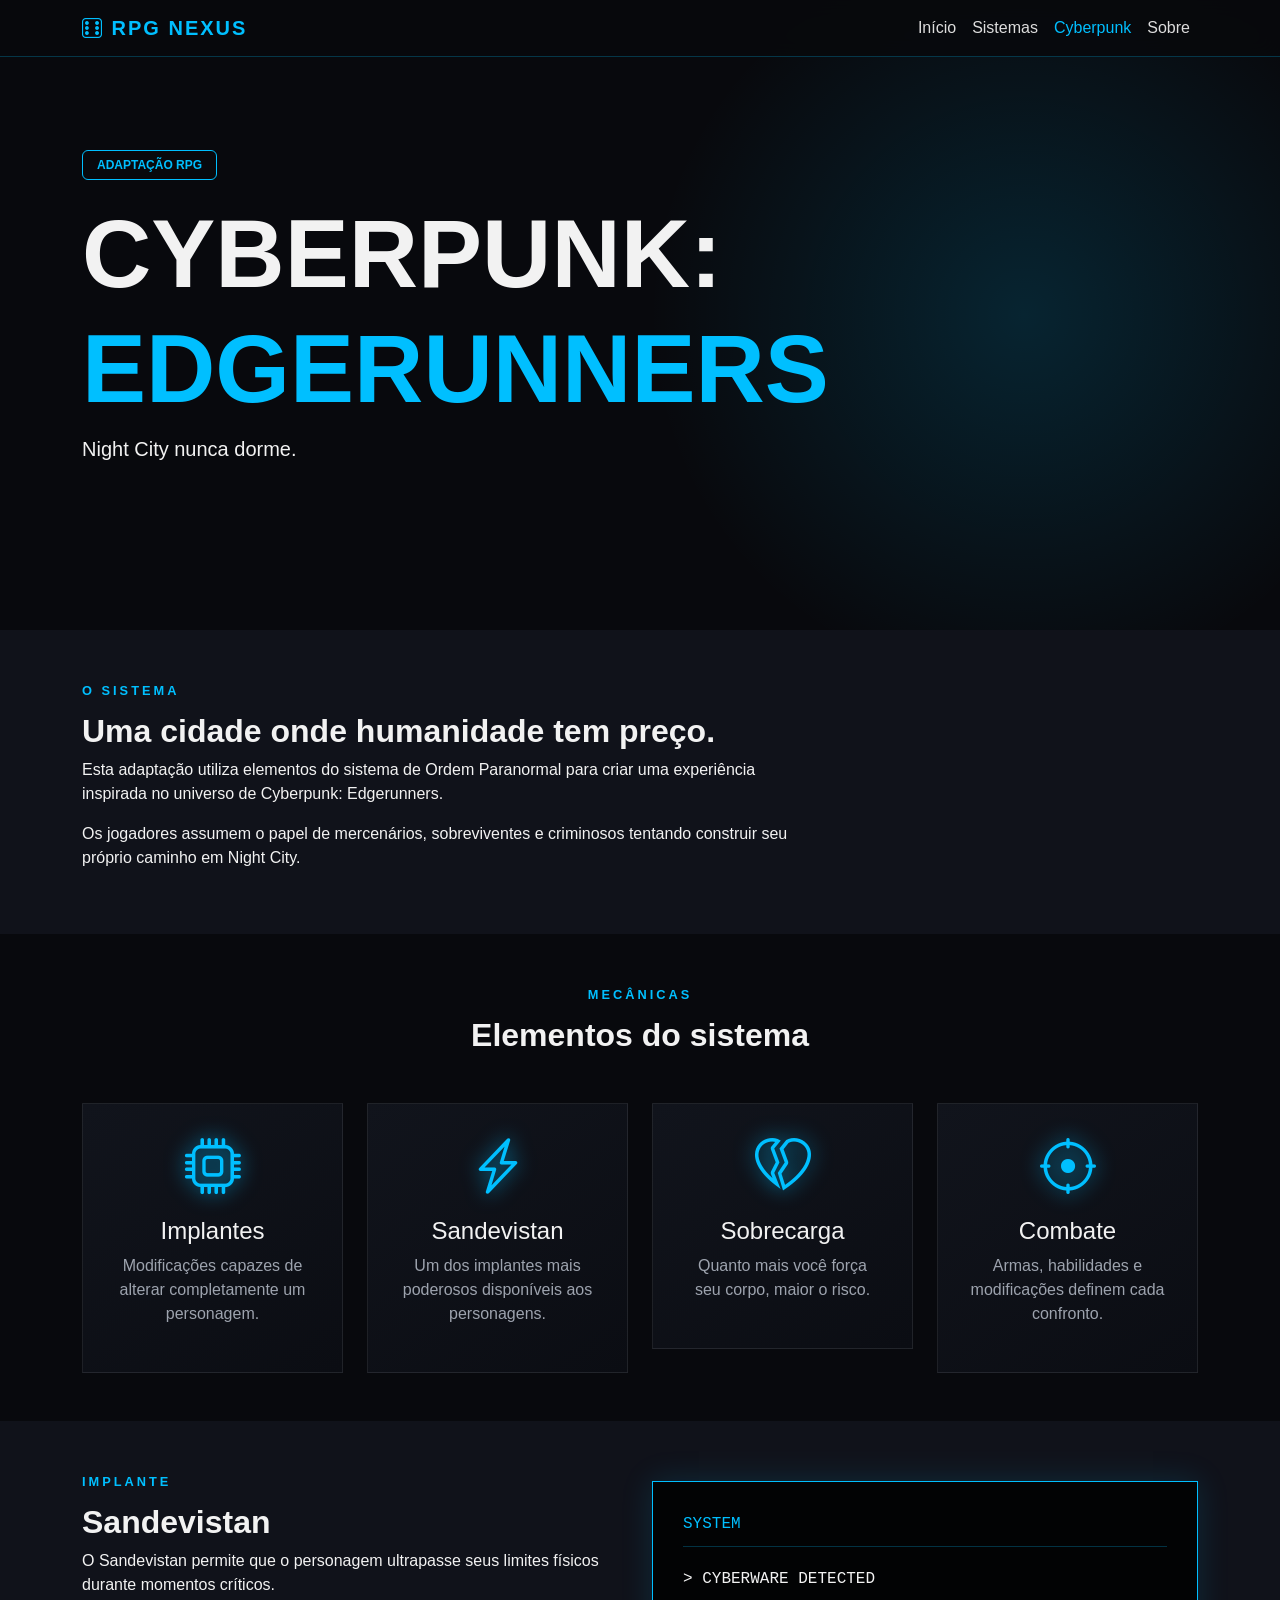
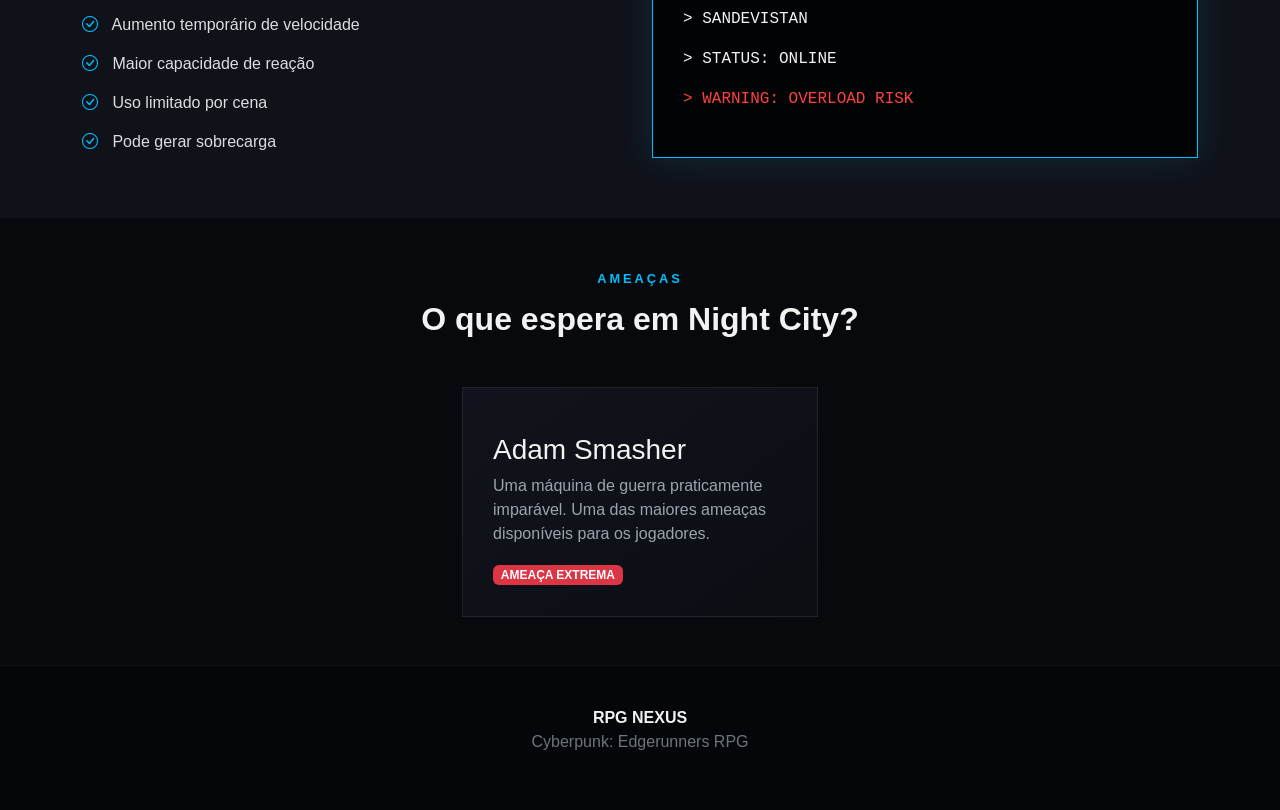
<file: Interfaces Web/3-Bimestre/RPG-NEXUS/cyberpunk.html>
<!DOCTYPE html>
<html lang="pt-BR">

<head>

    <meta charset="UTF-8">
    <meta name="viewport" content="width=device-width, initial-scale=1.0">

    <title>Cyberpunk | RPG Nexus</title>

    <link 
        href="https://cdn.jsdelivr.net/npm/bootstrap@5.3.3/dist/css/bootstrap.min.css" 
        rel="stylesheet"
    >

    <link 
        rel="stylesheet" 
        href="https://cdn.jsdelivr.net/npm/bootstrap-icons@1.11.3/font/bootstrap-icons.min.css"
    >

    <link rel="stylesheet" href="css/style.css">

</head>


<body>


<nav class="navbar navbar-expand-lg navbar-dark fixed-top">

    <div class="container">

        <a class="navbar-brand fw-bold" href="index.html">
            <i class="bi bi-dice-6"></i> RPG NEXUS
        </a>

        <button 
            class="navbar-toggler"
            data-bs-toggle="collapse"
            data-bs-target="#menu"
        >

            <span class="navbar-toggler-icon"></span>

        </button>


        <div class="collapse navbar-collapse" id="menu">

            <ul class="navbar-nav ms-auto">

                <li class="nav-item">
                    <a class="nav-link" href="index.html">
                        Início
                    </a>
                </li>

                <li class="nav-item">
                    <a class="nav-link" href="sistemas.html">
                        Sistemas
                    </a>
                </li>

                <li class="nav-item">
                    <a class="nav-link active" href="cyberpunk.html">
                        Cyberpunk
                    </a>
                </li>

                <li class="nav-item">
                    <a class="nav-link" href="sobre.html">
                        Sobre
                    </a>
                </li>

            </ul>

        </div>

    </div>

</nav>


<header class="cyber-header">

    <div class="container">

        <span class="badge cyber-badge">
            ADAPTAÇÃO RPG
        </span>

        <h1 class="mt-3">
            CYBERPUNK:
            <span>EDGERUNNERS</span>
        </h1>

        <p class="lead">
            Night City nunca dorme.
        </p>

    </div>

</header>


<section class="section-dark py-5">

    <div class="container">

        <div class="row">

            <div class="col-lg-8">

                <span class="section-tag">
                    O SISTEMA
                </span>

                <h2 class="section-title">
                    Uma cidade onde humanidade tem preço.
                </h2>

                <p>
                    Esta adaptação utiliza elementos do sistema
                    de Ordem Paranormal para criar uma experiência
                    inspirada no universo de Cyberpunk: Edgerunners.
                </p>

                <p>
                    Os jogadores assumem o papel de mercenários,
                    sobreviventes e criminosos tentando construir
                    seu próprio caminho em Night City.
                </p>

            </div>

        </div>

    </div>

</section>


<!-- MECÂNICAS -->

<section class="py-5">

    <div class="container">

        <div class="text-center mb-5">

            <span class="section-tag">
                MECÂNICAS
            </span>

            <h2 class="section-title">
                Elementos do sistema
            </h2>

        </div>


        <div class="row g-4">


            <div class="col-md-6 col-lg-3">

                <div class="system-card text-center">

                    <i class="bi bi-cpu display-4 neon-icon"></i>

                    <h4 class="mt-3">
                        Implantes
                    </h4>

                    <p>
                        Modificações capazes de alterar
                        completamente um personagem.
                    </p>

                </div>

            </div>


            <div class="col-md-6 col-lg-3">

                <div class="system-card text-center">

                    <i class="bi bi-lightning-charge display-4 neon-icon"></i>

                    <h4 class="mt-3">
                        Sandevistan
                    </h4>

                    <p>
                        Um dos implantes mais poderosos
                        disponíveis aos personagens.
                    </p>

                </div>

            </div>


            <div class="col-md-6 col-lg-3">

                <div class="system-card text-center">

                    <i class="bi bi-heartbreak display-4 neon-icon"></i>

                    <h4 class="mt-3">
                        Sobrecarga
                    </h4>

                    <p>
                        Quanto mais você força seu corpo,
                        maior o risco.
                    </p>

                </div>

            </div>


            <div class="col-md-6 col-lg-3">

                <div class="system-card text-center">

                    <i class="bi bi-crosshair display-4 neon-icon"></i>

                    <h4 class="mt-3">
                        Combate
                    </h4>

                    <p>
                        Armas, habilidades e modificações
                        definem cada confronto.
                    </p>

                </div>

            </div>


        </div>

    </div>

</section>


<!-- SANDEVISTAN -->

<section class="section-dark py-5">

    <div class="container">

        <div class="row align-items-center">

            <div class="col-lg-6">

                <span class="section-tag">
                    IMPLANTE
                </span>

                <h2 class="section-title">
                    Sandevistan
                </h2>

                <p>
                    O Sandevistan permite que o personagem
                    ultrapasse seus limites físicos durante
                    momentos críticos.
                </p>

                <ul class="cyber-list">

                    <li>
                        <i class="bi bi-check-circle"></i>
                        Aumento temporário de velocidade
                    </li>

                    <li>
                        <i class="bi bi-check-circle"></i>
                        Maior capacidade de reação
                    </li>

                    <li>
                        <i class="bi bi-check-circle"></i>
                        Uso limitado por cena
                    </li>

                    <li>
                        <i class="bi bi-check-circle"></i>
                        Pode gerar sobrecarga
                    </li>

                </ul>

            </div>


            <div class="col-lg-6 text-center">

                <div class="cyber-terminal">

                    <div class="terminal-header">
                        SYSTEM
                    </div>

                    <p>
                        > CYBERWARE DETECTED
                    </p>

                    <p>
                        > SANDEVISTAN
                    </p>

                    <p>
                        > STATUS: ONLINE
                    </p>

                    <p class="terminal-warning">
                        > WARNING: OVERLOAD RISK
                    </p>

                </div>

            </div>

        </div>

    </div>

</section>


<!-- AMEAÇAS -->

<section class="py-5">

    <div class="container">

        <div class="text-center mb-5">

            <span class="section-tag">
                AMEAÇAS
            </span>

            <h2 class="section-title">
                O que espera em Night City?
            </h2>

        </div>


        <div class="row justify-content-center">

            <div class="col-md-6 col-lg-4">

                <div class="system-card">

                    <div class="card-icon">
                        <i class="bi bi-skull"></i>
                    </div>

                    <h3>
                        Adam Smasher
                    </h3>

                    <p>
                        Uma máquina de guerra praticamente
                        imparável. Uma das maiores ameaças
                        disponíveis para os jogadores.
                    </p>

                    <span class="badge bg-danger">
                        AMEAÇA EXTREMA
                    </span>

                </div>

            </div>

        </div>

    </div>

</section>


<footer>

    <div class="container text-center">

        <strong>RPG NEXUS</strong>

        <p class="text-secondary">
            Cyberpunk: Edgerunners RPG
        </p>

    </div>

</footer>


<script 
src="https://cdn.jsdelivr.net/npm/bootstrap@5.3.3/dist/js/bootstrap.bundle.min.js">
</script>

<script src="js/script.js"></script>

</body>

</html>
</file>
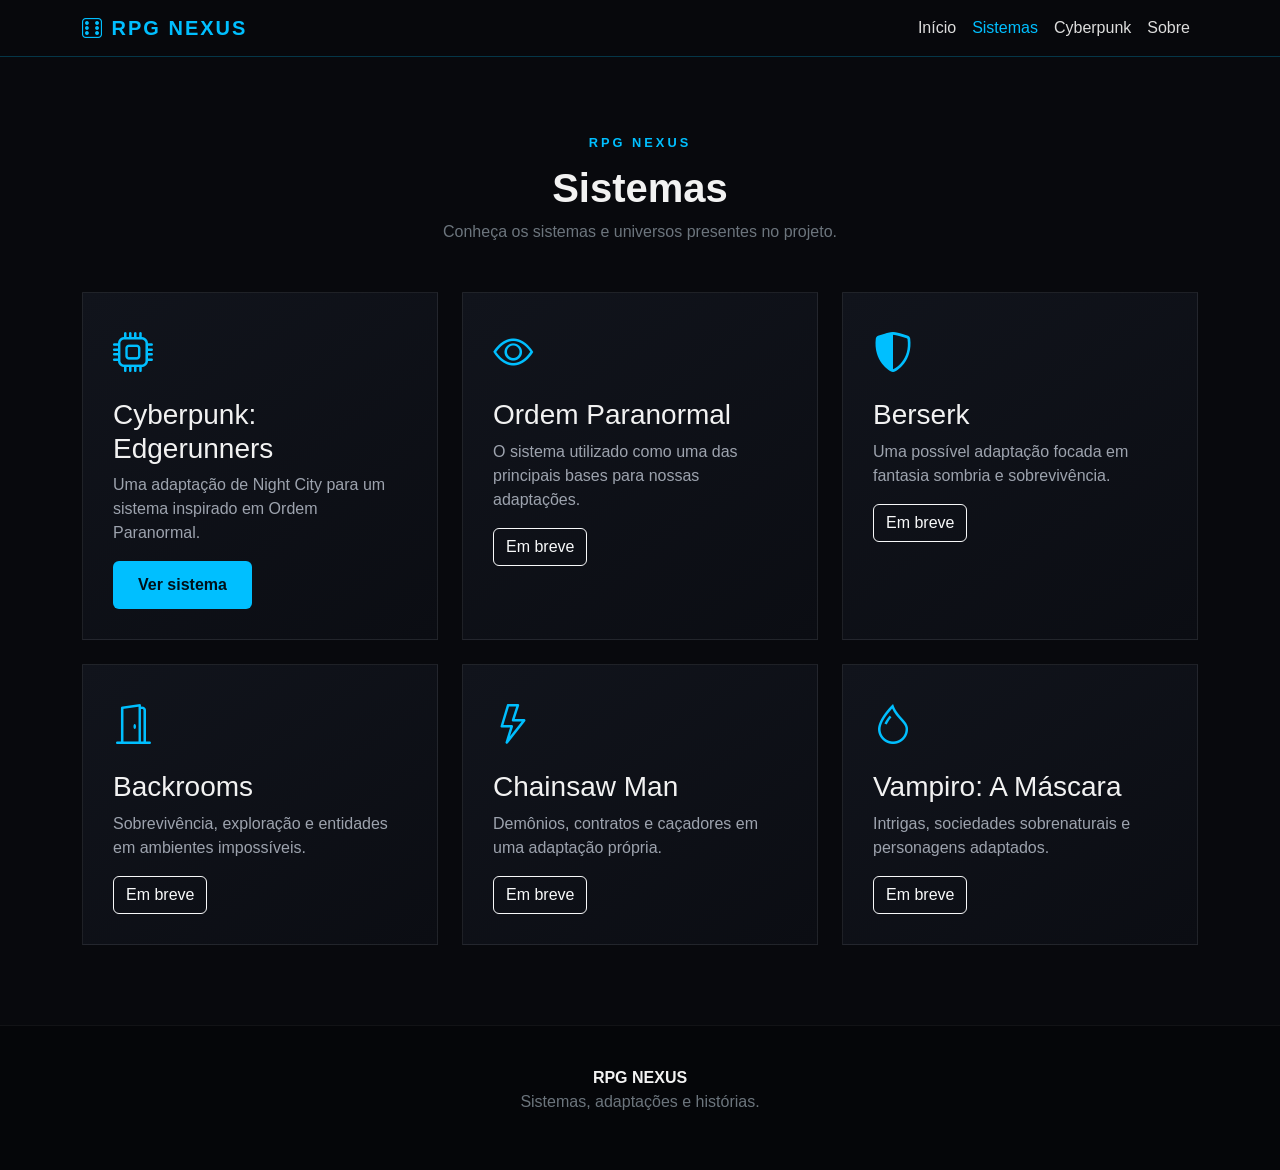
<file: Interfaces Web/3-Bimestre/RPG-NEXUS/sistemas.html>
<!DOCTYPE html>
<html lang="pt-BR">
<head>

    <meta charset="UTF-8">
    <meta name="viewport" content="width=device-width, initial-scale=1.0">

    <title>Sistemas | RPG Nexus</title>

    <link 
        href="https://cdn.jsdelivr.net/npm/bootstrap@5.3.3/dist/css/bootstrap.min.css" 
        rel="stylesheet"
    >

    <link 
        rel="stylesheet" 
        href="https://cdn.jsdelivr.net/npm/bootstrap-icons@1.11.3/font/bootstrap-icons.min.css"
    >

    <link rel="stylesheet" href="css/style.css">

</head>

<body>


<!-- NAVBAR -->

<nav class="navbar navbar-expand-lg navbar-dark fixed-top">

    <div class="container">

        <a class="navbar-brand fw-bold" href="index.html">
            <i class="bi bi-dice-6"></i> RPG NEXUS
        </a>

        <button 
            class="navbar-toggler"
            data-bs-toggle="collapse"
            data-bs-target="#menu"
        >

            <span class="navbar-toggler-icon"></span>

        </button>


        <div class="collapse navbar-collapse" id="menu">

            <ul class="navbar-nav ms-auto">

                <li class="nav-item">
                    <a class="nav-link" href="index.html">
                        Início
                    </a>
                </li>

                <li class="nav-item">
                    <a class="nav-link active" href="sistemas.html">
                        Sistemas
                    </a>
                </li>

                <li class="nav-item">
                    <a class="nav-link" href="cyberpunk.html">
                        Cyberpunk
                    </a>
                </li>

                <li class="nav-item">
                    <a class="nav-link" href="sobre.html">
                        Sobre
                    </a>
                </li>

            </ul>

        </div>

    </div>

</nav>


<!-- CONTEÚDO -->

<main class="page-content">

    <div class="container">

        <div class="text-center mb-5">

            <span class="section-tag">
                RPG NEXUS
            </span>

            <h1 class="section-title">
                Sistemas
            </h1>

            <p class="text-secondary">
                Conheça os sistemas e universos presentes
                no projeto.
            </p>

        </div>


        <div class="row g-4">


            <!-- CYBERPUNK -->

            <div class="col-md-6 col-lg-4">

                <div class="system-card h-100">

                    <div class="card-icon">
                        <i class="bi bi-cpu"></i>
                    </div>

                    <h3>
                        Cyberpunk: Edgerunners
                    </h3>

                    <p>
                        Uma adaptação de Night City para um sistema
                        inspirado em Ordem Paranormal.
                    </p>

                    <a 
                        href="cyberpunk.html"
                        class="btn btn-neon"
                    >
                        Ver sistema
                    </a>

                </div>

            </div>


            <!-- ORDEM -->

            <div class="col-md-6 col-lg-4">

                <div class="system-card h-100">

                    <div class="card-icon">
                        <i class="bi bi-eye"></i>
                    </div>

                    <h3>
                        Ordem Paranormal
                    </h3>

                    <p>
                        O sistema utilizado como uma das principais
                        bases para nossas adaptações.
                    </p>

                    <button class="btn btn-outline-light">
                        Em breve
                    </button>

                </div>

            </div>


            <!-- BERSERK -->

            <div class="col-md-6 col-lg-4">

                <div class="system-card h-100">

                    <div class="card-icon">
                        <i class="bi bi-shield-shaded"></i>
                    </div>

                    <h3>
                        Berserk
                    </h3>

                    <p>
                        Uma possível adaptação focada em fantasia
                        sombria e sobrevivência.
                    </p>

                    <button class="btn btn-outline-light">
                        Em breve
                    </button>

                </div>

            </div>


            <!-- BACKROOMS -->

            <div class="col-md-6 col-lg-4">

                <div class="system-card h-100">

                    <div class="card-icon">
                        <i class="bi bi-door-open"></i>
                    </div>

                    <h3>
                        Backrooms
                    </h3>

                    <p>
                        Sobrevivência, exploração e entidades
                        em ambientes impossíveis.
                    </p>

                    <button class="btn btn-outline-light">
                        Em breve
                    </button>

                </div>

            </div>


            <!-- CHAINSAW -->

            <div class="col-md-6 col-lg-4">

                <div class="system-card h-100">

                    <div class="card-icon">
                        <i class="bi bi-lightning"></i>
                    </div>

                    <h3>
                        Chainsaw Man
                    </h3>

                    <p>
                        Demônios, contratos e caçadores em uma
                        adaptação própria.
                    </p>

                    <button class="btn btn-outline-light">
                        Em breve
                    </button>

                </div>

            </div>


            <!-- VAMPIRO -->

            <div class="col-md-6 col-lg-4">

                <div class="system-card h-100">

                    <div class="card-icon">
                        <i class="bi bi-droplet"></i>
                    </div>

                    <h3>
                        Vampiro: A Máscara
                    </h3>

                    <p>
                        Intrigas, sociedades sobrenaturais e
                        personagens adaptados.
                    </p>

                    <button class="btn btn-outline-light">
                        Em breve
                    </button>

                </div>

            </div>


        </div>

    </div>

</main>


<footer>

    <div class="container text-center">

        <strong>RPG NEXUS</strong>

        <p class="text-secondary">
            Sistemas, adaptações e histórias.
        </p>

    </div>

</footer>


<script 
src="https://cdn.jsdelivr.net/npm/bootstrap@5.3.3/dist/js/bootstrap.bundle.min.js">
</script>

<script src="js/script.js"></script>

</body>
</html>
</file>
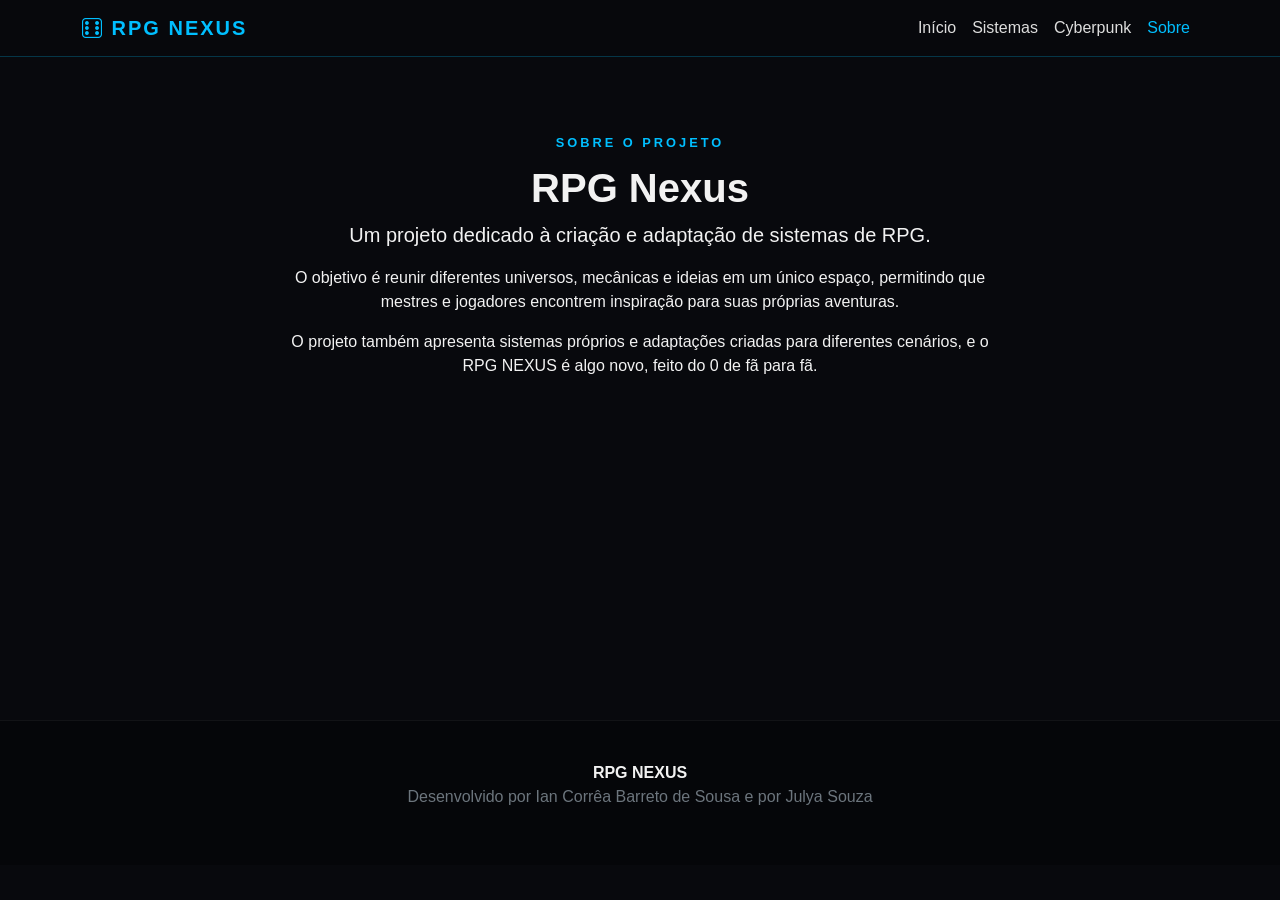
<file: Interfaces Web/3-Bimestre/RPG-NEXUS/sobre.html>
<!DOCTYPE html>
<html lang="pt-BR">

<head>

    <meta charset="UTF-8">
    <meta name="viewport" content="width=device-width, initial-scale=1.0">

    <title>Sobre | RPG Nexus</title>

    <link 
        href="https://cdn.jsdelivr.net/npm/bootstrap@5.3.3/dist/css/bootstrap.min.css" 
        rel="stylesheet"
    >

    <link 
        rel="stylesheet" 
        href="https://cdn.jsdelivr.net/npm/bootstrap-icons@1.11.3/font/bootstrap-icons.min.css"
    >

    <link rel="stylesheet" href="css/style.css">

</head>

<body>


<nav class="navbar navbar-expand-lg navbar-dark fixed-top">

    <div class="container">

        <a class="navbar-brand fw-bold" href="index.html">
            <i class="bi bi-dice-6"></i> RPG NEXUS
        </a>

        <button 
            class="navbar-toggler"
            data-bs-toggle="collapse"
            data-bs-target="#menu"
        >

            <span class="navbar-toggler-icon"></span>

        </button>


        <div class="collapse navbar-collapse" id="menu">

            <ul class="navbar-nav ms-auto">

                <li class="nav-item">
                    <a class="nav-link" href="index.html">
                        Início
                    </a>
                </li>

                <li class="nav-item">
                    <a class="nav-link" href="sistemas.html">
                        Sistemas
                    </a>
                </li>

                <li class="nav-item">
                    <a class="nav-link" href="cyberpunk.html">
                        Cyberpunk
                    </a>
                </li>

                <li class="nav-item">
                    <a class="nav-link active" href="sobre.html">
                        Sobre
                    </a>
                </li>

            </ul>

        </div>

    </div>

</nav>


<main class="page-content">

    <div class="container">

        <div class="row justify-content-center">

            <div class="col-lg-8 text-center">

                <span class="section-tag">
                    SOBRE O PROJETO
                </span>

                <h1 class="section-title">
                    RPG Nexus
                </h1>

                <p class="lead">
                    Um projeto dedicado à criação e adaptação
                    de sistemas de RPG.
                </p>

                <p>
                    O objetivo é reunir diferentes universos,
                    mecânicas e ideias em um único espaço,
                    permitindo que mestres e jogadores encontrem
                    inspiração para suas próprias aventuras.
                </p>

                <p>
                    O projeto também apresenta sistemas próprios
                    e adaptações criadas para diferentes cenários,
                    e o RPG NEXUS é algo novo, feito do 0 de fã para fã.
                </p>

            </div>

        </div>

    </div>

</main>


<footer>

    <div class="container text-center">

        <strong>RPG NEXUS</strong>

        <p class="text-secondary">
            Desenvolvido por Ian Corrêa Barreto de Sousa e por Julya Souza
        </p>

    </div>

</footer>


<script 
src="https://cdn.jsdelivr.net/npm/bootstrap@5.3.3/dist/js/bootstrap.bundle.min.js">
</script>

<script src="js/script.js"></script>

</body>

</html>
</file>
<file: Interfaces Web/3-Bimestre/CLOUDSAW/style.css>
/* =========================================================
   CLOUDSAW
   Site sobre Computação em Nuvem
   Estilo: Mangá / Cyberpunk / Vermelho e Preto
   ========================================================= */


/* =========================================================
   1. CONFIGURAÇÕES GERAIS
   ========================================================= */

* {
    margin: 0;
    padding: 0;
    box-sizing: border-box;
}

html {
    scroll-behavior: smooth;
}

body {
    background-color: #080808;
    color: #f5f5f5;
    font-family: Arial, Helvetica, sans-serif;
    line-height: 1.6;
}


/* =========================================================
   2. VARIÁVEIS DE CORES
   ========================================================= */

:root {
    --vermelho: #d00000;
    --vermelho-escuro: #8b0000;
    --preto: #080808;
    --preto-card: #111111;
    --cinza: #1c1c1c;
    --cinza-claro: #bdbdbd;
    --branco: #ffffff;
}


/* =========================================================
   3. BARRA DE NAVEGAÇÃO
   ========================================================= */

header {
    background-color: #0b0b0b;
    border-bottom: 3px solid var(--vermelho);

    position: sticky;
    top: 0;

    z-index: 1000;

    padding: 15px 6%;
}

nav {
    display: flex;
    justify-content: space-between;
    align-items: center;

    max-width: 1200px;
    margin: auto;
}


/* Logo */

.logo {
    font-family: Impact, Haettenschweiler, 'Arial Narrow Bold', sans-serif;

    font-size: 32px;
    letter-spacing: 3px;

    color: var(--vermelho);

    text-decoration: none;

    text-shadow:
        2px 2px 0 #ffffff,
        4px 4px 0 #000000;
}


/* Menu */

nav ul {
    display: flex;

    list-style: none;

    gap: 25px;
}

nav ul li a {
    color: var(--branco);

    text-decoration: none;

    font-weight: bold;

    text-transform: uppercase;

    font-size: 14px;

    transition: 0.3s;
}

nav ul li a:hover {
    color: var(--vermelho);

    text-shadow:
        0 0 5px var(--vermelho),
        0 0 10px var(--vermelho);
}


/* =========================================================
   4. SEÇÃO PRINCIPAL / HERO
   ========================================================= */

.hero {
    min-height: 90vh;

    display: flex;

    justify-content: center;
    align-items: center;

    text-align: center;

    padding: 50px 20px;

    position: relative;

    overflow: hidden;

    background-color: var(--preto);
}


/* Efeito de linhas de mangá */

.hero::before {
    content: "";

    position: absolute;

    inset: 0;

    background:
        repeating-linear-gradient(
            45deg,
            transparent,
            transparent 12px,
            rgba(255, 255, 255, 0.025) 12px,
            rgba(255, 255, 255, 0.025) 14px
        );

    pointer-events: none;
}


/* Conteúdo do Hero */

.hero-content {
    position: relative;

    z-index: 2;

    max-width: 900px;
}


/* Título principal */

.hero h1 {
    font-family: Impact, Haettenschweiler, 'Arial Narrow Bold', sans-serif;

    font-size: clamp(70px, 14vw, 160px);

    color: var(--vermelho);

    letter-spacing: 8px;

    line-height: 0.9;

    text-transform: uppercase;

    text-shadow:
        5px 5px 0 var(--branco),
        10px 10px 0 #000000;

    animation: aparecer 1s ease;
}


/* Subtítulo */

.hero h2 {
    margin-top: 25px;

    font-size: clamp(25px, 5vw, 45px);

    text-transform: uppercase;

    letter-spacing: 2px;
}

.hero p {
    max-width: 700px;

    margin: 25px auto 0;

    color: var(--cinza-claro);

    font-size: 18px;
}


/* =========================================================
   5. BOTÕES
   ========================================================= */

.btn {
    display: inline-block;

    margin-top: 30px;

    padding: 14px 35px;

    background-color: var(--vermelho);

    border: 2px solid var(--branco);

    color: var(--branco);

    text-decoration: none;

    font-weight: bold;

    text-transform: uppercase;

    letter-spacing: 1px;

    transition: 0.3s;

    box-shadow: 5px 5px 0 #000000;
}

.btn:hover {
    background-color: var(--branco);

    color: var(--vermelho);

    transform: translate(-3px, -3px);

    box-shadow: 8px 8px 0 var(--vermelho);
}


/* =========================================================
   6. CONTAINER PRINCIPAL
   ========================================================= */

.container {
    width: 90%;

    max-width: 1150px;

    margin: auto;

    padding: 80px 0;
}


/* =========================================================
   7. TÍTULOS
   ========================================================= */

.title {
    font-family: Impact, Haettenschweiler, 'Arial Narrow Bold', sans-serif;

    color: var(--vermelho);

    font-size: clamp(40px, 6vw, 65px);

    text-transform: uppercase;

    letter-spacing: 2px;

    margin-bottom: 30px;

    text-shadow: 3px 3px 0 #000000;
}


/* Linha abaixo dos títulos */

.title::after {
    content: "";

    display: block;

    width: 100px;

    height: 5px;

    background-color: var(--branco);

    margin-top: 10px;
}


/* =========================================================
   8. TEXTOS
   ========================================================= */

.text {
    color: #cccccc;

    font-size: 18px;

    line-height: 1.8;

    margin-bottom: 25px;
}

.highlight {
    color: var(--vermelho);

    font-weight: bold;
}


/* =========================================================
   9. CARDS
   ========================================================= */

.cards {
    display: grid;

    grid-template-columns:
        repeat(auto-fit, minmax(240px, 1fr));

    gap: 25px;

    margin-top: 40px;
}


.card {
    background-color: var(--preto-card);

    border: 2px solid #333333;

    padding: 30px;

    position: relative;

    transition: 0.3s;

    overflow: hidden;
}


/* Barra vermelha lateral */

.card::before {
    content: "";

    position: absolute;

    left: 0;
    top: 0;

    width: 5px;
    height: 100%;

    background-color: var(--vermelho);

    transform: scaleY(0);

    transition: 0.3s;

    transform-origin: bottom;
}


.card:hover {
    transform: translateY(-8px);

    border-color: var(--vermelho);

    box-shadow: 8px 8px 0 var(--vermelho);
}


.card:hover::before {
    transform: scaleY(1);
}


/* Título dos cards */

.card h3 {
    font-family: Impact, Haettenschweiler, 'Arial Narrow Bold', sans-serif;

    color: var(--vermelho);

    font-size: 30px;

    text-transform: uppercase;

    letter-spacing: 1px;

    margin-bottom: 15px;
}


.card p {
    color: #bbbbbb;

    line-height: 1.7;
}


/* =========================================================
   10. ÍCONES / NÚMEROS
   ========================================================= */

.card-number {
    font-family: Impact, Haettenschweiler, 'Arial Narrow Bold', sans-serif;

    color: #333333;

    font-size: 50px;

    position: absolute;

    right: 15px;
    top: 5px;
}


/* =========================================================
   11. BANNER VERMELHO
   ========================================================= */

.banner {
    background-color: var(--vermelho);

    color: var(--branco);

    padding: 70px 8%;

    text-align: center;

    transform: skewY(-2deg);

    margin: 40px 0;
}


.banner-content {
    transform: skewY(2deg);
}


.banner h2 {
    font-family: Impact, Haettenschweiler, 'Arial Narrow Bold', sans-serif;

    font-size: clamp(35px, 6vw, 65px);

    text-transform: uppercase;

    letter-spacing: 2px;
}


.banner p {
    margin-top: 15px;

    font-size: 18px;
}


/* =========================================================
   12. TABELAS
   ========================================================= */

.table-container {
    width: 100%;

    overflow-x: auto;

    margin-top: 40px;
}


table {
    width: 100%;

    border-collapse: collapse;

    min-width: 600px;
}


th,
td {
    padding: 18px;

    border: 1px solid #444444;

    text-align: left;
}


th {
    background-color: var(--vermelho);

    color: var(--branco);

    text-transform: uppercase;
}


td {
    background-color: var(--preto-card);

    color: #cccccc;
}


tr:hover td {
    background-color: #191919;
}


/* =========================================================
   13. LISTAS
   ========================================================= */

.lista {
    margin: 25px 0;

    padding-left: 25px;

    color: #cccccc;
}


.lista li {
    margin-bottom: 12px;
}


.lista li::marker {
    color: var(--vermelho);
}


/* =========================================================
   14. PAINÉIS DE MANGÁ
   ========================================================= */

.manga-panel {
    background-color: #eeeeee;

    color: #080808;

    border: 5px solid #000000;

    padding: 30px;

    margin: 40px 0;

    position: relative;

    box-shadow: 10px 10px 0 var(--vermelho);
}


.manga-panel h3 {
    color: #000000;

    font-family: Impact, Haettenschweiler, 'Arial Narrow Bold', sans-serif;

    font-size: 35px;

    text-transform: uppercase;

    margin-bottom: 15px;
}


.manga-panel p {
    line-height: 1.7;
}


/* =========================================================
   15. TEXTO DE IMPACTO
   ========================================================= */

.impact {
    font-family: Impact, Haettenschweiler, 'Arial Narrow Bold', sans-serif;

    font-size: clamp(40px, 8vw, 90px);

    color: var(--branco);

    text-transform: uppercase;

    transform: rotate(-3deg);

    text-shadow:
        5px 5px 0 var(--vermelho);

    margin: 50px 0;
}


/* =========================================================
   16. ONOMATOPEIAS
   ========================================================= */

.onomatopeia {
    position: absolute;

    font-family: Impact, Haettenschweiler, 'Arial Narrow Bold', sans-serif;

    color: var(--vermelho);

    font-size: 60px;

    transform: rotate(-10deg);

    opacity: 0.8;

    user-select: none;
}


/* =========================================================
   17. RODAPÉ
   ========================================================= */

footer {
    background-color: #050505;

    border-top: 2px solid #333333;

    text-align: center;

    padding: 35px 20px;

    color: #777777;
}


footer strong {
    color: var(--vermelho);
}


/* =========================================================
   18. ANIMAÇÕES
   ========================================================= */

@keyframes aparecer {

    from {
        opacity: 0;

        transform: translateY(30px);
    }

    to {
        opacity: 1;

        transform: translateY(0);
    }

}


/* =========================================================
   19. EFEITO GLITCH
   ========================================================= */

.glitch {
    position: relative;

    animation: glitch 3s infinite;
}


@keyframes glitch {

    0% {
        transform: translate(0);
    }

    95% {
        transform: translate(0);
    }

    96% {
        transform: translate(-3px, 2px);
    }

    97% {
        transform: translate(3px, -2px);
    }

    98% {
        transform: translate(-2px, 1px);
    }

    100% {
        transform: translate(0);
    }

}


/* =========================================================
   20. RESPONSIVIDADE
   ========================================================= */

@media (max-width: 800px) {

    header {
        padding: 15px 4%;
    }

    nav {
        flex-direction: column;

        gap: 15px;
    }

    nav ul {
        gap: 12px;

        justify-content: center;

        flex-wrap: wrap;
    }

    nav ul li a {
        font-size: 12px;
    }

    .logo {
        font-size: 28px;
    }

    .hero {
        min-height: 80vh;
    }

    .container {
        width: 88%;

        padding: 60px 0;
    }

    .card {
        padding: 25px;
    }

}


/* =========================================================
   21. CELULARES PEQUENOS
   ========================================================= */

@media (max-width: 500px) {

    nav ul {
        gap: 8px;
    }

    nav ul li a {
        font-size: 10px;
    }

    .hero h1 {
        font-size: 70px;

        letter-spacing: 3px;
    }

    .hero h2 {
        font-size: 25px;
    }

    .hero p {
        font-size: 16px;
    }

    .title {
        font-size: 42px;
    }

    .text {
        font-size: 16px;
    }

    .banner {
        padding: 50px 20px;
    }

}
</file>
<file: Interfaces Web/3-Bimestre/RPG-NEXUS/css/style.css>
/* =========================
   CONFIGURAÇÕES GERAIS
========================= */

:root {

    --bg: #08090d;
    --bg-secondary: #10121a;

    --blue: #00bfff;
    --blue-dark: #0066ff;

    --text: #f2f2f2;
    --muted: #9da3ae;

    --border: rgba(0, 191, 255, 0.25);

}

* {
    margin: 0;
    padding: 0;
    box-sizing: border-box;
}

body {

    background: var(--bg);

    color: var(--text);

    font-family:
        Arial,
        Helvetica,
        sans-serif;

}


/* =========================
   NAVBAR
========================= */

.navbar {

    background: rgba(8, 9, 13, 0.9);

    backdrop-filter: blur(10px);

    border-bottom:
        1px solid
        var(--border);

}

.navbar-brand {

    color: var(--blue) !important;

    letter-spacing: 2px;

}

.nav-link {

    color: #ddd !important;

    transition: 0.3s;

}

.nav-link:hover,
.nav-link.active {

    color: var(--blue) !important;

}


/* =========================
   HERO
========================= */

.hero {

    min-height: 100vh;

    display: flex;

    align-items: center;

    background:

        radial-gradient(
            circle at 70% 40%,
            rgba(0, 191, 255, 0.15),
            transparent 40%
        ),

        linear-gradient(
            135deg,
            #08090d,
            #0d111b
        );

}


.hero h1 {

    font-size: clamp(
        3rem,
        8vw,
        6rem
    );

    font-weight: 900;

    line-height: 0.95;

    letter-spacing: -3px;

}

.hero h1 span {

    color: var(--blue);

    text-shadow:
        0 0 15px rgba(0,191,255,.7);

}

.hero p {

    color: var(--muted);

    max-width: 650px;

}


/* =========================
   SEÇÕES
========================= */

.section-dark {

    background: var(--bg-secondary);

}

.page-content {

    min-height: 80vh;

    padding-top: 130px;

    padding-bottom: 80px;

}

.section-tag {

    color: var(--blue);

    font-size: 0.8rem;

    font-weight: bold;

    letter-spacing: 3px;

}

.section-title {

    font-weight: 800;

    margin-top: 10px;

}


/* =========================
   BOTÕES
========================= */

.btn-neon {

    background: var(--blue);

    color: #001018;

    border: none;

    font-weight: bold;

    padding:
        12px 25px;

    transition: 0.3s;

}

.btn-neon:hover {

    background: #fff;

    color: #000;

    box-shadow:
        0 0 20px
        rgba(0,191,255,.7);

    transform: translateY(-2px);

}


/* =========================
   BADGES
========================= */

.cyber-badge {

    background: transparent;

    border:
        1px solid
        var(--blue);

    color: var(--blue);

    padding:
        8px 14px;

}


/* =========================
   CARDS
========================= */

.system-card {

    background:
        linear-gradient(
            145deg,
            #11141c,
            #0b0d13
        );

    border:
        1px solid
        rgba(255,255,255,.08);

    padding: 30px;

    transition: 0.3s;

}

.system-card:hover {

    transform:
        translateY(-8px);

    border-color:
        var(--blue);

    box-shadow:
        0 10px 40px
        rgba(0,191,255,.12);

}

.system-card h3,
.system-card h4 {

    margin-top: 15px;

}

.system-card p {

    color: var(--muted);

}


/* =========================
   ÍCONES
========================= */

.card-icon {

    font-size: 2.5rem;

    color: var(--blue);

}

.neon-icon {

    color: var(--blue);

    text-shadow:
        0 0 20px
        rgba(0,191,255,.7);

}


/* =========================
   CYBERPUNK
========================= */

.cyber-header {

    min-height: 70vh;

    display: flex;

    align-items: center;

    background:

        radial-gradient(
            circle at 80% 50%,
            rgba(0,191,255,.15),
            transparent 35%
        ),

        #08090d;

}

.cyber-header h1 {

    font-size:
        clamp(
            3rem,
            8vw,
            6rem
        );

    font-weight: 900;

}

.cyber-header h1 span {

    color: var(--blue);

}


/* =========================
   LISTA CYBERPUNK
========================= */

.cyber-list {

    list-style: none;

    padding: 0;

}

.cyber-list li {

    margin-bottom: 15px;

    color: #ddd;

}

.cyber-list i {

    color: var(--blue);

    margin-right: 10px;

}


/* =========================
   TERMINAL
========================= */

.cyber-terminal {

    background: #020304;

    border:
        1px solid
        var(--blue);

    padding: 30px;

    text-align: left;

    font-family:
        "Courier New",
        monospace;

    box-shadow:
        0 0 30px
        rgba(0,191,255,.15);

}

.terminal-header {

    color: var(--blue);

    border-bottom:
        1px solid
        var(--border);

    padding-bottom: 10px;

    margin-bottom: 20px;

}

.terminal-warning {

    color: #ff4040;

}


/* =========================
   DESTAQUE
========================= */

.cyber-card {

    background:

        linear-gradient(
            135deg,
            #101923,
            #090b10
        );

    border:
        1px solid
        var(--blue);

    box-shadow:
        0 0 30px
        rgba(0,191,255,.08);

}


/* =========================
   FOOTER
========================= */

footer {

    background: #050609;

    border-top:
        1px solid
        rgba(255,255,255,.05);

    padding: 40px 0;

}


/* =========================
   MOBILE
========================= */

@media (max-width: 768px) {

    .hero h1 {

        font-size: 3.2rem;

    }

    .cyber-header h1 {

        font-size: 3.2rem;

    }

}
</file>
